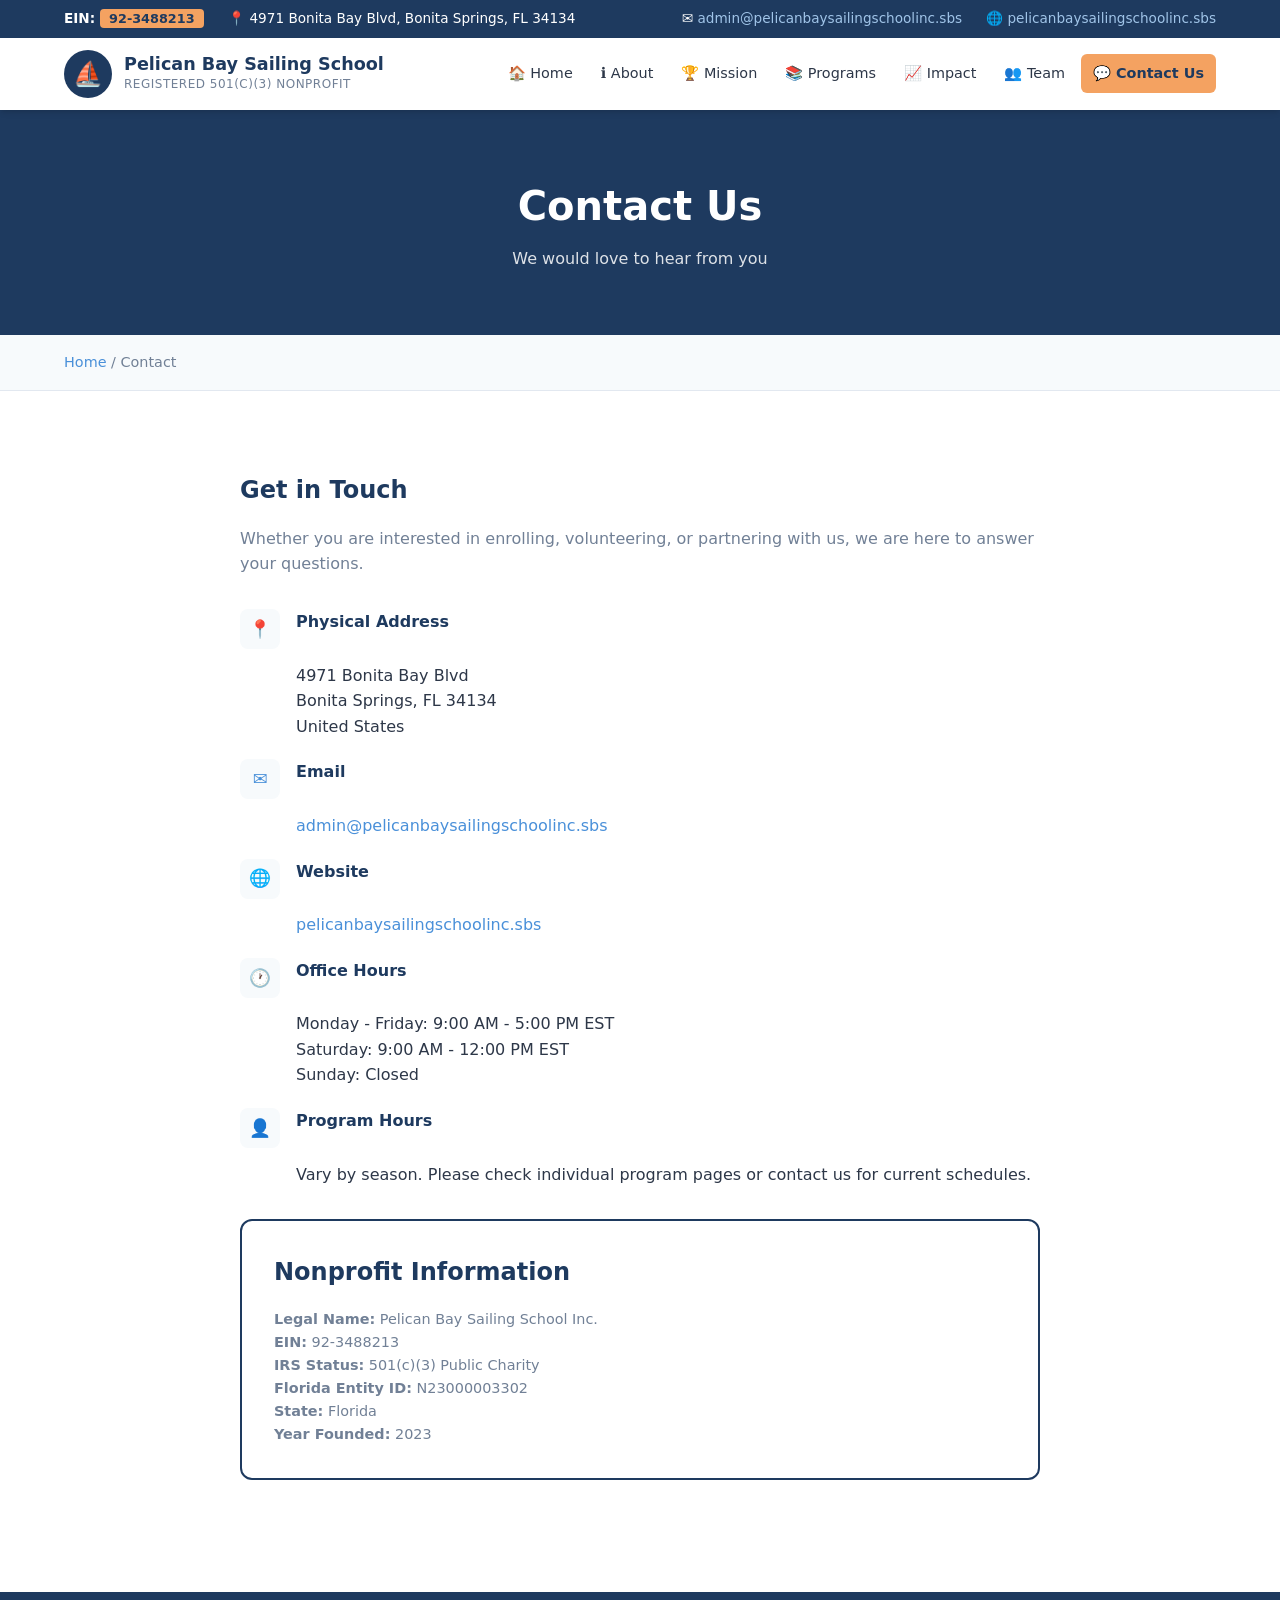
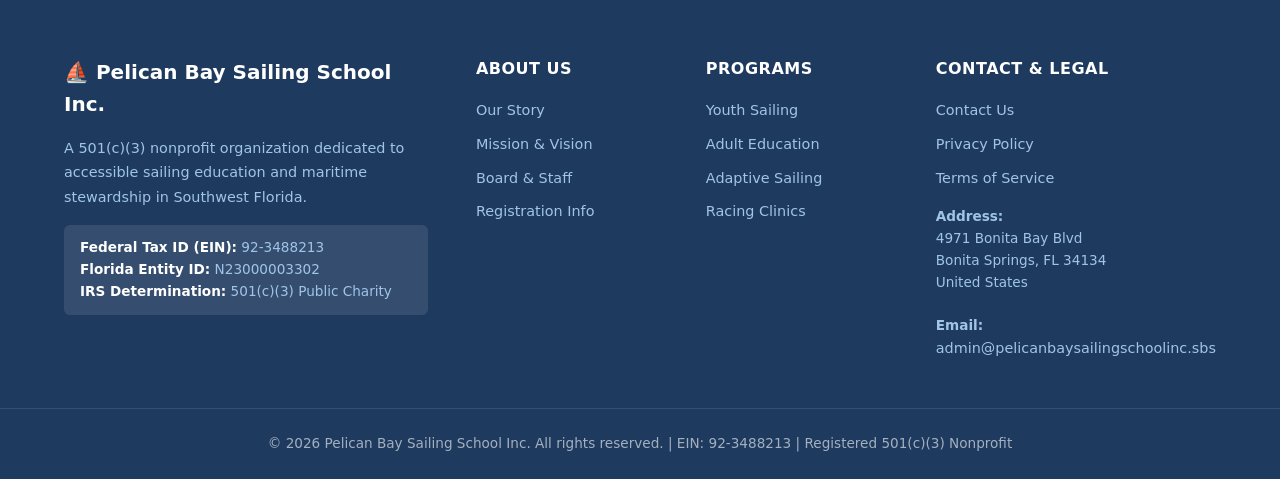
<file: contact.html>
<!DOCTYPE html>
<html lang="en">
<head>
  <meta charset="UTF-8">
  <meta name="viewport" content="width=device-width, initial-scale=1.0">
  <meta name="description" content="Contact Pelican Bay Sailing School Inc. at 4971 Bonita Bay Blvd, Bonita Springs, FL 34134. Email: admin@pelicanbaysailingschoolinc.sbs. EIN: 92-3488213.">
  <meta name="keywords" content="Pelican Bay Sailing School, sailing school Bonita Springs, nonprofit sailing Florida, 501c3 sailing education, youth sailing program, learn to sail Florida">
  <meta name="author" content="Pelican Bay Sailing School Inc.">
  <meta name="robots" content="index, follow">
  <link rel="canonical" href="https://pelicanbaysailingschoolinc.sbs/contact.html">
  <link rel="icon" type="image/svg+xml" href="images/logo-icon.svg">
  <title>Contact Us | Pelican Bay Sailing School Inc.</title>

  <!-- Open Graph -->
  <meta property="og:title" content="Contact Us | Pelican Bay Sailing School Inc.">
  <meta property="og:description" content="Contact Pelican Bay Sailing School Inc. at 4971 Bonita Bay Blvd, Bonita Springs, FL 34134. Email: admin@pelicanbaysailingschoolinc.sbs. EIN: 92-3488213.">
  <meta property="og:type" content="website">
  <meta property="og:url" content="https://pelicanbaysailingschoolinc.sbs/contact.html">
  <meta property="og:image" content="https://pelicanbaysailingschoolinc.sbs/images/og-image.jpg">
  <meta property="og:site_name" content="Pelican Bay Sailing School Inc.">

  <!-- Twitter Card -->
  <meta name="twitter:card" content="summary_large_image">
  <meta name="twitter:title" content="Contact Us | Pelican Bay Sailing School Inc.">
  <meta name="twitter:description" content="Contact Pelican Bay Sailing School Inc. at 4971 Bonita Bay Blvd, Bonita Springs, FL 34134. Email: admin@pelicanbaysailingschoolinc.sbs. EIN: 92-3488213.">

  <!-- Google Verification -->
  <meta name="google-site-verification" content="Pozbxaj-UjocbGTyTUbjS6zW-PMdNUOLQOpRGWnOACE">

  <!-- Schema.org Organization -->
  <script type="application/ld+json">
  {
    "@context": "https://schema.org",
    "@type": "NGO",
    "name": "Pelican Bay Sailing School Inc.",
    "alternateName": "Pelican Bay Sailing School",
    "url": "https://pelicanbaysailingschoolinc.sbs",
    "logo": "https://pelicanbaysailingschoolinc.sbs/images/logo-icon.svg",
    "description": "A 501(c)(3) nonprofit organization dedicated to providing accessible sailing education and maritime programs for youth and adults in Southwest Florida.",
    "nonprofitStatus": "Nonprofit501c3",
    "taxID": "92-3488213",
    "foundingDate": "2023",
    "address": {
      "@type": "PostalAddress",
      "streetAddress": "4971 Bonita Bay Blvd",
      "addressLocality": "Bonita Springs",
      "addressRegion": "FL",
      "postalCode": "34134",
      "addressCountry": "US"
    },
    "email": "admin@pelicanbaysailingschoolinc.sbs",
    "areaServed": {
      "@type": "City",
      "name": "Bonita Springs, Florida"
    },
    "sameAs": [
      "https://www.facebook.com/pelicanbaysailing",
      "https://www.instagram.com/pelicanbaysailing"
    ]
  }
  </script>

  <link rel="stylesheet" href="css/style.css">
  
</head>
<body>

<!-- Top Bar -->
<div class="top-bar">
  <div class="container">
    <div class="top-bar-left">
      <span><strong>EIN:</strong> <span class="ein-badge">92-3488213</span></span>
      <span>&#128205; 4971 Bonita Bay Blvd, Bonita Springs, FL 34134</span>
    </div>
    <div class="top-bar-right">
      <span>&#9993; <a href="mailto:admin@pelicanbaysailingschoolinc.sbs">admin@pelicanbaysailingschoolinc.sbs</a></span>
      <span>&#127760; <a href="https://pelicanbaysailingschoolinc.sbs">pelicanbaysailingschoolinc.sbs</a></span>
    </div>
  </div>
</div>

<!-- Header -->
<header class="site-header">
  <div class="container">
    <a href="index.html" class="logo">
      <div class="logo-icon">&#9973;</div>
      <div class="logo-text">
        <strong>Pelican Bay Sailing School</strong>
        <span>Registered 501(c)(3) Nonprofit</span>
      </div>
    </a>
    <button class="mobile-menu-btn" aria-label="Toggle menu">&#9776;</button>
    <nav class="main-nav">
      <ul>
        <li><a href="index.html">&#127968; Home</a></li>
        <li><a href="about.html">&#8505; About</a></li>
        <li><a href="mission.html">&#127942; Mission</a></li>
        <li><a href="programs.html">&#128218; Programs</a></li>
        <li><a href="impact.html">&#128200; Impact</a></li>
        <li><a href="team.html">&#128101; Team</a></li>
        <li><a href="contact.html" class="nav-cta">&#128172; Contact Us</a></li>
      </ul>
    </nav>
  </div>
</header>

<main>
  <div class="page-title">
    <div class="container">
      <h1>Contact Us</h1>
      <p>We would love to hear from you</p>
    </div>
  </div>

  <div class="breadcrumb">
    <div class="container">
      <a href="index.html">Home</a> / Contact
    </div>
  </div>

  <section class="section">
    <div class="container">
      <div class="contact-grid" style="grid-template-columns: 1fr; max-width: 800px; margin: 0 auto;">
        <div class="contact-info">
          <h3>Get in Touch</h3>
          <p style="color:var(--text-light);margin-bottom:2rem;">Whether you are interested in enrolling, volunteering, or partnering with us, we are here to answer your questions.</p>

          <div class="info-item">
            <div class="icon">&#128205;</div>
            <div>
              <strong>Physical Address</strong><br>
              4971 Bonita Bay Blvd<br>
              Bonita Springs, FL 34134<br>
              United States
            </div>
          </div>

          <div class="info-item">
            <div class="icon">&#9993;</div>
            <div>
              <strong>Email</strong><br>
              <a href="mailto:admin@pelicanbaysailingschoolinc.sbs">admin@pelicanbaysailingschoolinc.sbs</a>
            </div>
          </div>

          <div class="info-item">
            <div class="icon">&#127760;</div>
            <div>
              <strong>Website</strong><br>
              <a href="https://pelicanbaysailingschoolinc.sbs">pelicanbaysailingschoolinc.sbs</a>
            </div>
          </div>

          <div class="info-item">
            <div class="icon">&#128336;</div>
            <div>
              <strong>Office Hours</strong><br>
              Monday - Friday: 9:00 AM - 5:00 PM EST<br>
              Saturday: 9:00 AM - 12:00 PM EST<br>
              Sunday: Closed
            </div>
          </div>

          <div class="info-item">
            <div class="icon">&#128100;</div>
            <div>
              <strong>Program Hours</strong><br>
              Vary by season. Please check individual program pages or contact us for current schedules.
            </div>
          </div>

          <div class="reg-box" style="margin-top:2rem;">
            <h3>Nonprofit Information</h3>
            <p style="font-size:0.9rem;color:var(--text-light);line-height:1.6;">
              <strong>Legal Name:</strong> Pelican Bay Sailing School Inc.<br>
              <strong>EIN:</strong> 92-3488213<br>
              <strong>IRS Status:</strong> 501(c)(3) Public Charity<br>
              <strong>Florida Entity ID:</strong> N23000003302<br>
              <strong>State:</strong> Florida<br>
              <strong>Year Founded:</strong> 2023
            </p>
          </div>
        </div>
      </div>
    </div>
  </section>
</main>

<!-- Footer -->
<footer class="site-footer">
  <div class="footer-grid">
    <div class="footer-brand">
      <h3>&#9973; Pelican Bay Sailing School Inc.</h3>
      <p>A 501(c)(3) nonprofit organization dedicated to accessible sailing education and maritime stewardship in Southwest Florida.</p>
      <div class="ein-box">
        <strong>Federal Tax ID (EIN):</strong> 92-3488213<br>
        <strong>Florida Entity ID:</strong> N23000003302<br>
        <strong>IRS Determination:</strong> 501(c)(3) Public Charity
      </div>
    </div>
    <div class="footer-links">
      <h4>About Us</h4>
      <ul>
        <li><a href="about.html">Our Story</a></li>
        <li><a href="mission.html">Mission & Vision</a></li>
        <li><a href="team.html">Board & Staff</a></li>
        <li><a href="registration.html">Registration Info</a></li>
      </ul>
    </div>
    <div class="footer-links">
      <h4>Programs</h4>
      <ul>
        <li><a href="programs.html">Youth Sailing</a></li>
        <li><a href="programs.html">Adult Education</a></li>
        <li><a href="programs.html">Adaptive Sailing</a></li>
        <li><a href="programs.html">Racing Clinics</a></li>
      </ul>
    </div>
    <div class="footer-links">
      <h4>Contact & Legal</h4>
      <ul>
        <li><a href="contact.html">Contact Us</a></li>
        <li><a href="privacy.html">Privacy Policy</a></li>
        <li><a href="terms.html">Terms of Service</a></li>
      </ul>
      <p style="margin-top:1rem;font-size:0.85rem;">
        <strong>Address:</strong><br>
        4971 Bonita Bay Blvd<br>
        Bonita Springs, FL 34134<br>
        United States<br><br>
        <strong>Email:</strong><br>
        <a href="mailto:admin@pelicanbaysailingschoolinc.sbs" style="color:#a0c4e8;">admin@pelicanbaysailingschoolinc.sbs</a>
      </p>
    </div>
  </div>
  <div class="footer-bottom">
    <p>&copy; <span class="current-year"></span> Pelican Bay Sailing School Inc. All rights reserved. | EIN: 92-3488213 | Registered 501(c)(3) Nonprofit</p>
  </div>
</footer>

<script src="js/main.js"></script>
</body>
</html>
</file>
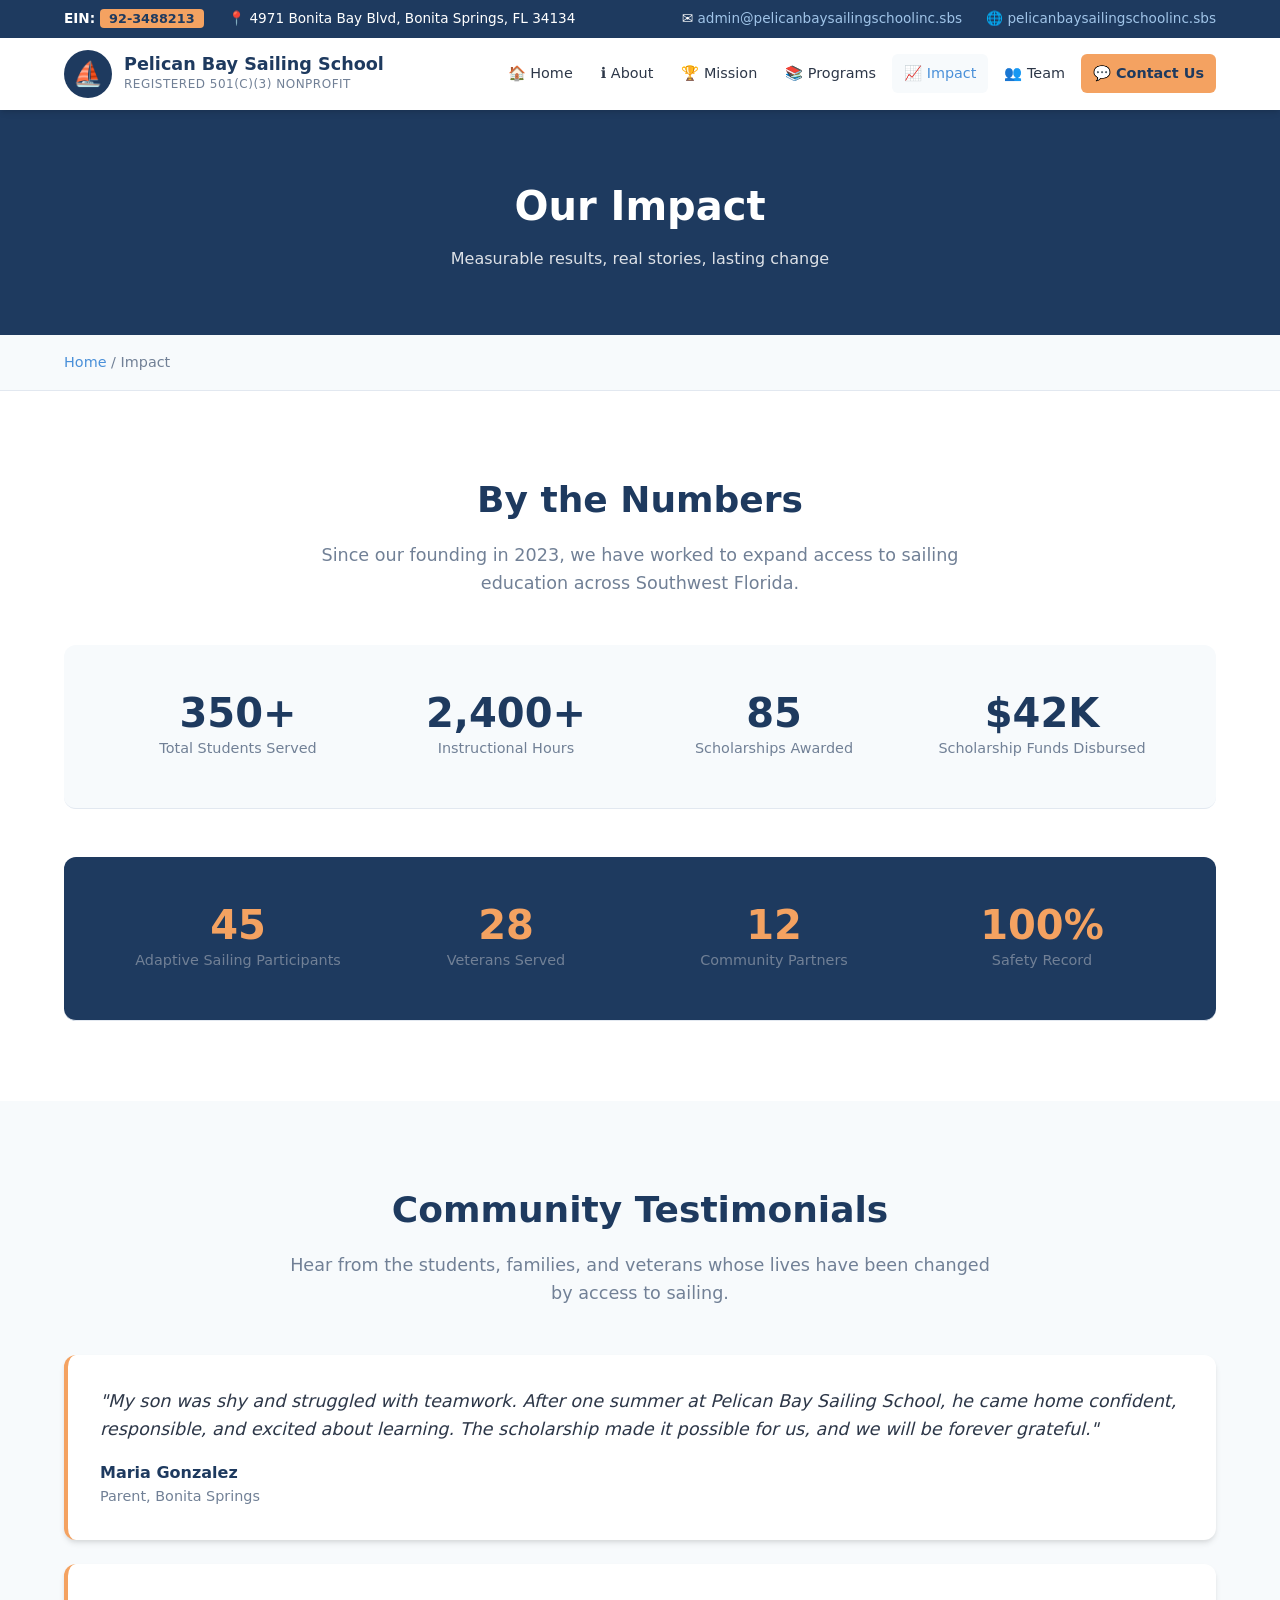
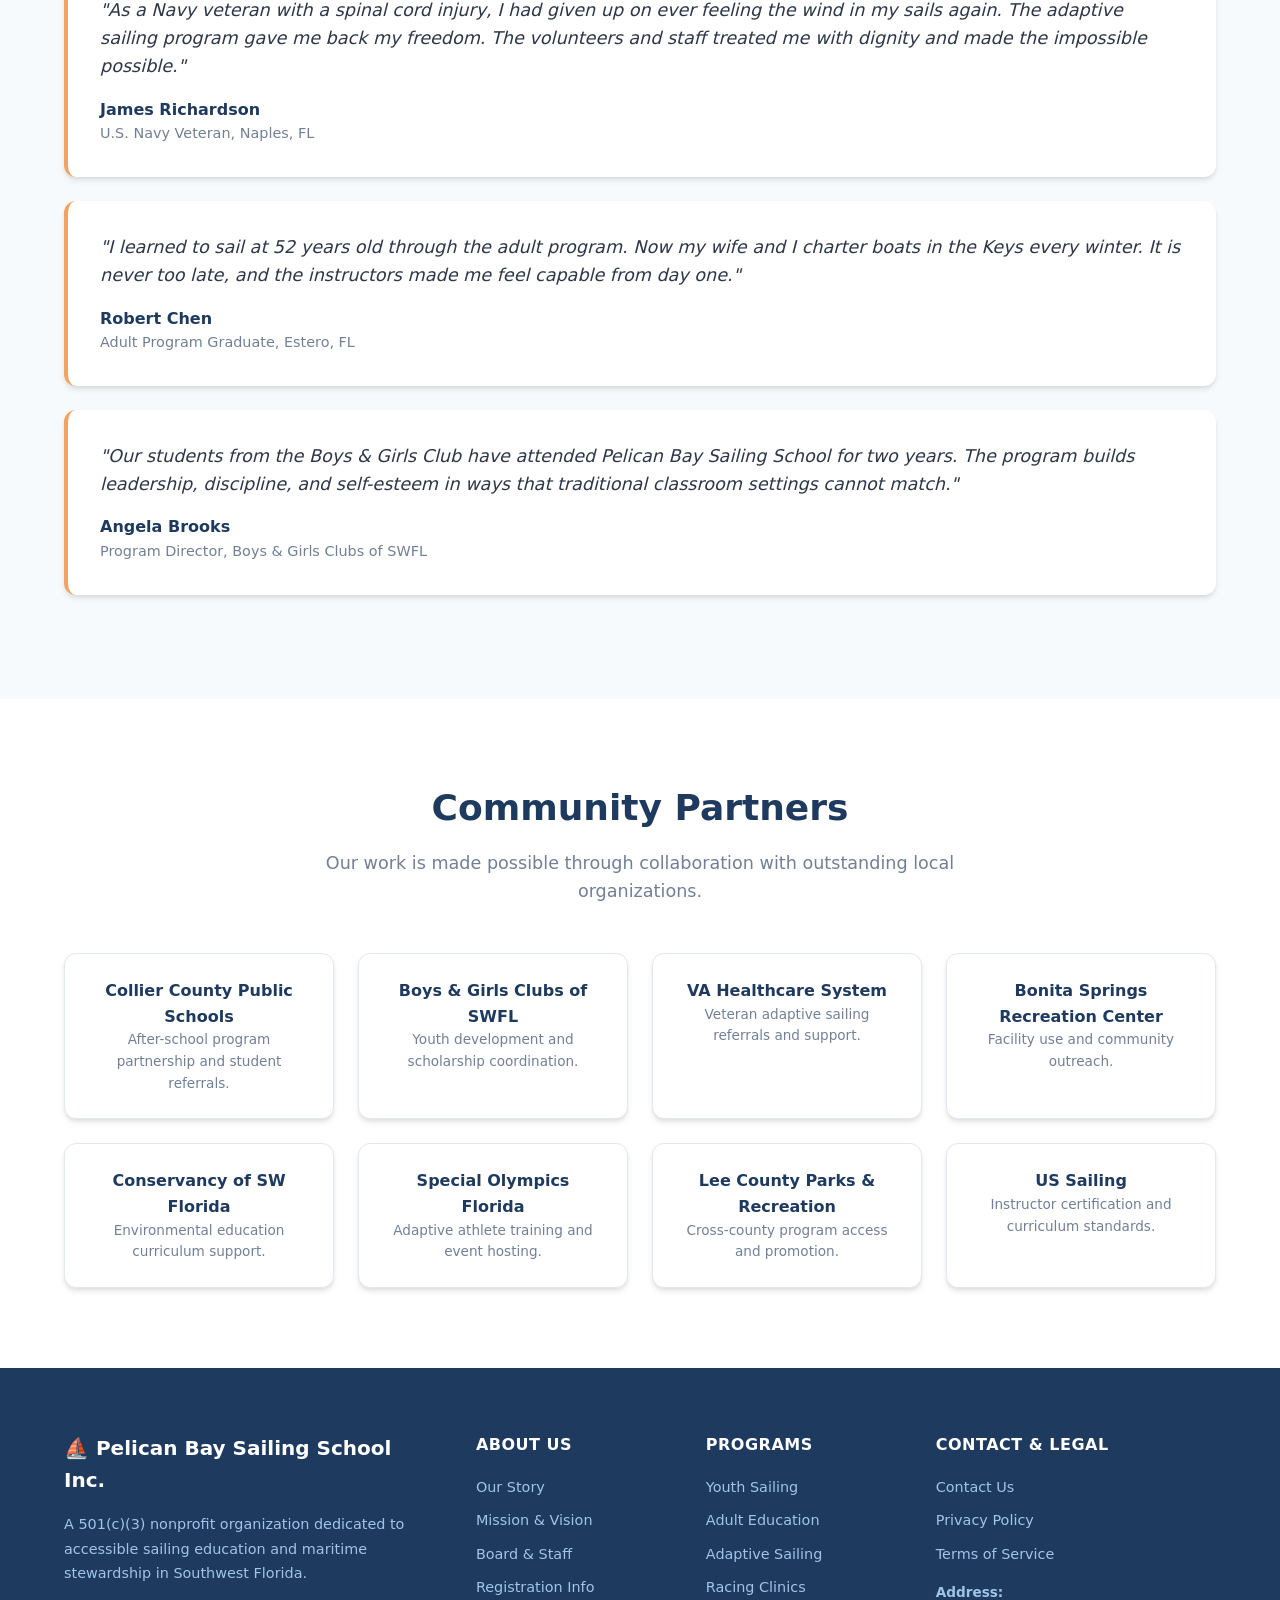
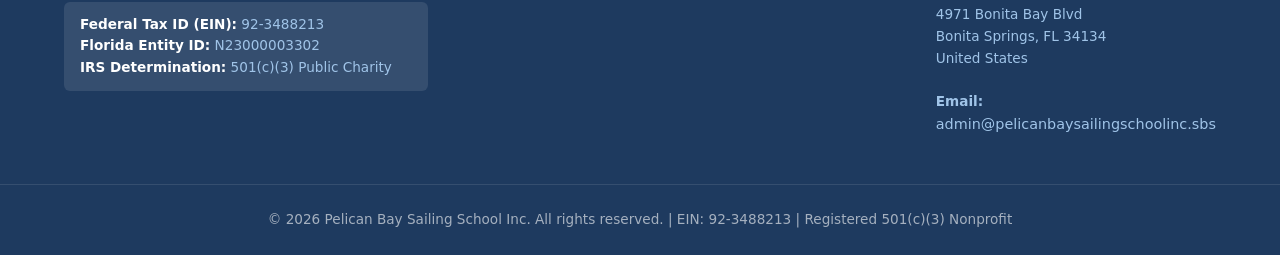
<file: impact.html>
<!DOCTYPE html>
<html lang="en">
<head>
  <meta charset="UTF-8">
  <meta name="viewport" content="width=device-width, initial-scale=1.0">
  <meta name="description" content="See the measurable impact of Pelican Bay Sailing School Inc. on our community. Student success stories, partner organizations, and annual results. EIN: 92-3488213.">
  <meta name="keywords" content="Pelican Bay Sailing School, sailing school Bonita Springs, nonprofit sailing Florida, 501c3 sailing education, youth sailing program, learn to sail Florida">
  <meta name="author" content="Pelican Bay Sailing School Inc.">
  <meta name="robots" content="index, follow">
  <link rel="canonical" href="https://pelicanbaysailingschoolinc.sbs/impact.html">
  <link rel="icon" type="image/svg+xml" href="images/logo-icon.svg">
  <title>Impact | Pelican Bay Sailing School Inc.</title>

  <!-- Open Graph -->
  <meta property="og:title" content="Impact | Pelican Bay Sailing School Inc.">
  <meta property="og:description" content="See the measurable impact of Pelican Bay Sailing School Inc. on our community. Student success stories, partner organizations, and annual results. EIN: 92-3488213.">
  <meta property="og:type" content="website">
  <meta property="og:url" content="https://pelicanbaysailingschoolinc.sbs/impact.html">
  <meta property="og:image" content="https://pelicanbaysailingschoolinc.sbs/images/og-image.jpg">
  <meta property="og:site_name" content="Pelican Bay Sailing School Inc.">

  <!-- Twitter Card -->
  <meta name="twitter:card" content="summary_large_image">
  <meta name="twitter:title" content="Impact | Pelican Bay Sailing School Inc.">
  <meta name="twitter:description" content="See the measurable impact of Pelican Bay Sailing School Inc. on our community. Student success stories, partner organizations, and annual results. EIN: 92-3488213.">

  <!-- Google Verification (replace with actual code) -->
  <meta name="google-site-verification" content="Pozbxaj-UjocbGTyTUbjS6zW-PMdNUOLQOpRGWnOACE">

  <!-- Schema.org Organization -->
  <script type="application/ld+json">
  {
    "@context": "https://schema.org",
    "@type": "NGO",
    "name": "Pelican Bay Sailing School Inc.",
    "alternateName": "Pelican Bay Sailing School",
    "url": "https://pelicanbaysailingschoolinc.sbs",
    "logo": "https://pelicanbaysailingschoolinc.sbs/images/logo-icon.svg",
    "description": "A 501(c)(3) nonprofit organization dedicated to providing accessible sailing education and maritime programs for youth and adults in Southwest Florida.",
    "nonprofitStatus": "Nonprofit501c3",
    "taxID": "92-3488213",
    "foundingDate": "2023",
    "address": {
      "@type": "PostalAddress",
      "streetAddress": "4971 Bonita Bay Blvd",
      "addressLocality": "Bonita Springs",
      "addressRegion": "FL",
      "postalCode": "34134",
      "addressCountry": "US"
    },
    "email": "admin@pelicanbaysailingschoolinc.sbs",
    "areaServed": {
      "@type": "City",
      "name": "Bonita Springs, Florida"
    },
    "sameAs": [
      "https://www.facebook.com/pelicanbaysailing",
      "https://www.instagram.com/pelicanbaysailing"
    ]
  }
  </script>

  <link rel="stylesheet" href="css/style.css">
  
</head>
<body>

<!-- Top Bar -->
<div class="top-bar">
  <div class="container">
    <div class="top-bar-left">
      <span><strong>EIN:</strong> <span class="ein-badge">92-3488213</span></span>
      <span>&#128205; 4971 Bonita Bay Blvd, Bonita Springs, FL 34134</span>
    </div>
    <div class="top-bar-right">
      <span>&#9993; <a href="mailto:admin@pelicanbaysailingschoolinc.sbs">admin@pelicanbaysailingschoolinc.sbs</a></span>
      <span>&#127760; <a href="https://pelicanbaysailingschoolinc.sbs">pelicanbaysailingschoolinc.sbs</a></span>
    </div>
  </div>
</div>

<!-- Header -->
<header class="site-header">
  <div class="container">
    <a href="index.html" class="logo">
      <div class="logo-icon">&#9973;</div>
      <div class="logo-text">
        <strong>Pelican Bay Sailing School</strong>
        <span>Registered 501(c)(3) Nonprofit</span>
      </div>
    </a>
    <button class="mobile-menu-btn" aria-label="Toggle menu">&#9776;</button>
    <nav class="main-nav">
      <ul>
        <li><a href="index.html">&#127968; Home</a></li>
        <li><a href="about.html">&#8505; About</a></li>
        <li><a href="mission.html">&#127942; Mission</a></li>
        <li><a href="programs.html">&#128218; Programs</a></li>
        <li><a href="impact.html">&#128200; Impact</a></li>
        <li><a href="team.html">&#128101; Team</a></li>
        <li><a href="contact.html" class="nav-cta">&#128172; Contact Us</a></li>
      </ul>
    </nav>
  </div>
</header>

<main>
  <div class="page-title">
    <div class="container">
      <h1>Our Impact</h1>
      <p>Measurable results, real stories, lasting change</p>
    </div>
  </div>

  <div class="breadcrumb">
    <div class="container">
      <a href="index.html">Home</a> / Impact
    </div>
  </div>

  <section class="section">
    <div class="container">
      <div class="section-header">
        <h2>By the Numbers</h2>
        <p>Since our founding in 2023, we have worked to expand access to sailing education across Southwest Florida.</p>
      </div>
      <div class="stats-bar" style="background:var(--bg-alt);border-radius:12px;padding:3rem 2rem;margin-bottom:3rem;">
        <div class="container" style="display:grid;grid-template-columns:repeat(4,1fr);gap:2rem;">
          <div class="stat-item">
            <div class="stat-number">350+</div>
            <div class="stat-label">Total Students Served</div>
          </div>
          <div class="stat-item">
            <div class="stat-number">2,400+</div>
            <div class="stat-label">Instructional Hours</div>
          </div>
          <div class="stat-item">
            <div class="stat-number">85</div>
            <div class="stat-label">Scholarships Awarded</div>
          </div>
          <div class="stat-item">
            <div class="stat-number">$42K</div>
            <div class="stat-label">Scholarship Funds Disbursed</div>
          </div>
        </div>
      </div>
      <div class="stats-bar" style="background:var(--primary);color:#fff;border-radius:12px;padding:3rem 2rem;">
        <div class="container" style="display:grid;grid-template-columns:repeat(4,1fr);gap:2rem;">
          <div class="stat-item">
            <div class="stat-number" style="color:var(--accent);">45</div>
            <div class="stat-label">Adaptive Sailing Participants</div>
          </div>
          <div class="stat-item">
            <div class="stat-number" style="color:var(--accent);">28</div>
            <div class="stat-label">Veterans Served</div>
          </div>
          <div class="stat-item">
            <div class="stat-number" style="color:var(--accent);">12</div>
            <div class="stat-label">Community Partners</div>
          </div>
          <div class="stat-item">
            <div class="stat-number" style="color:var(--accent);">100%</div>
            <div class="stat-label">Safety Record</div>
          </div>
        </div>
      </div>
    </div>
  </section>

  <section class="section section-alt">
    <div class="container">
      <div class="section-header">
        <h2>Community Testimonials</h2>
        <p>Hear from the students, families, and veterans whose lives have been changed by access to sailing.</p>
      </div>
      <div class="testimonial">
        <p>"My son was shy and struggled with teamwork. After one summer at Pelican Bay Sailing School, he came home confident, responsible, and excited about learning. The scholarship made it possible for us, and we will be forever grateful."</p>
        <div class="testimonial-author">Maria Gonzalez</div>
        <div class="testimonial-role">Parent, Bonita Springs</div>
      </div>
      <div class="testimonial">
        <p>"As a Navy veteran with a spinal cord injury, I had given up on ever feeling the wind in my sails again. The adaptive sailing program gave me back my freedom. The volunteers and staff treated me with dignity and made the impossible possible."</p>
        <div class="testimonial-author">James Richardson</div>
        <div class="testimonial-role">U.S. Navy Veteran, Naples, FL</div>
      </div>
      <div class="testimonial">
        <p>"I learned to sail at 52 years old through the adult program. Now my wife and I charter boats in the Keys every winter. It is never too late, and the instructors made me feel capable from day one."</p>
        <div class="testimonial-author">Robert Chen</div>
        <div class="testimonial-role">Adult Program Graduate, Estero, FL</div>
      </div>
      <div class="testimonial">
        <p>"Our students from the Boys & Girls Club have attended Pelican Bay Sailing School for two years. The program builds leadership, discipline, and self-esteem in ways that traditional classroom settings cannot match."</p>
        <div class="testimonial-author">Angela Brooks</div>
        <div class="testimonial-role">Program Director, Boys & Girls Clubs of SWFL</div>
      </div>
    </div>
  </section>

  <section class="section">
    <div class="container">
      <div class="section-header">
        <h2>Community Partners</h2>
        <p>Our work is made possible through collaboration with outstanding local organizations.</p>
      </div>
      <div class="card-grid" style="grid-template-columns:repeat(auto-fit,minmax(220px,1fr));">
        <div class="card" style="padding:1.5rem;text-align:center;">
          <h4 style="color:var(--primary);">Collier County Public Schools</h4>
          <p style="font-size:0.85rem;color:var(--text-light);">After-school program partnership and student referrals.</p>
        </div>
        <div class="card" style="padding:1.5rem;text-align:center;">
          <h4 style="color:var(--primary);">Boys & Girls Clubs of SWFL</h4>
          <p style="font-size:0.85rem;color:var(--text-light);">Youth development and scholarship coordination.</p>
        </div>
        <div class="card" style="padding:1.5rem;text-align:center;">
          <h4 style="color:var(--primary);">VA Healthcare System</h4>
          <p style="font-size:0.85rem;color:var(--text-light);">Veteran adaptive sailing referrals and support.</p>
        </div>
        <div class="card" style="padding:1.5rem;text-align:center;">
          <h4 style="color:var(--primary);">Bonita Springs Recreation Center</h4>
          <p style="font-size:0.85rem;color:var(--text-light);">Facility use and community outreach.</p>
        </div>
        <div class="card" style="padding:1.5rem;text-align:center;">
          <h4 style="color:var(--primary);">Conservancy of SW Florida</h4>
          <p style="font-size:0.85rem;color:var(--text-light);">Environmental education curriculum support.</p>
        </div>
        <div class="card" style="padding:1.5rem;text-align:center;">
          <h4 style="color:var(--primary);">Special Olympics Florida</h4>
          <p style="font-size:0.85rem;color:var(--text-light);">Adaptive athlete training and event hosting.</p>
        </div>
        <div class="card" style="padding:1.5rem;text-align:center;">
          <h4 style="color:var(--primary);">Lee County Parks & Recreation</h4>
          <p style="font-size:0.85rem;color:var(--text-light);">Cross-county program access and promotion.</p>
        </div>
        <div class="card" style="padding:1.5rem;text-align:center;">
          <h4 style="color:var(--primary);">US Sailing</h4>
          <p style="font-size:0.85rem;color:var(--text-light);">Instructor certification and curriculum standards.</p>
        </div>
      </div>
    </div>
  </section>
</main>

<!-- Footer -->
<footer class="site-footer">
  <div class="footer-grid">
    <div class="footer-brand">
      <h3>&#9973; Pelican Bay Sailing School Inc.</h3>
      <p>A 501(c)(3) nonprofit organization dedicated to accessible sailing education and maritime stewardship in Southwest Florida.</p>
      <div class="ein-box">
        <strong>Federal Tax ID (EIN):</strong> 92-3488213<br>
        <strong>Florida Entity ID:</strong> N23000003302<br>
        <strong>IRS Determination:</strong> 501(c)(3) Public Charity
      </div>
      
    </div>
    <div class="footer-links">
      <h4>About Us</h4>
      <ul>
        <li><a href="about.html">Our Story</a></li>
        <li><a href="mission.html">Mission & Vision</a></li>
        <li><a href="team.html">Board & Staff</a></li>
        <li><a href="registration.html">Registration Info</a></li>
      </ul>
    </div>
    <div class="footer-links">
      <h4>Programs</h4>
      <ul>
        <li><a href="programs.html">Youth Sailing</a></li>
        <li><a href="programs.html">Adult Education</a></li>
        <li><a href="programs.html">Adaptive Sailing</a></li>
        <li><a href="programs.html">Racing Clinics</a></li>
      </ul>
    </div>
    <div class="footer-links">
      <h4>Contact & Legal</h4>
      <ul>
        <li><a href="contact.html">Contact Us</a></li>
        <li><a href="privacy.html">Privacy Policy</a></li>
        <li><a href="terms.html">Terms of Service</a></li>
      </ul>
      <p style="margin-top:1rem;font-size:0.85rem;">
        <strong>Address:</strong><br>
        4971 Bonita Bay Blvd<br>
        Bonita Springs, FL 34134<br>
        United States<br><br>
        <strong>Email:</strong><br>
        <a href="mailto:admin@pelicanbaysailingschoolinc.sbs" style="color:#a0c4e8;">admin@pelicanbaysailingschoolinc.sbs</a>
      </p>
    </div>
  </div>
  <div class="footer-bottom">
    <p>&copy; <span class="current-year"></span> Pelican Bay Sailing School Inc. All rights reserved. | EIN: 92-3488213 | Registered 501(c)(3) Nonprofit</p>
  </div>
</footer>

<script src="js/main.js"></script>
</body>
</html>
</file>
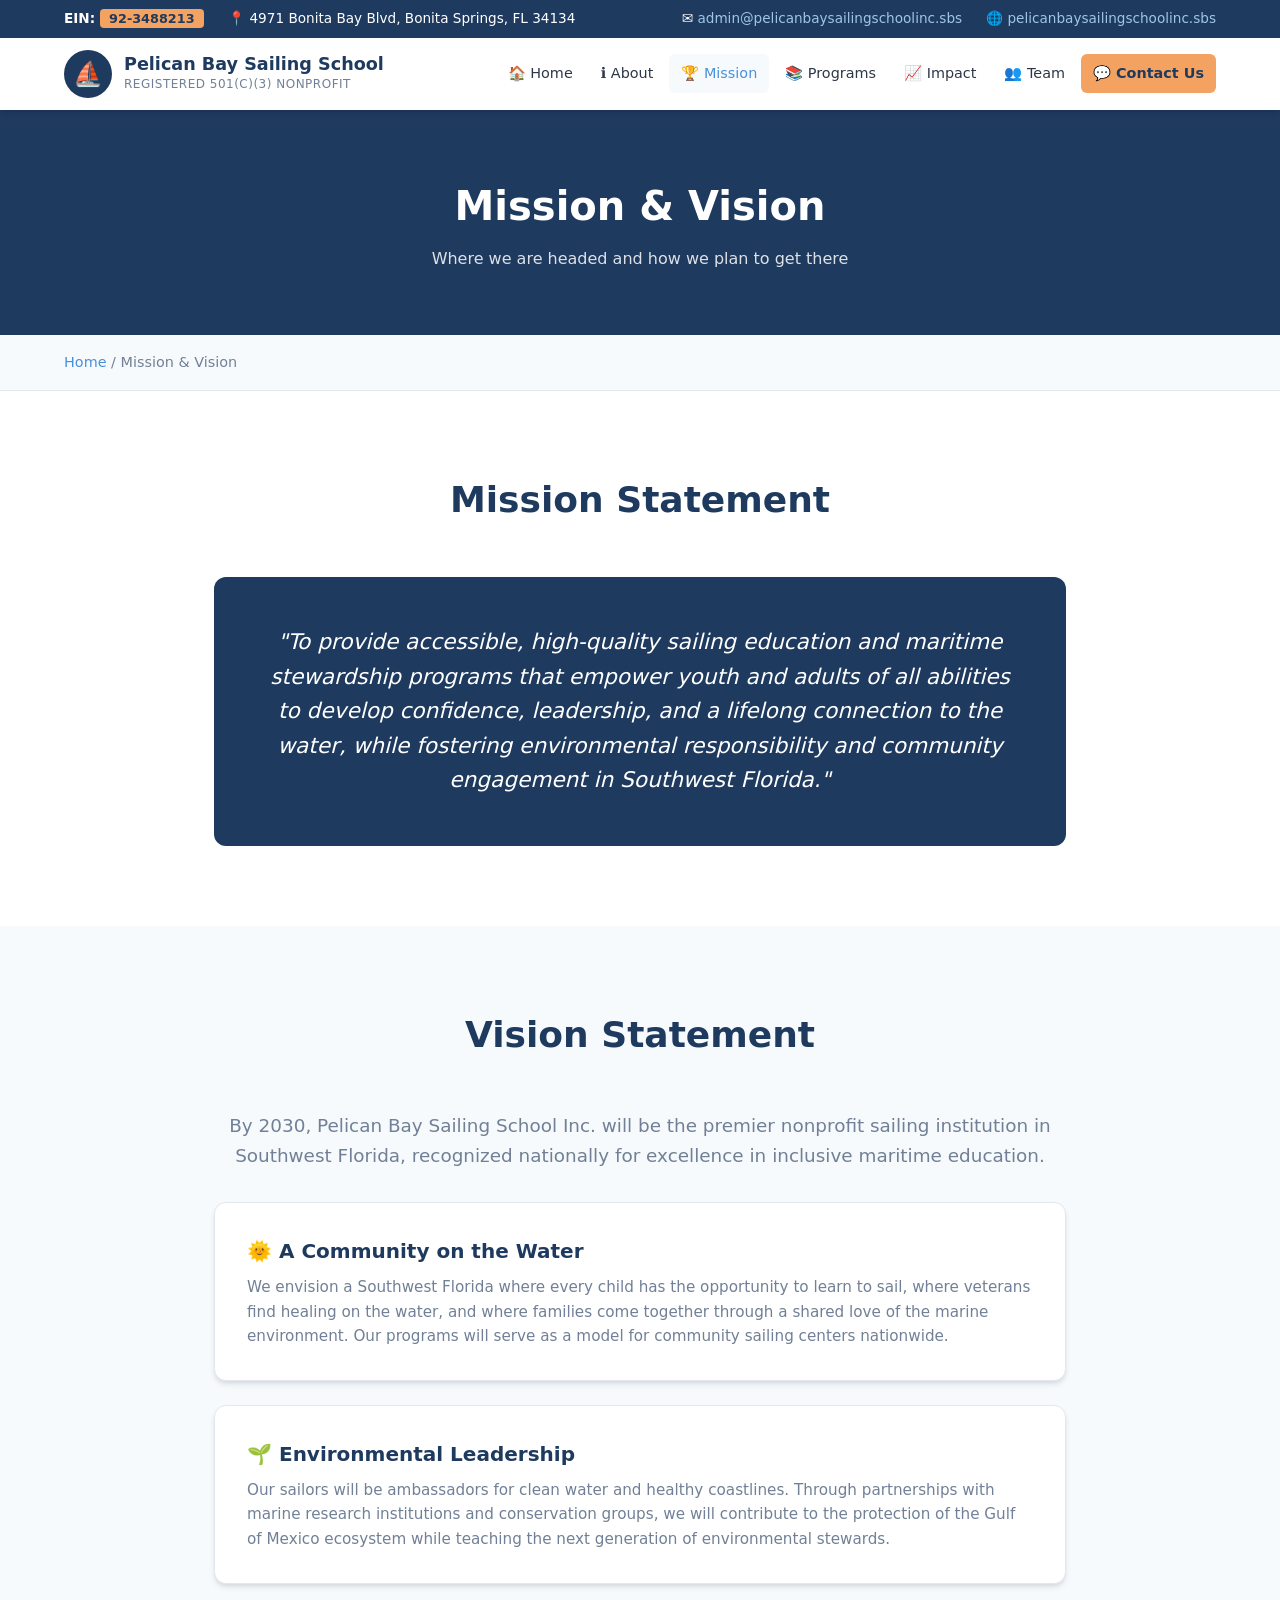
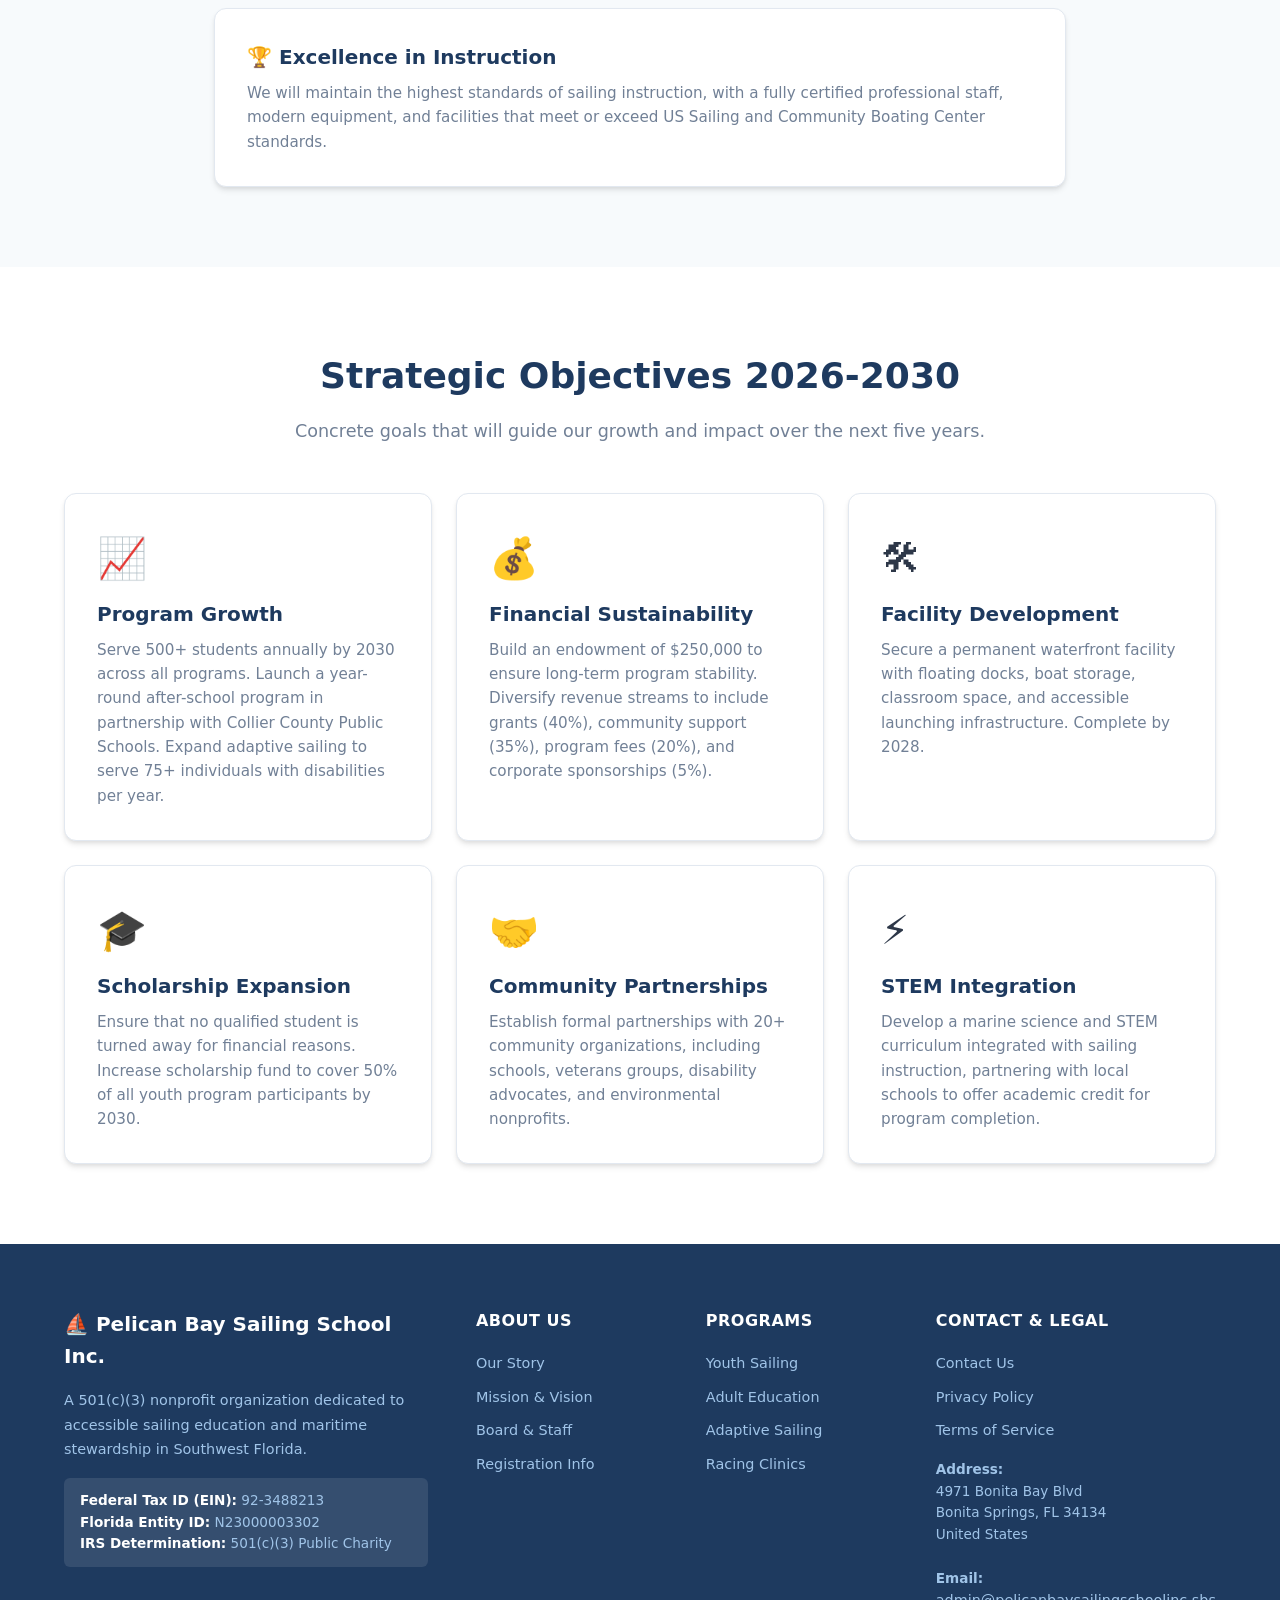
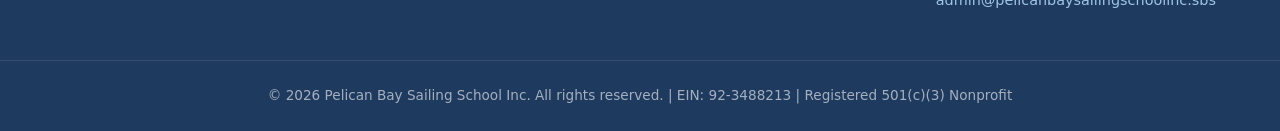
<file: mission.html>
<!DOCTYPE html>
<html lang="en">
<head>
  <meta charset="UTF-8">
  <meta name="viewport" content="width=device-width, initial-scale=1.0">
  <meta name="description" content="Our mission is to provide accessible sailing education and maritime stewardship for all. Read our vision for 2026-2030. EIN: 92-3488213.">
  <meta name="keywords" content="Pelican Bay Sailing School, sailing school Bonita Springs, nonprofit sailing Florida, 501c3 sailing education, youth sailing program, learn to sail Florida">
  <meta name="author" content="Pelican Bay Sailing School Inc.">
  <meta name="robots" content="index, follow">
  <link rel="canonical" href="https://pelicanbaysailingschoolinc.sbs/mission.html">
  <link rel="icon" type="image/svg+xml" href="images/logo-icon.svg">
  <title>Mission & Vision | Pelican Bay Sailing School Inc.</title>

  <!-- Open Graph -->
  <meta property="og:title" content="Mission & Vision | Pelican Bay Sailing School Inc.">
  <meta property="og:description" content="Our mission is to provide accessible sailing education and maritime stewardship for all. Read our vision for 2026-2030. EIN: 92-3488213.">
  <meta property="og:type" content="website">
  <meta property="og:url" content="https://pelicanbaysailingschoolinc.sbs/mission.html">
  <meta property="og:image" content="https://pelicanbaysailingschoolinc.sbs/images/og-image.jpg">
  <meta property="og:site_name" content="Pelican Bay Sailing School Inc.">

  <!-- Twitter Card -->
  <meta name="twitter:card" content="summary_large_image">
  <meta name="twitter:title" content="Mission & Vision | Pelican Bay Sailing School Inc.">
  <meta name="twitter:description" content="Our mission is to provide accessible sailing education and maritime stewardship for all. Read our vision for 2026-2030. EIN: 92-3488213.">

  <!-- Google Verification -->
  <meta name="google-site-verification" content="Pozbxaj-UjocbGTyTUbjS6zW-PMdNUOLQOpRGWnOACE">

  <!-- Schema.org Organization -->
  <script type="application/ld+json">
  {
    "@context": "https://schema.org",
    "@type": "NGO",
    "name": "Pelican Bay Sailing School Inc.",
    "alternateName": "Pelican Bay Sailing School",
    "url": "https://pelicanbaysailingschoolinc.sbs",
    "logo": "https://pelicanbaysailingschoolinc.sbs/images/logo-icon.svg",
    "description": "A 501(c)(3) nonprofit organization dedicated to providing accessible sailing education and maritime programs for youth and adults in Southwest Florida.",
    "nonprofitStatus": "Nonprofit501c3",
    "taxID": "92-3488213",
    "foundingDate": "2023",
    "address": {
      "@type": "PostalAddress",
      "streetAddress": "4971 Bonita Bay Blvd",
      "addressLocality": "Bonita Springs",
      "addressRegion": "FL",
      "postalCode": "34134",
      "addressCountry": "US"
    },
    "email": "admin@pelicanbaysailingschoolinc.sbs",
    "areaServed": {
      "@type": "City",
      "name": "Bonita Springs, Florida"
    },
    "sameAs": [
      "https://www.facebook.com/pelicanbaysailing",
      "https://www.instagram.com/pelicanbaysailing"
    ]
  }
  </script>

  <link rel="stylesheet" href="css/style.css">
  
</head>
<body>

<!-- Top Bar -->
<div class="top-bar">
  <div class="container">
    <div class="top-bar-left">
      <span><strong>EIN:</strong> <span class="ein-badge">92-3488213</span></span>
      <span>&#128205; 4971 Bonita Bay Blvd, Bonita Springs, FL 34134</span>
    </div>
    <div class="top-bar-right">
      <span>&#9993; <a href="mailto:admin@pelicanbaysailingschoolinc.sbs">admin@pelicanbaysailingschoolinc.sbs</a></span>
      <span>&#127760; <a href="https://pelicanbaysailingschoolinc.sbs">pelicanbaysailingschoolinc.sbs</a></span>
    </div>
  </div>
</div>

<!-- Header -->
<header class="site-header">
  <div class="container">
    <a href="index.html" class="logo">
      <div class="logo-icon">&#9973;</div>
      <div class="logo-text">
        <strong>Pelican Bay Sailing School</strong>
        <span>Registered 501(c)(3) Nonprofit</span>
      </div>
    </a>
    <button class="mobile-menu-btn" aria-label="Toggle menu">&#9776;</button>
    <nav class="main-nav">
      <ul>
        <li><a href="index.html">&#127968; Home</a></li>
        <li><a href="about.html">&#8505; About</a></li>
        <li><a href="mission.html">&#127942; Mission</a></li>
        <li><a href="programs.html">&#128218; Programs</a></li>
        <li><a href="impact.html">&#128200; Impact</a></li>
        <li><a href="team.html">&#128101; Team</a></li>
        <li><a href="contact.html" class="nav-cta">&#128172; Contact Us</a></li>
      </ul>
    </nav>
  </div>
</header>

<main>
  <div class="page-title">
    <div class="container">
      <h1>Mission & Vision</h1>
      <p>Where we are headed and how we plan to get there</p>
    </div>
  </div>

  <div class="breadcrumb">
    <div class="container">
      <a href="index.html">Home</a> / Mission & Vision
    </div>
  </div>

  <section class="section">
    <div class="container" style="max-width:900px;">
      <div class="section-header">
        <h2>Mission Statement</h2>
      </div>
      <div style="background:var(--primary);color:#fff;padding:3rem;border-radius:12px;text-align:center;">
        <p style="font-size:1.35rem;line-height:1.6;font-style:italic;">"To provide accessible, high-quality sailing education and maritime stewardship programs that empower youth and adults of all abilities to develop confidence, leadership, and a lifelong connection to the water, while fostering environmental responsibility and community engagement in Southwest Florida."</p>
      </div>
    </div>
  </section>

  <section class="section section-alt">
    <div class="container" style="max-width:900px;">
      <div class="section-header">
        <h2>Vision Statement</h2>
      </div>
      <p style="font-size:1.15rem;color:var(--text-light);text-align:center;margin-bottom:2rem;">By 2030, Pelican Bay Sailing School Inc. will be the premier nonprofit sailing institution in Southwest Florida, recognized nationally for excellence in inclusive maritime education.</p>
      <div class="card-grid" style="grid-template-columns:1fr;">
        <div class="card" style="padding:2rem;">
          <h3>&#127774; A Community on the Water</h3>
          <p>We envision a Southwest Florida where every child has the opportunity to learn to sail, where veterans find healing on the water, and where families come together through a shared love of the marine environment. Our programs will serve as a model for community sailing centers nationwide.</p>
        </div>
        <div class="card" style="padding:2rem;">
          <h3>&#127793; Environmental Leadership</h3>
          <p>Our sailors will be ambassadors for clean water and healthy coastlines. Through partnerships with marine research institutions and conservation groups, we will contribute to the protection of the Gulf of Mexico ecosystem while teaching the next generation of environmental stewards.</p>
        </div>
        <div class="card" style="padding:2rem;">
          <h3>&#127942; Excellence in Instruction</h3>
          <p>We will maintain the highest standards of sailing instruction, with a fully certified professional staff, modern equipment, and facilities that meet or exceed US Sailing and Community Boating Center standards.</p>
        </div>
      </div>
    </div>
  </section>

  <section class="section">
    <div class="container">
      <div class="section-header">
        <h2>Strategic Objectives 2026-2030</h2>
        <p>Concrete goals that will guide our growth and impact over the next five years.</p>
      </div>
      <div class="card-grid">
        <div class="card" style="padding:2rem;">
          <div style="font-size:2.5rem;margin-bottom:0.5rem;">&#128200;</div>
          <h3>Program Growth</h3>
          <p>Serve 500+ students annually by 2030 across all programs. Launch a year-round after-school program in partnership with Collier County Public Schools. Expand adaptive sailing to serve 75+ individuals with disabilities per year.</p>
        </div>
        <div class="card" style="padding:2rem;">
          <div style="font-size:2.5rem;margin-bottom:0.5rem;">&#128176;</div>
          <h3>Financial Sustainability</h3>
          <p>Build an endowment of $250,000 to ensure long-term program stability. Diversify revenue streams to include grants (40%), community support (35%), program fees (20%), and corporate sponsorships (5%).</p>
        </div>
        <div class="card" style="padding:2rem;">
          <div style="font-size:2.5rem;margin-bottom:0.5rem;">&#128736;</div>
          <h3>Facility Development</h3>
          <p>Secure a permanent waterfront facility with floating docks, boat storage, classroom space, and accessible launching infrastructure. Complete by 2028.</p>
        </div>
        <div class="card" style="padding:2rem;">
          <div style="font-size:2.5rem;margin-bottom:0.5rem;">&#127891;</div>
          <h3>Scholarship Expansion</h3>
          <p>Ensure that no qualified student is turned away for financial reasons. Increase scholarship fund to cover 50% of all youth program participants by 2030.</p>
        </div>
        <div class="card" style="padding:2rem;">
          <div style="font-size:2.5rem;margin-bottom:0.5rem;">&#129309;</div>
          <h3>Community Partnerships</h3>
          <p>Establish formal partnerships with 20+ community organizations, including schools, veterans groups, disability advocates, and environmental nonprofits.</p>
        </div>
        <div class="card" style="padding:2rem;">
          <div style="font-size:2.5rem;margin-bottom:0.5rem;">&#9889;</div>
          <h3>STEM Integration</h3>
          <p>Develop a marine science and STEM curriculum integrated with sailing instruction, partnering with local schools to offer academic credit for program completion.</p>
        </div>
      </div>
    </div>
  </section>
</main>

<!-- Footer -->
<footer class="site-footer">
  <div class="footer-grid">
    <div class="footer-brand">
      <h3>&#9973; Pelican Bay Sailing School Inc.</h3>
      <p>A 501(c)(3) nonprofit organization dedicated to accessible sailing education and maritime stewardship in Southwest Florida.</p>
      <div class="ein-box">
        <strong>Federal Tax ID (EIN):</strong> 92-3488213<br>
        <strong>Florida Entity ID:</strong> N23000003302<br>
        <strong>IRS Determination:</strong> 501(c)(3) Public Charity
      </div>
    </div>
    <div class="footer-links">
      <h4>About Us</h4>
      <ul>
        <li><a href="about.html">Our Story</a></li>
        <li><a href="mission.html">Mission & Vision</a></li>
        <li><a href="team.html">Board & Staff</a></li>
        <li><a href="registration.html">Registration Info</a></li>
      </ul>
    </div>
    <div class="footer-links">
      <h4>Programs</h4>
      <ul>
        <li><a href="programs.html">Youth Sailing</a></li>
        <li><a href="programs.html">Adult Education</a></li>
        <li><a href="programs.html">Adaptive Sailing</a></li>
        <li><a href="programs.html">Racing Clinics</a></li>
      </ul>
    </div>
    <div class="footer-links">
      <h4>Contact & Legal</h4>
      <ul>
        <li><a href="contact.html">Contact Us</a></li>
        <li><a href="privacy.html">Privacy Policy</a></li>
        <li><a href="terms.html">Terms of Service</a></li>
      </ul>
      <p style="margin-top:1rem;font-size:0.85rem;">
        <strong>Address:</strong><br>
        4971 Bonita Bay Blvd<br>
        Bonita Springs, FL 34134<br>
        United States<br><br>
        <strong>Email:</strong><br>
        <a href="mailto:admin@pelicanbaysailingschoolinc.sbs" style="color:#a0c4e8;">admin@pelicanbaysailingschoolinc.sbs</a>
      </p>
    </div>
  </div>
  <div class="footer-bottom">
    <p>&copy; <span class="current-year"></span> Pelican Bay Sailing School Inc. All rights reserved. | EIN: 92-3488213 | Registered 501(c)(3) Nonprofit</p>
  </div>
</footer>

<script src="js/main.js"></script>
</body>
</html>
</file>
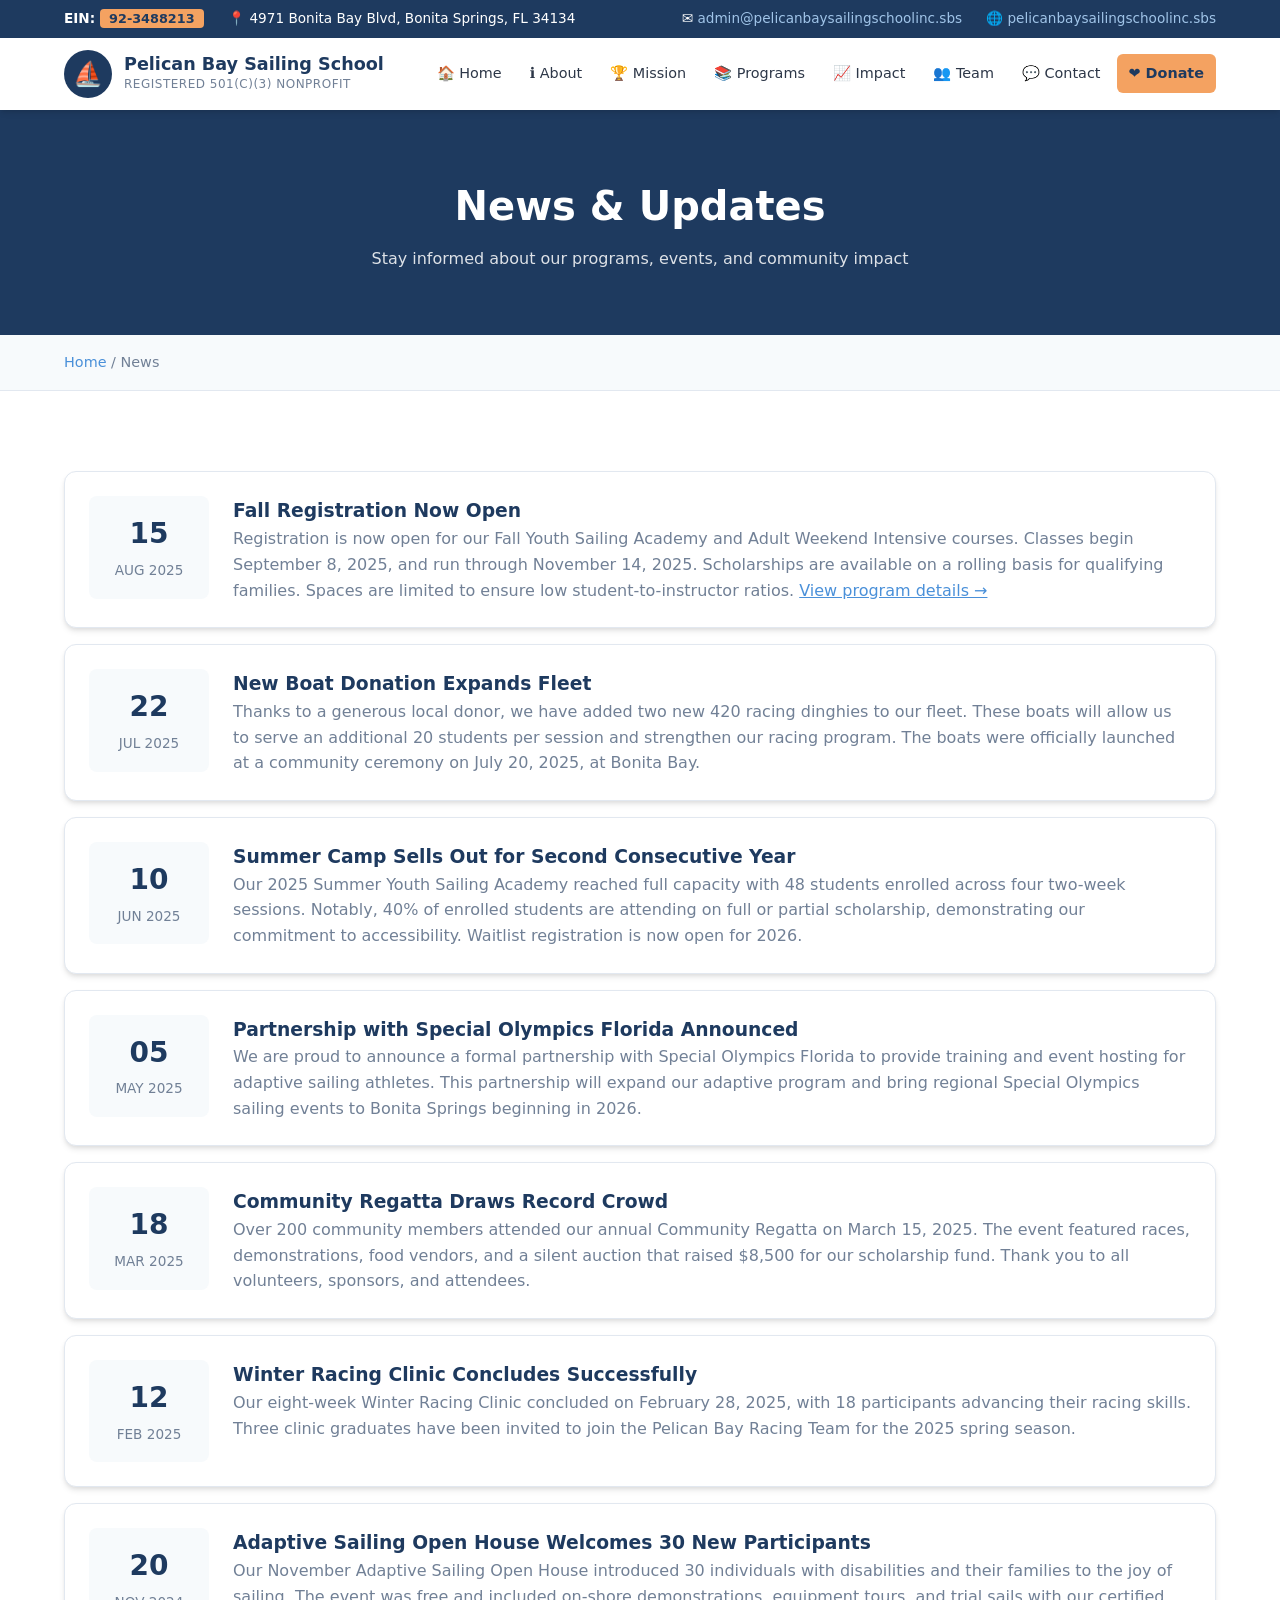
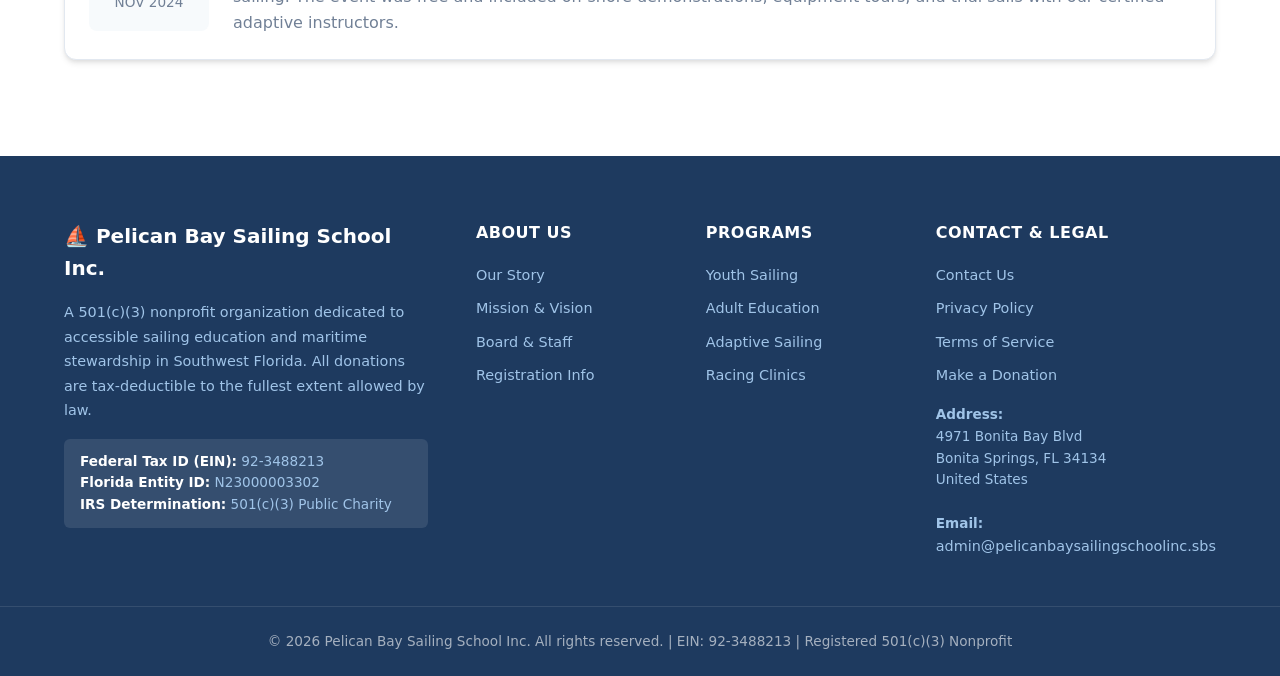
<file: news.html>
<!DOCTYPE html>
<html lang="en">
<head>
<meta charset="UTF-8">
<meta name="viewport" content="width=device-width, initial-scale=1.0">
<meta name="description" content="Latest news and updates from Pelican Bay Sailing School Inc. EIN: 92-3488213.">
<link rel="canonical" href="https://pelicanbaysailingschoolinc.sbs/news.html">
<link rel="icon" type="image/svg+xml" href="images/logo-icon.svg">
<title>News & Updates | Pelican Bay Sailing School Inc.</title>
<link rel="stylesheet" href="css/style.css">
</head>
<body>

<div class="top-bar">
  <div class="container">
    <div class="top-bar-left">
      <span><strong>EIN:</strong> <span class="ein-badge">92-3488213</span></span>
      <span>&#128205; 4971 Bonita Bay Blvd, Bonita Springs, FL 34134</span>
    </div>
    <div class="top-bar-right">
      <span>&#9993; <a href="mailto:admin@pelicanbaysailingschoolinc.sbs">admin@pelicanbaysailingschoolinc.sbs</a></span>
      <span>&#127760; <a href="https://pelicanbaysailingschoolinc.sbs">pelicanbaysailingschoolinc.sbs</a></span>
    </div>
  </div>
</div>

<header class="site-header">
  <div class="container">
    <a href="index.html" class="logo">
      <div class="logo-icon">&#9973;</div>
      <div class="logo-text">
        <strong>Pelican Bay Sailing School</strong>
        <span>Registered 501(c)(3) Nonprofit</span>
      </div>
    </a>
    <button class="mobile-menu-btn" aria-label="Toggle menu">&#9776;</button>
    <nav class="main-nav">
      <ul>
        <li><a href="index.html">&#127968; Home</a></li>
        <li><a href="about.html">&#8505; About</a></li>
        <li><a href="mission.html">&#127942; Mission</a></li>
        <li><a href="programs.html">&#128218; Programs</a></li>
        <li><a href="impact.html">&#128200; Impact</a></li>
        <li><a href="team.html">&#128101; Team</a></li>
        <li><a href="contact.html">&#128172; Contact</a></li>
        <li><a href="donate.html" class="nav-cta">&#10084; Donate</a></li>
      </ul>
    </nav>
  </div>
</header>

<main>
  <div class="page-title">
    <div class="container">
      <h1>News & Updates</h1>
      <p>Stay informed about our programs, events, and community impact</p>
    </div>
  </div>
  <div class="breadcrumb">
    <div class="container">
      <a href="index.html">Home</a> / News
    </div>
  </div>
  <section class="section">
    <div class="container">

      <div class="news-item">
        <div class="news-date"><span class="day">15</span><span class="month">Aug 2025</span></div>
        <div>
          <h3 style="color:var(--primary);">Fall Registration Now Open</h3>
          <p style="color:var(--text-light);">Registration is now open for our Fall Youth Sailing Academy and Adult Weekend Intensive courses. Classes begin September 8, 2025, and run through November 14, 2025. Scholarships are available on a rolling basis for qualifying families. Spaces are limited to ensure low student-to-instructor ratios. <a href="programs.html" style="color:var(--secondary);">View program details &rarr;</a></p>
        </div>
      </div>

      <div class="news-item">
        <div class="news-date"><span class="day">22</span><span class="month">Jul 2025</span></div>
        <div>
          <h3 style="color:var(--primary);">New Boat Donation Expands Fleet</h3>
          <p style="color:var(--text-light);">Thanks to a generous local donor, we have added two new 420 racing dinghies to our fleet. These boats will allow us to serve an additional 20 students per session and strengthen our racing program. The boats were officially launched at a community ceremony on July 20, 2025, at Bonita Bay.</p>
        </div>
      </div>

      <div class="news-item">
        <div class="news-date"><span class="day">10</span><span class="month">Jun 2025</span></div>
        <div>
          <h3 style="color:var(--primary);">Summer Camp Sells Out for Second Consecutive Year</h3>
          <p style="color:var(--text-light);">Our 2025 Summer Youth Sailing Academy reached full capacity with 48 students enrolled across four two-week sessions. Notably, 40% of enrolled students are attending on full or partial scholarship, demonstrating our commitment to accessibility. Waitlist registration is now open for 2026.</p>
        </div>
      </div>

      <div class="news-item">
        <div class="news-date"><span class="day">05</span><span class="month">May 2025</span></div>
        <div>
          <h3 style="color:var(--primary);">Partnership with Special Olympics Florida Announced</h3>
          <p style="color:var(--text-light);">We are proud to announce a formal partnership with Special Olympics Florida to provide training and event hosting for adaptive sailing athletes. This partnership will expand our adaptive program and bring regional Special Olympics sailing events to Bonita Springs beginning in 2026.</p>
        </div>
      </div>

      <div class="news-item">
        <div class="news-date"><span class="day">18</span><span class="month">Mar 2025</span></div>
        <div>
          <h3 style="color:var(--primary);">Community Regatta Draws Record Crowd</h3>
          <p style="color:var(--text-light);">Over 200 community members attended our annual Community Regatta on March 15, 2025. The event featured races, demonstrations, food vendors, and a silent auction that raised $8,500 for our scholarship fund. Thank you to all volunteers, sponsors, and attendees.</p>
        </div>
      </div>

      <div class="news-item">
        <div class="news-date"><span class="day">12</span><span class="month">Feb 2025</span></div>
        <div>
          <h3 style="color:var(--primary);">Winter Racing Clinic Concludes Successfully</h3>
          <p style="color:var(--text-light);">Our eight-week Winter Racing Clinic concluded on February 28, 2025, with 18 participants advancing their racing skills. Three clinic graduates have been invited to join the Pelican Bay Racing Team for the 2025 spring season.</p>
        </div>
      </div>

      <div class="news-item">
        <div class="news-date"><span class="day">20</span><span class="month">Nov 2024</span></div>
        <div>
          <h3 style="color:var(--primary);">Adaptive Sailing Open House Welcomes 30 New Participants</h3>
          <p style="color:var(--text-light);">Our November Adaptive Sailing Open House introduced 30 individuals with disabilities and their families to the joy of sailing. The event was free and included on-shore demonstrations, equipment tours, and trial sails with our certified adaptive instructors.</p>
        </div>
      </div>

    </div>
  </section>
</main>

<footer class="site-footer">
  <div class="footer-grid">
    <div class="footer-brand">
      <h3>&#9973; Pelican Bay Sailing School Inc.</h3>
      <p>A 501(c)(3) nonprofit organization dedicated to accessible sailing education and maritime stewardship in Southwest Florida. All donations are tax-deductible to the fullest extent allowed by law.</p>
      <div class="ein-box">
        <strong>Federal Tax ID (EIN):</strong> 92-3488213<br>
        <strong>Florida Entity ID:</strong> N23000003302<br>
        <strong>IRS Determination:</strong> 501(c)(3) Public Charity
      </div>
      
    </div>
    <div class="footer-links">
      <h4>About Us</h4>
      <ul>
        <li><a href="about.html">Our Story</a></li>
        <li><a href="mission.html">Mission & Vision</a></li>
        <li><a href="team.html">Board & Staff</a></li>
        <li><a href="registration.html">Registration Info</a></li>
      </ul>
    </div>
    <div class="footer-links">
      <h4>Programs</h4>
      <ul>
        <li><a href="programs.html">Youth Sailing</a></li>
        <li><a href="programs.html">Adult Education</a></li>
        <li><a href="programs.html">Adaptive Sailing</a></li>
        <li><a href="programs.html">Racing Clinics</a></li>
      </ul>
    </div>
    <div class="footer-links">
      <h4>Contact & Legal</h4>
      <ul>
        <li><a href="contact.html">Contact Us</a></li>
        <li><a href="privacy.html">Privacy Policy</a></li>
        <li><a href="terms.html">Terms of Service</a></li>
        <li><a href="donate.html">Make a Donation</a></li>
      </ul>
      <p style="margin-top:1rem;font-size:0.85rem;">
        <strong>Address:</strong><br>
        4971 Bonita Bay Blvd<br>
        Bonita Springs, FL 34134<br>
        United States<br><br>
        <strong>Email:</strong><br>
        <a href="mailto:admin@pelicanbaysailingschoolinc.sbs" style="color:#a0c4e8;">admin@pelicanbaysailingschoolinc.sbs</a>
      </p>
    </div>
  </div>
  <div class="footer-bottom">
    <p>&copy; <span class="current-year"></span> Pelican Bay Sailing School Inc. All rights reserved. | EIN: 92-3488213 | Registered 501(c)(3) Nonprofit</p>
  </div>
</footer>

<script src="js/main.js"></script>
</body>
</html>
</file>
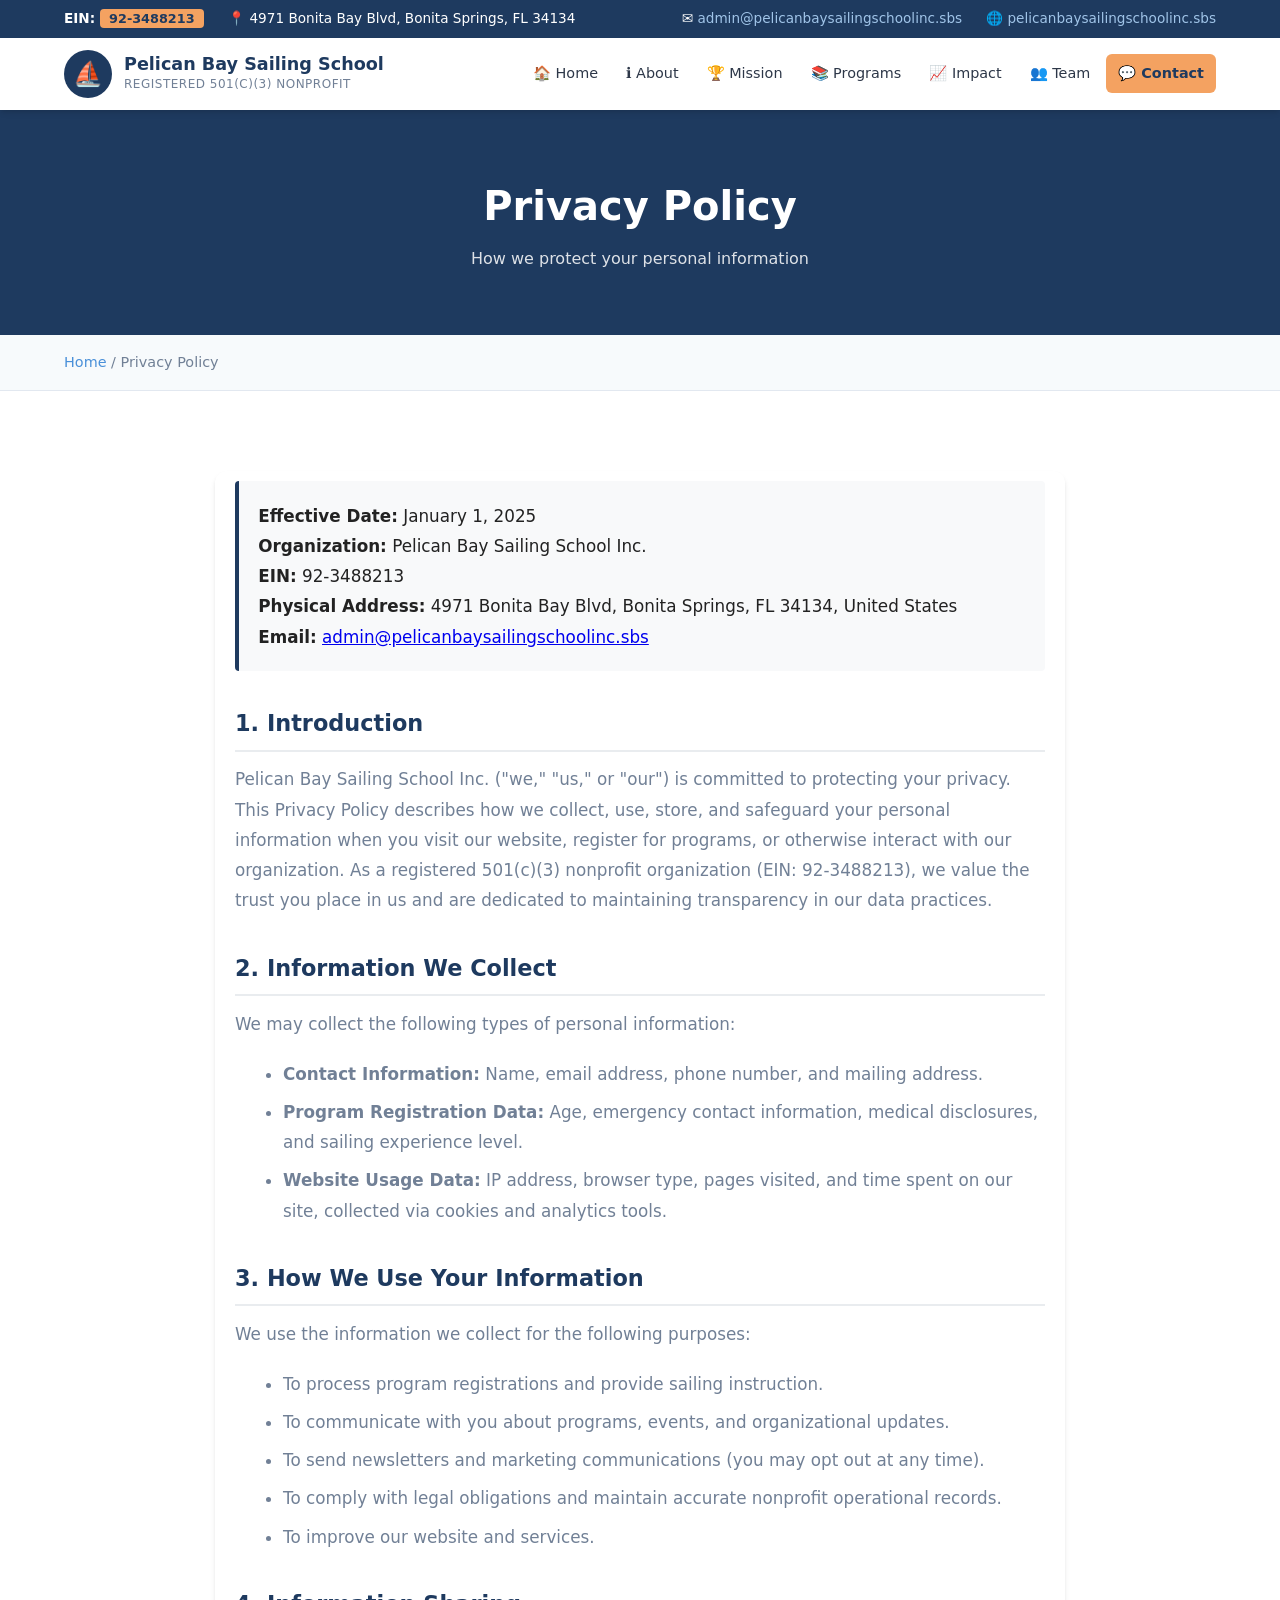
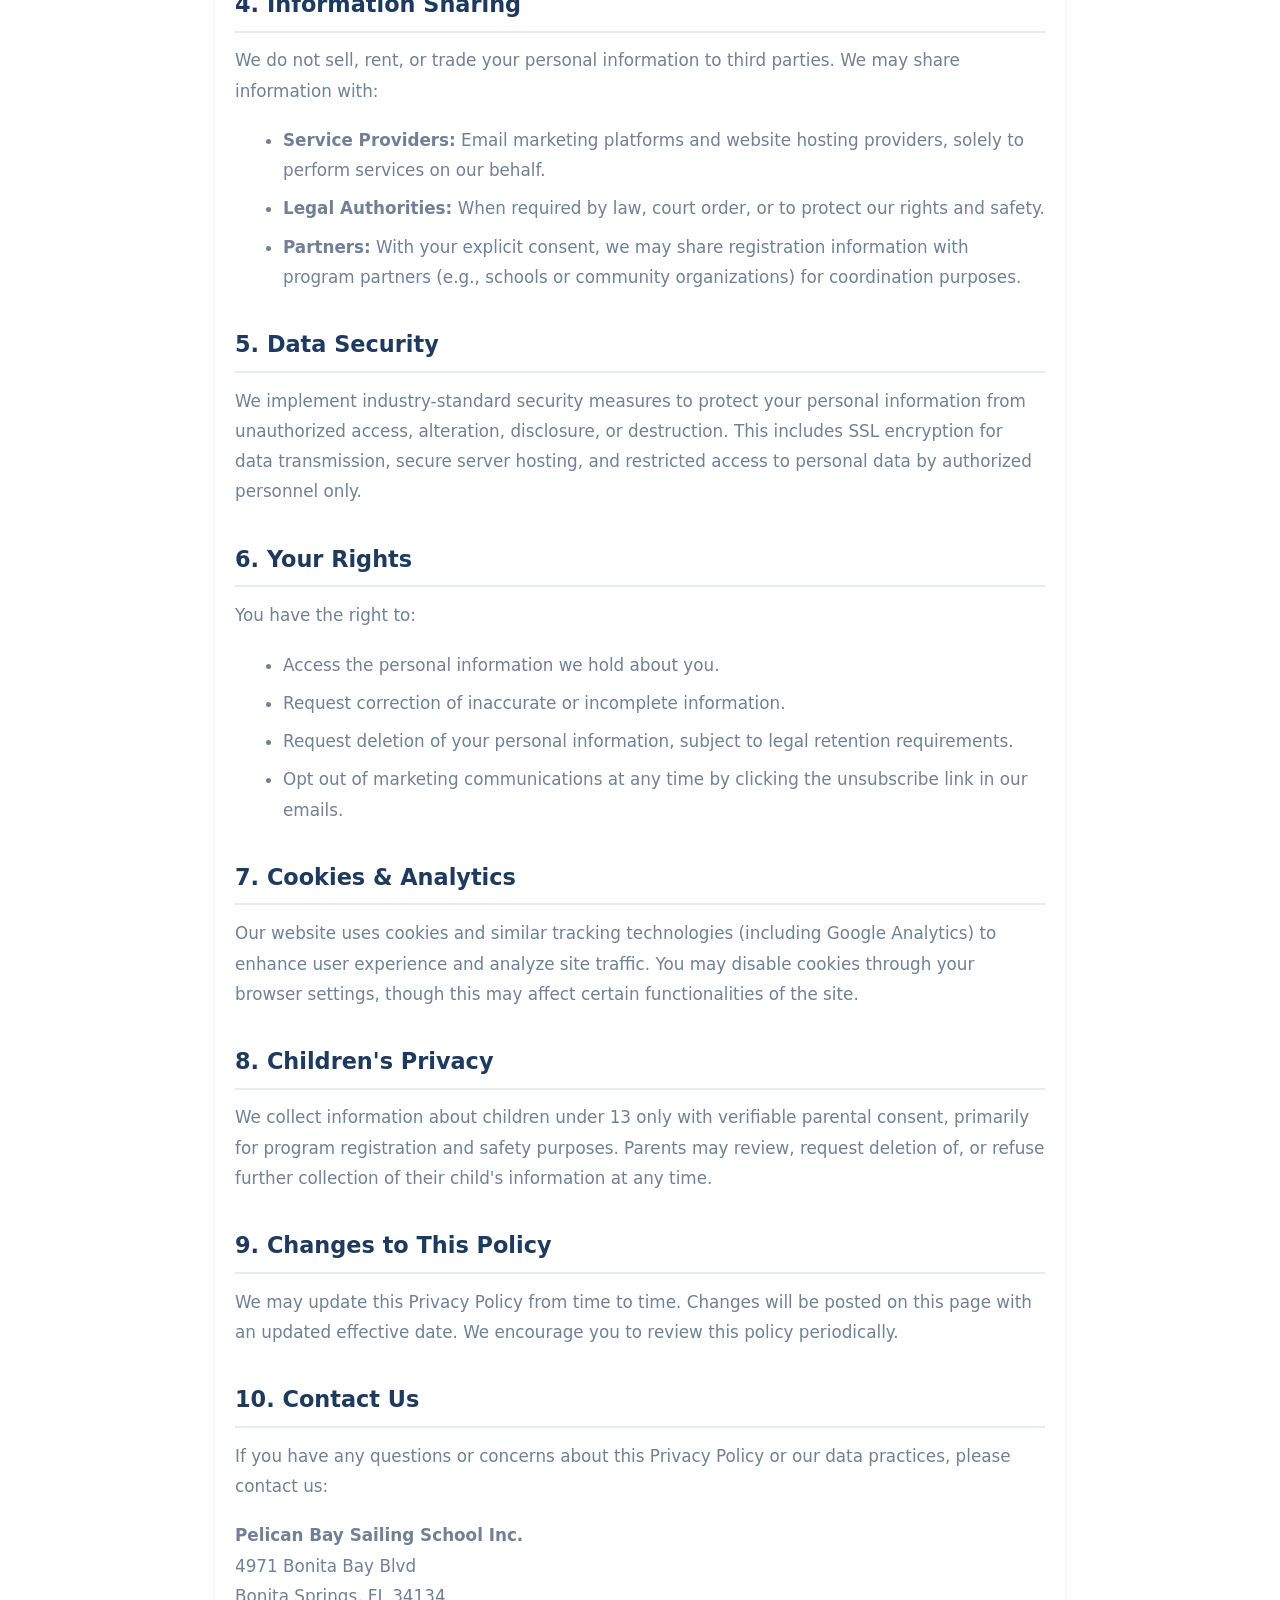
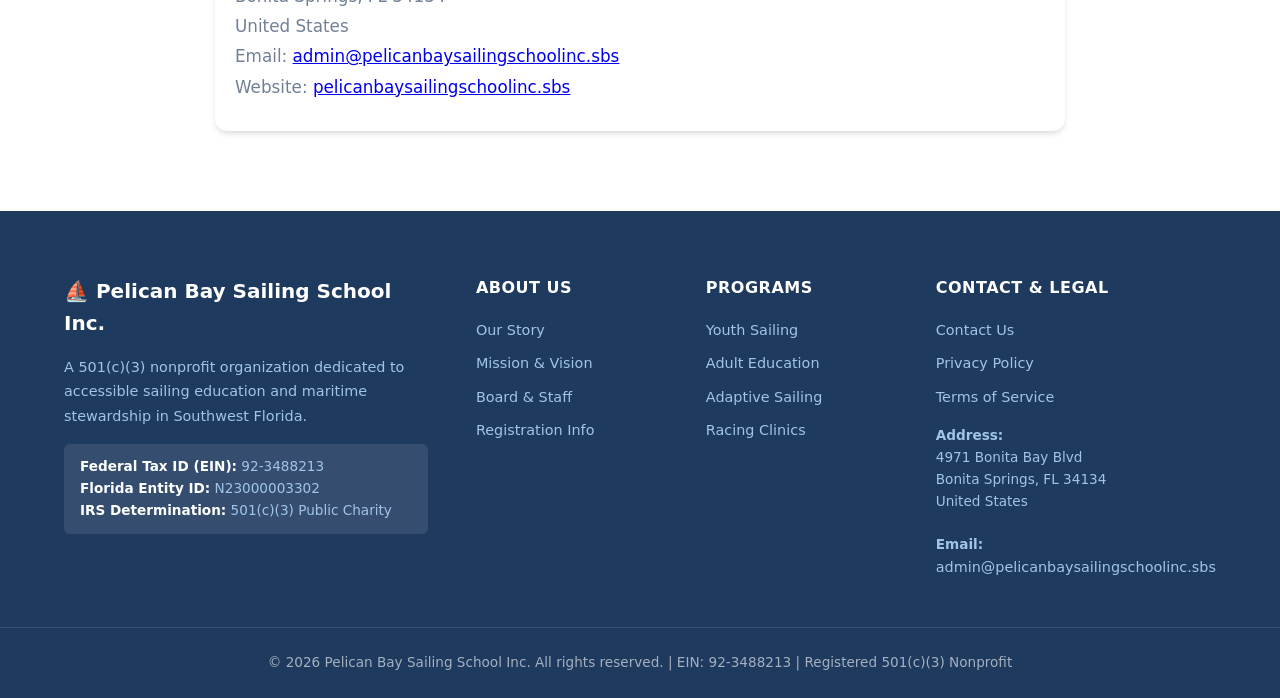
<file: privacy.html>
<!DOCTYPE html>
<html lang="en">
<head>
  <meta charset="UTF-8">
  <meta name="viewport" content="width=device-width, initial-scale=1.0">
  <meta name="description" content="Privacy Policy for Pelican Bay Sailing School Inc., a 501(c)(3) nonprofit. EIN: 92-3488213. Address: 4971 Bonita Bay Blvd, Bonita Springs, FL 34134.">
  <link rel="canonical" href="https://pelicanbaysailingschoolinc.sbs/privacy.html">
  <link rel="icon" type="image/svg+xml" href="images/logo-icon.svg">
  <title>Privacy Policy | Pelican Bay Sailing School Inc.</title>
  <link rel="stylesheet" href="css/style.css">
  <style>
    /* Inline fix to ensure proper reading width & typography */
    .legal-content {
      max-width: 850px !important;
      margin: 0 auto !important;
      padding: 10px 20px;
      color: #222222 !important;
      font-size: 1.05rem !important;
      line-height: 1.8 !important;
    }
    .legal-content h2 {
      color: var(--primary, #0f2b48);
      margin-top: 2rem;
      margin-bottom: 0.8rem;
      font-size: 1.4rem;
      border-bottom: 2px solid #e9ecef;
      padding-bottom: 0.4rem;
    }
    .legal-content p, .legal-content ul {
      margin-bottom: 1.2rem;
    }
    .legal-content ul {
      padding-left: 1.5rem;
    }
    .legal-content li {
      margin-bottom: 0.5rem;
    }
    .info-box {
      background: #f8f9fa;
      border-left: 4px solid var(--primary, #0f2b48);
      padding: 1.2rem;
      margin-bottom: 2rem;
      border-radius: 4px;
    }
  </style>
</head>
<body>

<div class="top-bar">
  <div class="container">
    <div class="top-bar-left">
      <span><strong>EIN:</strong> <span class="ein-badge">92-3488213</span></span>
      <span>&#128205; 4971 Bonita Bay Blvd, Bonita Springs, FL 34134</span>
    </div>
    <div class="top-bar-right">
      <span>&#9993; <a href="mailto:admin@pelicanbaysailingschoolinc.sbs">admin@pelicanbaysailingschoolinc.sbs</a></span>
      <span>&#127760; <a href="https://pelicanbaysailingschoolinc.sbs">pelicanbaysailingschoolinc.sbs</a></span>
    </div>
  </div>
</div>

<header class="site-header">
  <div class="container">
    <a href="index.html" class="logo">
      <div class="logo-icon">&#9973;</div>
      <div class="logo-text">
        <strong>Pelican Bay Sailing School</strong>
        <span>Registered 501(c)(3) Nonprofit</span>
      </div>
    </a>
    <button class="mobile-menu-btn" aria-label="Toggle menu">&#9776;</button>
    <nav class="main-nav">
      <ul>
        <li><a href="index.html">&#127968; Home</a></li>
        <li><a href="about.html">&#8505; About</a></li>
        <li><a href="mission.html">&#127942; Mission</a></li>
        <li><a href="programs.html">&#128218; Programs</a></li>
        <li><a href="impact.html">&#128200; Impact</a></li>
        <li><a href="team.html">&#128101; Team</a></li>
        <li><a href="contact.html" class="nav-cta">&#128172; Contact</a></li>
      </ul>
    </nav>
  </div>
</header>

<main>
  <div class="page-title">
    <div class="container">
      <h1>Privacy Policy</h1>
      <p>How we protect your personal information</p>
    </div>
  </div>
  <div class="breadcrumb">
    <div class="container">
      <a href="index.html">Home</a> / Privacy Policy
    </div>
  </div>
  <section class="section">
    <div class="container">
      <div class="legal-content">
        <div class="info-box">
          <strong>Effective Date:</strong> January 1, 2025<br>
          <strong>Organization:</strong> Pelican Bay Sailing School Inc.<br>
          <strong>EIN:</strong> 92-3488213<br>
          <strong>Physical Address:</strong> 4971 Bonita Bay Blvd, Bonita Springs, FL 34134, United States<br>
          <strong>Email:</strong> <a href="mailto:admin@pelicanbaysailingschoolinc.sbs">admin@pelicanbaysailingschoolinc.sbs</a>
        </div>

        <h2>1. Introduction</h2>
        <p>Pelican Bay Sailing School Inc. ("we," "us," or "our") is committed to protecting your privacy. This Privacy Policy describes how we collect, use, store, and safeguard your personal information when you visit our website, register for programs, or otherwise interact with our organization. As a registered 501(c)(3) nonprofit organization (EIN: 92-3488213), we value the trust you place in us and are dedicated to maintaining transparency in our data practices.</p>

        <h2>2. Information We Collect</h2>
        <p>We may collect the following types of personal information:</p>
        <ul>
          <li><strong>Contact Information:</strong> Name, email address, phone number, and mailing address.</li>
          <li><strong>Program Registration Data:</strong> Age, emergency contact information, medical disclosures, and sailing experience level.</li>
          <li><strong>Website Usage Data:</strong> IP address, browser type, pages visited, and time spent on our site, collected via cookies and analytics tools.</li>
        </ul>

        <h2>3. How We Use Your Information</h2>
        <p>We use the information we collect for the following purposes:</p>
        <ul>
          <li>To process program registrations and provide sailing instruction.</li>
          <li>To communicate with you about programs, events, and organizational updates.</li>
          <li>To send newsletters and marketing communications (you may opt out at any time).</li>
          <li>To comply with legal obligations and maintain accurate nonprofit operational records.</li>
          <li>To improve our website and services.</li>
        </ul>

        <h2>4. Information Sharing</h2>
        <p>We do not sell, rent, or trade your personal information to third parties. We may share information with:</p>
        <ul>
          <li><strong>Service Providers:</strong> Email marketing platforms and website hosting providers, solely to perform services on our behalf.</li>
          <li><strong>Legal Authorities:</strong> When required by law, court order, or to protect our rights and safety.</li>
          <li><strong>Partners:</strong> With your explicit consent, we may share registration information with program partners (e.g., schools or community organizations) for coordination purposes.</li>
        </ul>

        <h2>5. Data Security</h2>
        <p>We implement industry-standard security measures to protect your personal information from unauthorized access, alteration, disclosure, or destruction. This includes SSL encryption for data transmission, secure server hosting, and restricted access to personal data by authorized personnel only.</p>

        <h2>6. Your Rights</h2>
        <p>You have the right to:</p>
        <ul>
          <li>Access the personal information we hold about you.</li>
          <li>Request correction of inaccurate or incomplete information.</li>
          <li>Request deletion of your personal information, subject to legal retention requirements.</li>
          <li>Opt out of marketing communications at any time by clicking the unsubscribe link in our emails.</li>
        </ul>

        <h2>7. Cookies & Analytics</h2>
        <p>Our website uses cookies and similar tracking technologies (including Google Analytics) to enhance user experience and analyze site traffic. You may disable cookies through your browser settings, though this may affect certain functionalities of the site.</p>

        <h2>8. Children's Privacy</h2>
        <p>We collect information about children under 13 only with verifiable parental consent, primarily for program registration and safety purposes. Parents may review, request deletion of, or refuse further collection of their child's information at any time.</p>

        <h2>9. Changes to This Policy</h2>
        <p>We may update this Privacy Policy from time to time. Changes will be posted on this page with an updated effective date. We encourage you to review this policy periodically.</p>

        <h2>10. Contact Us</h2>
        <p>If you have any questions or concerns about this Privacy Policy or our data practices, please contact us:</p>
        <p><strong>Pelican Bay Sailing School Inc.</strong><br>
        4971 Bonita Bay Blvd<br>
        Bonita Springs, FL 34134<br>
        United States<br>
        Email: <a href="mailto:admin@pelicanbaysailingschoolinc.sbs">admin@pelicanbaysailingschoolinc.sbs</a><br>
        Website: <a href="https://pelicanbaysailingschoolinc.sbs">pelicanbaysailingschoolinc.sbs</a></p>
      </div>
    </div>
  </section>
</main>

<footer class="site-footer">
  <div class="footer-grid">
    <div class="footer-brand">
      <h3>&#9973; Pelican Bay Sailing School Inc.</h3>
      <p>A 501(c)(3) nonprofit organization dedicated to accessible sailing education and maritime stewardship in Southwest Florida.</p>
      <div class="ein-box">
        <strong>Federal Tax ID (EIN):</strong> 92-3488213<br>
        <strong>Florida Entity ID:</strong> N23000003302<br>
        <strong>IRS Determination:</strong> 501(c)(3) Public Charity
      </div>
    </div>
    <div class="footer-links">
      <h4>About Us</h4>
      <ul>
        <li><a href="about.html">Our Story</a></li>
        <li><a href="mission.html">Mission & Vision</a></li>
        <li><a href="team.html">Board & Staff</a></li>
        <li><a href="registration.html">Registration Info</a></li>
      </ul>
    </div>
    <div class="footer-links">
      <h4>Programs</h4>
      <ul>
        <li><a href="programs.html">Youth Sailing</a></li>
        <li><a href="programs.html">Adult Education</a></li>
        <li><a href="programs.html">Adaptive Sailing</a></li>
        <li><a href="programs.html">Racing Clinics</a></li>
      </ul>
    </div>
    <div class="footer-links">
      <h4>Contact & Legal</h4>
      <ul>
        <li><a href="contact.html">Contact Us</a></li>
        <li><a href="privacy.html">Privacy Policy</a></li>
        <li><a href="terms.html">Terms of Service</a></li>
      </ul>
      <p style="margin-top:1rem;font-size:0.85rem;">
        <strong>Address:</strong><br>
        4971 Bonita Bay Blvd<br>
        Bonita Springs, FL 34134<br>
        United States<br><br>
        <strong>Email:</strong><br>
        <a href="mailto:admin@pelicanbaysailingschoolinc.sbs" style="color:#a0c4e8;">admin@pelicanbaysailingschoolinc.sbs</a>
      </p>
    </div>
  </div>
  <div class="footer-bottom">
    <p>&copy; <span class="current-year"></span> Pelican Bay Sailing School Inc. All rights reserved. | EIN: 92-3488213 | Registered 501(c)(3) Nonprofit</p>
  </div>
</footer>

<script src="js/main.js"></script>
</body>
</html>
</file>
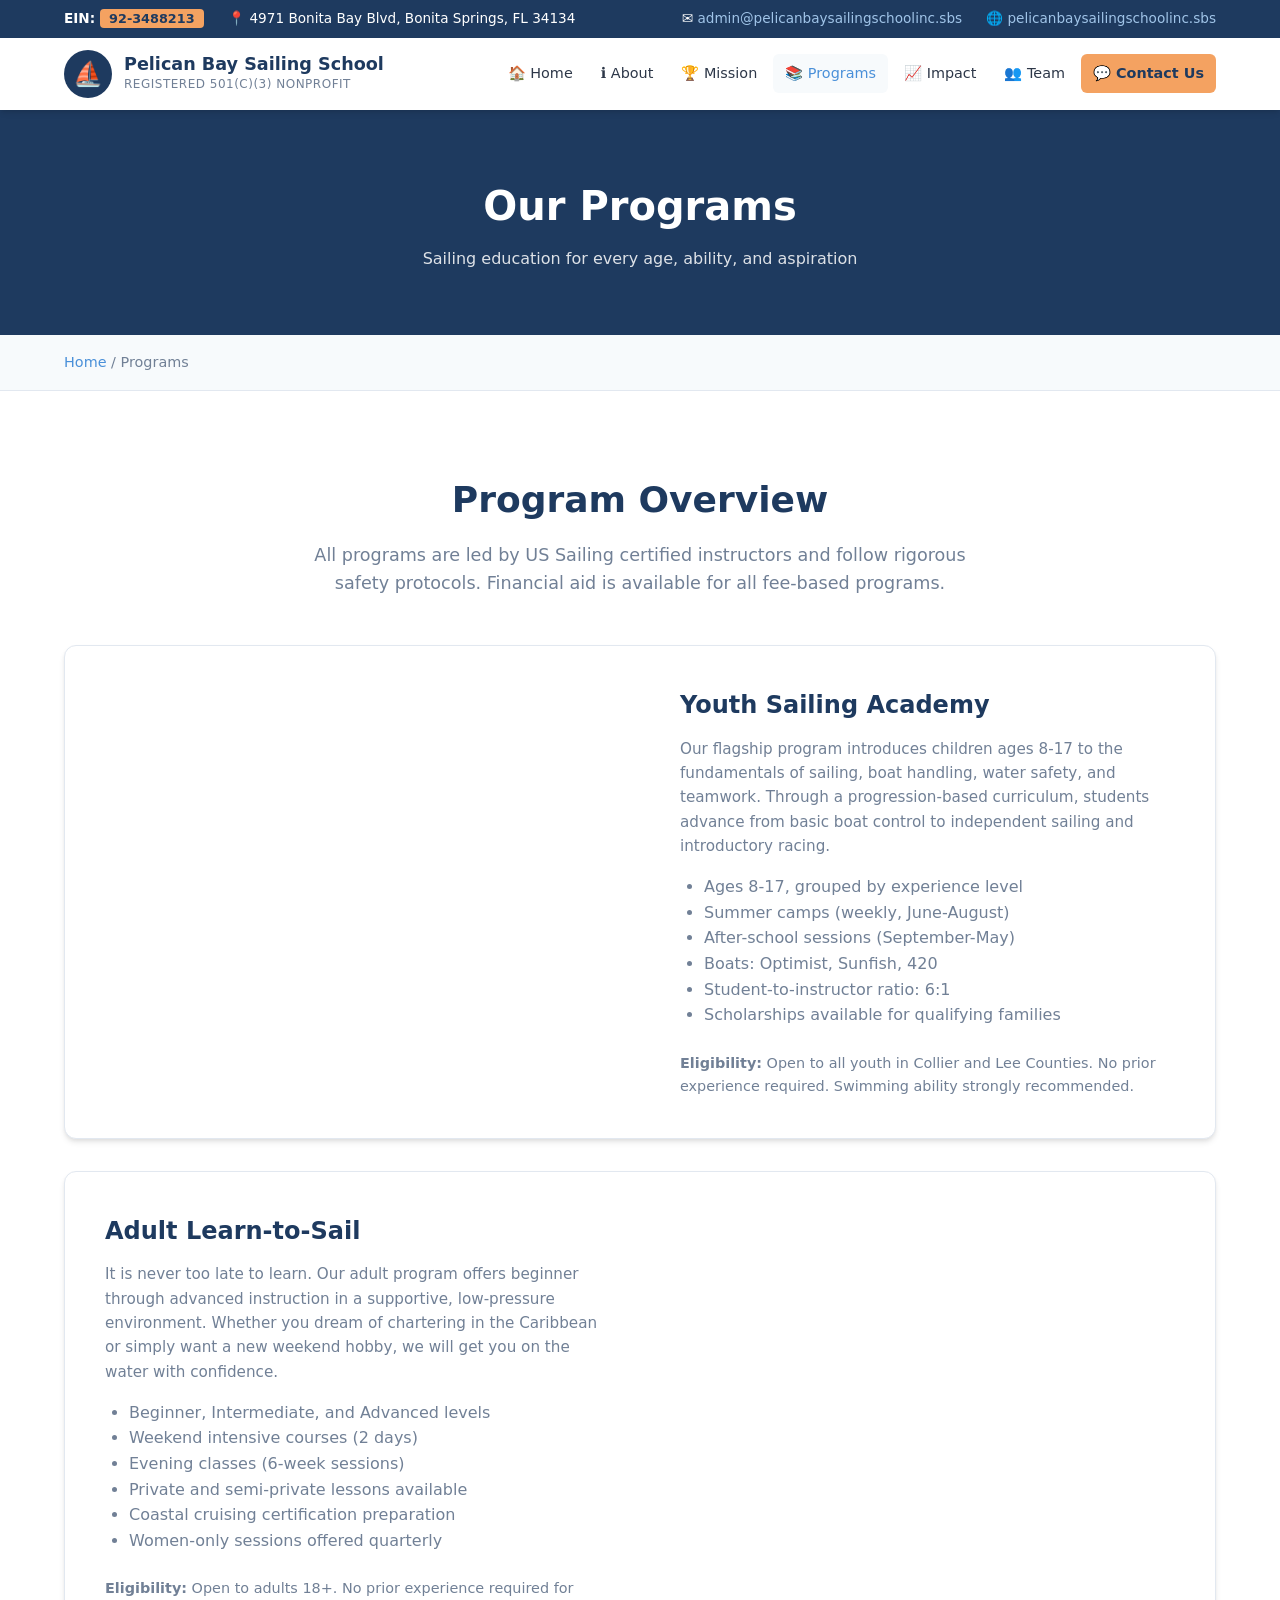
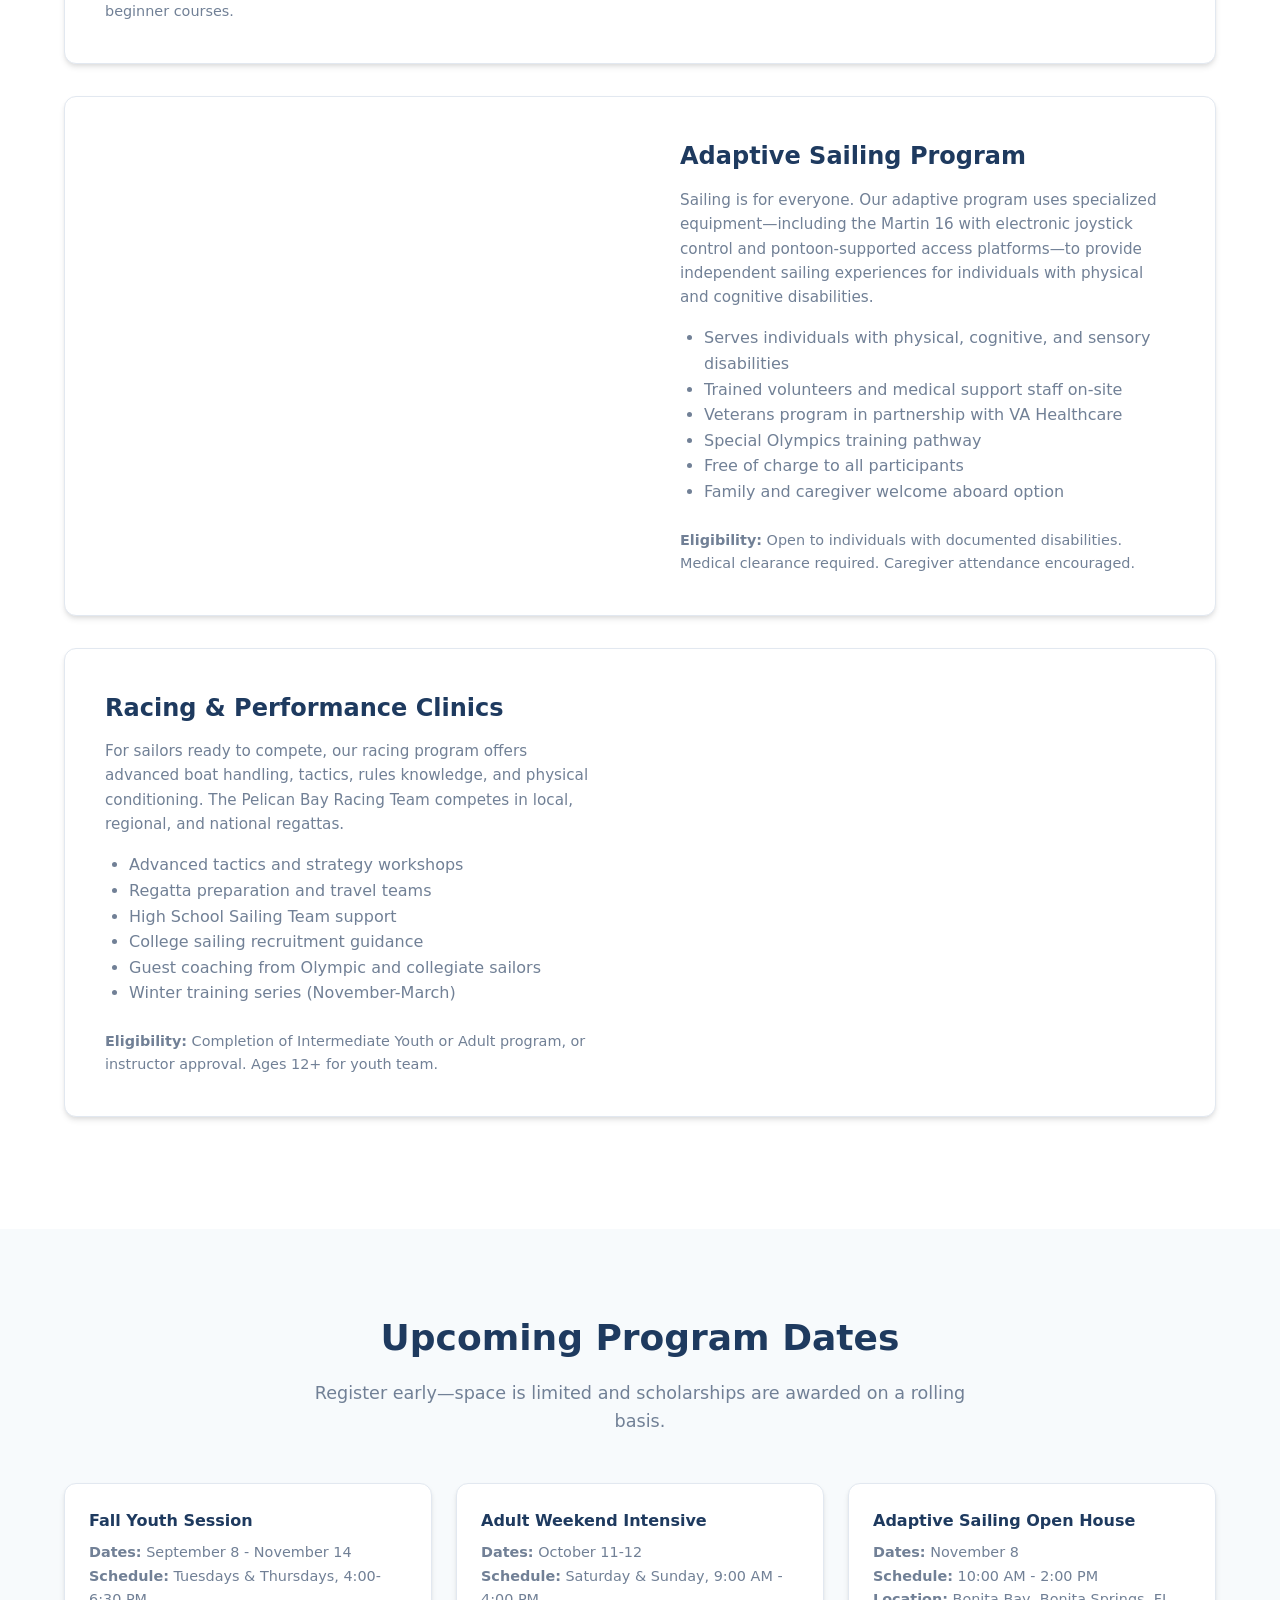
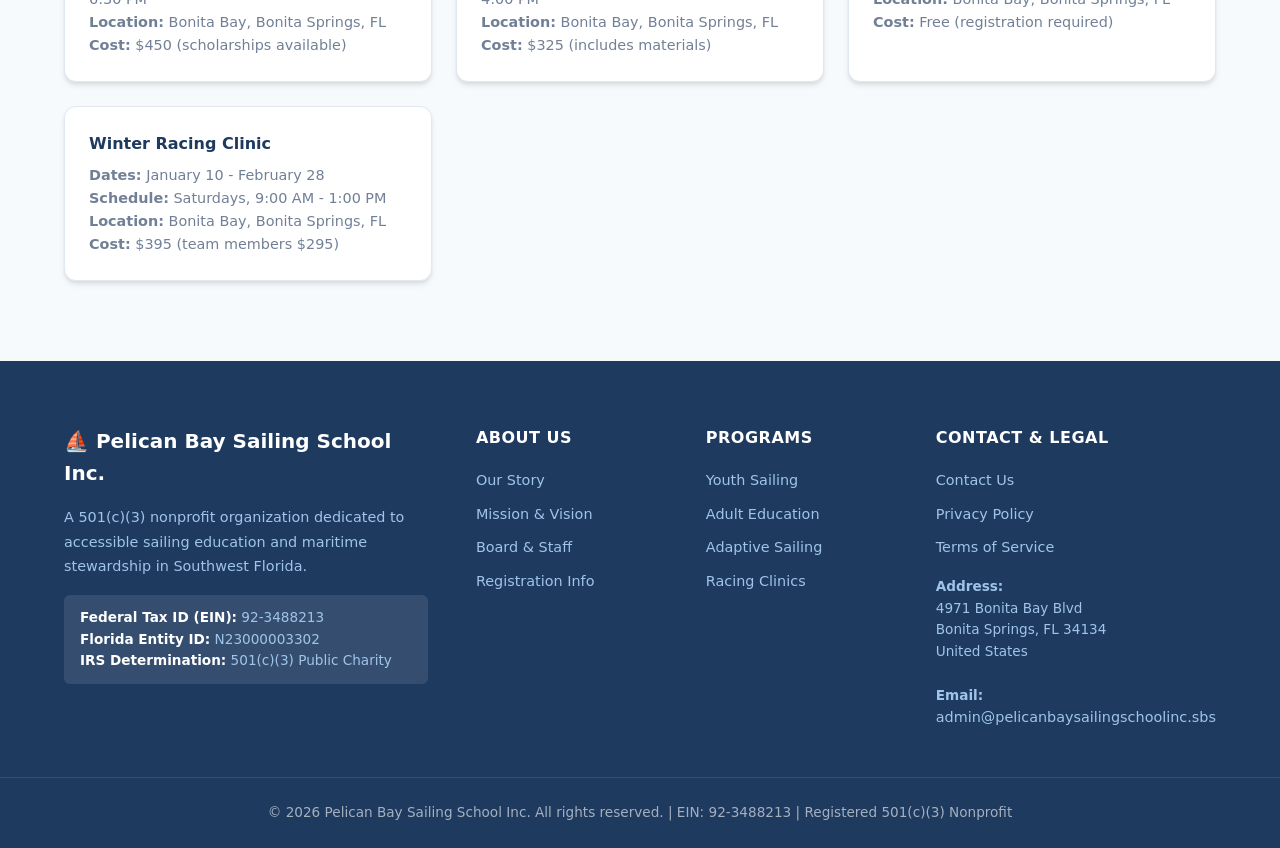
<file: programs.html>
<!DOCTYPE html>
<html lang="en">
<head>
  <meta charset="UTF-8">
  <meta name="viewport" content="width=device-width, initial-scale=1.0">
  <meta name="description" content="Explore our sailing programs: Youth Sailing Academy, Adult Learn-to-Sail, Adaptive Sailing, and Racing Clinics. Scholarships available. EIN: 92-3488213.">
  <meta name="keywords" content="Pelican Bay Sailing School, sailing school Bonita Springs, nonprofit sailing Florida, 501c3 sailing education, youth sailing program, learn to sail Florida">
  <meta name="author" content="Pelican Bay Sailing School Inc.">
  <meta name="robots" content="index, follow">
  <link rel="canonical" href="https://pelicanbaysailingschoolinc.sbs/programs.html">
  <link rel="icon" type="image/svg+xml" href="images/logo-icon.svg">
  <title>Programs | Pelican Bay Sailing School Inc.</title>

  <!-- Open Graph -->
  <meta property="og:title" content="Programs | Pelican Bay Sailing School Inc.">
  <meta property="og:description" content="Explore our sailing programs: Youth Sailing Academy, Adult Learn-to-Sail, Adaptive Sailing, and Racing Clinics. Scholarships available. EIN: 92-3488213.">
  <meta property="og:type" content="website">
  <meta property="og:url" content="https://pelicanbaysailingschoolinc.sbs/programs.html">
  <meta property="og:image" content="https://pelicanbaysailingschoolinc.sbs/images/og-image.jpg">
  <meta property="og:site_name" content="Pelican Bay Sailing School Inc.">

  <!-- Twitter Card -->
  <meta name="twitter:card" content="summary_large_image">
  <meta name="twitter:title" content="Programs | Pelican Bay Sailing School Inc.">
  <meta name="twitter:description" content="Explore our sailing programs: Youth Sailing Academy, Adult Learn-to-Sail, Adaptive Sailing, and Racing Clinics. Scholarships available. EIN: 92-3488213.">

  <!-- Google Verification -->
  <meta name="google-site-verification" content="Pozbxaj-UjocbGTyTUbjS6zW-PMdNUOLQOpRGWnOACE">

  <!-- Schema.org Organization -->
  <script type="application/ld+json">
  {
    "@context": "https://schema.org",
    "@type": "NGO",
    "name": "Pelican Bay Sailing School Inc.",
    "alternateName": "Pelican Bay Sailing School",
    "url": "https://pelicanbaysailingschoolinc.sbs",
    "logo": "https://pelicanbaysailingschoolinc.sbs/images/logo-icon.svg",
    "description": "A 501(c)(3) nonprofit organization dedicated to providing accessible sailing education and maritime programs for youth and adults in Southwest Florida.",
    "nonprofitStatus": "Nonprofit501c3",
    "taxID": "92-3488213",
    "foundingDate": "2023",
    "address": {
      "@type": "PostalAddress",
      "streetAddress": "4971 Bonita Bay Blvd",
      "addressLocality": "Bonita Springs",
      "addressRegion": "FL",
      "postalCode": "34134",
      "addressCountry": "US"
    },
    "email": "admin@pelicanbaysailingschoolinc.sbs",
    "areaServed": {
      "@type": "City",
      "name": "Bonita Springs, Florida"
    },
    "sameAs": [
      "https://www.facebook.com/pelicanbaysailing",
      "https://www.instagram.com/pelicanbaysailing"
    ]
  }
  </script>

  <link rel="stylesheet" href="css/style.css">
  
</head>
<body>

<!-- Top Bar -->
<div class="top-bar">
  <div class="container">
    <div class="top-bar-left">
      <span><strong>EIN:</strong> <span class="ein-badge">92-3488213</span></span>
      <span>&#128205; 4971 Bonita Bay Blvd, Bonita Springs, FL 34134</span>
    </div>
    <div class="top-bar-right">
      <span>&#9993; <a href="mailto:admin@pelicanbaysailingschoolinc.sbs">admin@pelicanbaysailingschoolinc.sbs</a></span>
      <span>&#127760; <a href="https://pelicanbaysailingschoolinc.sbs">pelicanbaysailingschoolinc.sbs</a></span>
    </div>
  </div>
</div>

<!-- Header -->
<header class="site-header">
  <div class="container">
    <a href="index.html" class="logo">
      <div class="logo-icon">&#9973;</div>
      <div class="logo-text">
        <strong>Pelican Bay Sailing School</strong>
        <span>Registered 501(c)(3) Nonprofit</span>
      </div>
    </a>
    <button class="mobile-menu-btn" aria-label="Toggle menu">&#9776;</button>
    <nav class="main-nav">
      <ul>
        <li><a href="index.html">&#127968; Home</a></li>
        <li><a href="about.html">&#8505; About</a></li>
        <li><a href="mission.html">&#127942; Mission</a></li>
        <li><a href="programs.html">&#128218; Programs</a></li>
        <li><a href="impact.html">&#128200; Impact</a></li>
        <li><a href="team.html">&#128101; Team</a></li>
        <li><a href="contact.html" class="nav-cta">&#128172; Contact Us</a></li>
      </ul>
    </nav>
  </div>
</header>

<main>
  <div class="page-title">
    <div class="container">
      <h1>Our Programs</h1>
      <p>Sailing education for every age, ability, and aspiration</p>
    </div>
  </div>

  <div class="breadcrumb">
    <div class="container">
      <a href="index.html">Home</a> / Programs
    </div>
  </div>

  <section class="section">
    <div class="container">
      <div class="section-header">
        <h2>Program Overview</h2>
        <p>All programs are led by US Sailing certified instructors and follow rigorous safety protocols. Financial aid is available for all fee-based programs.</p>
      </div>

      <div class="card" style="margin-bottom:2rem;">
        <div style="display:grid;grid-template-columns:1fr 1fr;gap:0;">
          <div style="background-image:url('https://images.unsplash.com/photo-1534447677768-be436bb09401?w=800&q=80');background-size:cover;background-position:center;min-height:300px;"></div>
          <div style="padding:2.5rem;">
            <h3 style="color:var(--primary);font-size:1.5rem;margin-bottom:0.75rem;">Youth Sailing Academy</h3>
            <p style="color:var(--text-light);margin-bottom:1rem;">Our flagship program introduces children ages 8-17 to the fundamentals of sailing, boat handling, water safety, and teamwork. Through a progression-based curriculum, students advance from basic boat control to independent sailing and introductory racing.</p>
            <ul style="margin-left:1.5rem;color:var(--text-light);margin-bottom:1.5rem;">
              <li>Ages 8-17, grouped by experience level</li>
              <li>Summer camps (weekly, June-August)</li>
              <li>After-school sessions (September-May)</li>
              <li>Boats: Optimist, Sunfish, 420</li>
              <li>Student-to-instructor ratio: 6:1</li>
              <li>Scholarships available for qualifying families</li>
            </ul>
            <p style="font-size:0.9rem;color:var(--text-light);"><strong>Eligibility:</strong> Open to all youth in Collier and Lee Counties. No prior experience required. Swimming ability strongly recommended.</p>
          </div>
        </div>
      </div>

      <div class="card" style="margin-bottom:2rem;">
        <div style="display:grid;grid-template-columns:1fr 1fr;gap:0;">
          <div style="padding:2.5rem;">
            <h3 style="color:var(--primary);font-size:1.5rem;margin-bottom:0.75rem;">Adult Learn-to-Sail</h3>
            <p style="color:var(--text-light);margin-bottom:1rem;">It is never too late to learn. Our adult program offers beginner through advanced instruction in a supportive, low-pressure environment. Whether you dream of chartering in the Caribbean or simply want a new weekend hobby, we will get you on the water with confidence.</p>
            <ul style="margin-left:1.5rem;color:var(--text-light);margin-bottom:1.5rem;">
              <li>Beginner, Intermediate, and Advanced levels</li>
              <li>Weekend intensive courses (2 days)</li>
              <li>Evening classes (6-week sessions)</li>
              <li>Private and semi-private lessons available</li>
              <li>Coastal cruising certification preparation</li>
              <li>Women-only sessions offered quarterly</li>
            </ul>
            <p style="font-size:0.9rem;color:var(--text-light);"><strong>Eligibility:</strong> Open to adults 18+. No prior experience required for beginner courses.</p>
          </div>
          <div style="background-image:url('https://images.unsplash.com/photo-1500514966906-fe245eea9344?w=800&q=80');background-size:cover;background-position:center;min-height:300px;"></div>
        </div>
      </div>

      <div class="card" style="margin-bottom:2rem;">
        <div style="display:grid;grid-template-columns:1fr 1fr;gap:0;">
          <div style="background-image:url('https://images.unsplash.com/photo-1569263979104-865ab7cd8d13?w=800&q=80');background-size:cover;background-position:center;min-height:300px;"></div>
          <div style="padding:2.5rem;">
            <h3 style="color:var(--primary);font-size:1.5rem;margin-bottom:0.75rem;">Adaptive Sailing Program</h3>
            <p style="color:var(--text-light);margin-bottom:1rem;">Sailing is for everyone. Our adaptive program uses specialized equipment—including the Martin 16 with electronic joystick control and pontoon-supported access platforms—to provide independent sailing experiences for individuals with physical and cognitive disabilities.</p>
            <ul style="margin-left:1.5rem;color:var(--text-light);margin-bottom:1.5rem;">
              <li>Serves individuals with physical, cognitive, and sensory disabilities</li>
              <li>Trained volunteers and medical support staff on-site</li>
              <li>Veterans program in partnership with VA Healthcare</li>
              <li>Special Olympics training pathway</li>
              <li>Free of charge to all participants</li>
              <li>Family and caregiver welcome aboard option</li>
            </ul>
            <p style="font-size:0.9rem;color:var(--text-light);"><strong>Eligibility:</strong> Open to individuals with documented disabilities. Medical clearance required. Caregiver attendance encouraged.</p>
          </div>
        </div>
      </div>

      <div class="card" style="margin-bottom:2rem;">
        <div style="display:grid;grid-template-columns:1fr 1fr;gap:0;">
          <div style="padding:2.5rem;">
            <h3 style="color:var(--primary);font-size:1.5rem;margin-bottom:0.75rem;">Racing & Performance Clinics</h3>
            <p style="color:var(--text-light);margin-bottom:1rem;">For sailors ready to compete, our racing program offers advanced boat handling, tactics, rules knowledge, and physical conditioning. The Pelican Bay Racing Team competes in local, regional, and national regattas.</p>
            <ul style="margin-left:1.5rem;color:var(--text-light);margin-bottom:1.5rem;">
              <li>Advanced tactics and strategy workshops</li>
              <li>Regatta preparation and travel teams</li>
              <li>High School Sailing Team support</li>
              <li>College sailing recruitment guidance</li>
              <li>Guest coaching from Olympic and collegiate sailors</li>
              <li>Winter training series (November-March)</li>
            </ul>
            <p style="font-size:0.9rem;color:var(--text-light);"><strong>Eligibility:</strong> Completion of Intermediate Youth or Adult program, or instructor approval. Ages 12+ for youth team.</p>
          </div>
          <div style="background-image:url('https://images.unsplash.com/photo-1559827260-dc66d52bef19?w=800&q=80');background-size:cover;background-position:center;min-height:300px;"></div>
        </div>
      </div>
    </div>
  </section>

  <section class="section section-alt">
    <div class="container">
      <div class="section-header">
        <h2>Upcoming Program Dates</h2>
        <p>Register early—space is limited and scholarships are awarded on a rolling basis.</p>
      </div>
      <div class="card-grid" style="grid-template-columns:repeat(auto-fit,minmax(300px,1fr));">
        <div class="card" style="padding:1.5rem;">
          <h4 style="color:var(--primary);margin-bottom:0.5rem;">Fall Youth Session</h4>
          <p style="font-size:0.9rem;color:var(--text-light);"><strong>Dates:</strong> September 8 - November 14<br>
          <strong>Schedule:</strong> Tuesdays & Thursdays, 4:00-6:30 PM<br>
          <strong>Location:</strong> Bonita Bay, Bonita Springs, FL<br>
          <strong>Cost:</strong> $450 (scholarships available)</p>
        </div>
        <div class="card" style="padding:1.5rem;">
          <h4 style="color:var(--primary);margin-bottom:0.5rem;">Adult Weekend Intensive</h4>
          <p style="font-size:0.9rem;color:var(--text-light);"><strong>Dates:</strong> October 11-12<br>
          <strong>Schedule:</strong> Saturday & Sunday, 9:00 AM - 4:00 PM<br>
          <strong>Location:</strong> Bonita Bay, Bonita Springs, FL<br>
          <strong>Cost:</strong> $325 (includes materials)</p>
        </div>
        <div class="card" style="padding:1.5rem;">
          <h4 style="color:var(--primary);margin-bottom:0.5rem;">Adaptive Sailing Open House</h4>
          <p style="font-size:0.9rem;color:var(--text-light);"><strong>Dates:</strong> November 8<br>
          <strong>Schedule:</strong> 10:00 AM - 2:00 PM<br>
          <strong>Location:</strong> Bonita Bay, Bonita Springs, FL<br>
          <strong>Cost:</strong> Free (registration required)</p>
        </div>
        <div class="card" style="padding:1.5rem;">
          <h4 style="color:var(--primary);margin-bottom:0.5rem;">Winter Racing Clinic</h4>
          <p style="font-size:0.9rem;color:var(--text-light);"><strong>Dates:</strong> January 10 - February 28<br>
          <strong>Schedule:</strong> Saturdays, 9:00 AM - 1:00 PM<br>
          <strong>Location:</strong> Bonita Bay, Bonita Springs, FL<br>
          <strong>Cost:</strong> $395 (team members $295)</p>
        </div>
      </div>
    </div>
  </section>
</main>

<!-- Footer -->
<footer class="site-footer">
  <div class="footer-grid">
    <div class="footer-brand">
      <h3>&#9973; Pelican Bay Sailing School Inc.</h3>
      <p>A 501(c)(3) nonprofit organization dedicated to accessible sailing education and maritime stewardship in Southwest Florida.</p>
      <div class="ein-box">
        <strong>Federal Tax ID (EIN):</strong> 92-3488213<br>
        <strong>Florida Entity ID:</strong> N23000003302<br>
        <strong>IRS Determination:</strong> 501(c)(3) Public Charity
      </div>
    </div>
    <div class="footer-links">
      <h4>About Us</h4>
      <ul>
        <li><a href="about.html">Our Story</a></li>
        <li><a href="mission.html">Mission & Vision</a></li>
        <li><a href="team.html">Board & Staff</a></li>
        <li><a href="registration.html">Registration Info</a></li>
      </ul>
    </div>
    <div class="footer-links">
      <h4>Programs</h4>
      <ul>
        <li><a href="programs.html">Youth Sailing</a></li>
        <li><a href="programs.html">Adult Education</a></li>
        <li><a href="programs.html">Adaptive Sailing</a></li>
        <li><a href="programs.html">Racing Clinics</a></li>
      </ul>
    </div>
    <div class="footer-links">
      <h4>Contact & Legal</h4>
      <ul>
        <li><a href="contact.html">Contact Us</a></li>
        <li><a href="privacy.html">Privacy Policy</a></li>
        <li><a href="terms.html">Terms of Service</a></li>
      </ul>
      <p style="margin-top:1rem;font-size:0.85rem;">
        <strong>Address:</strong><br>
        4971 Bonita Bay Blvd<br>
        Bonita Springs, FL 34134<br>
        United States<br><br>
        <strong>Email:</strong><br>
        <a href="mailto:admin@pelicanbaysailingschoolinc.sbs" style="color:#a0c4e8;">admin@pelicanbaysailingschoolinc.sbs</a>
      </p>
    </div>
  </div>
  <div class="footer-bottom">
    <p>&copy; <span class="current-year"></span> Pelican Bay Sailing School Inc. All rights reserved. | EIN: 92-3488213 | Registered 501(c)(3) Nonprofit</p>
  </div>
</footer>

<script src="js/main.js"></script>
</body>
</html>
</file>
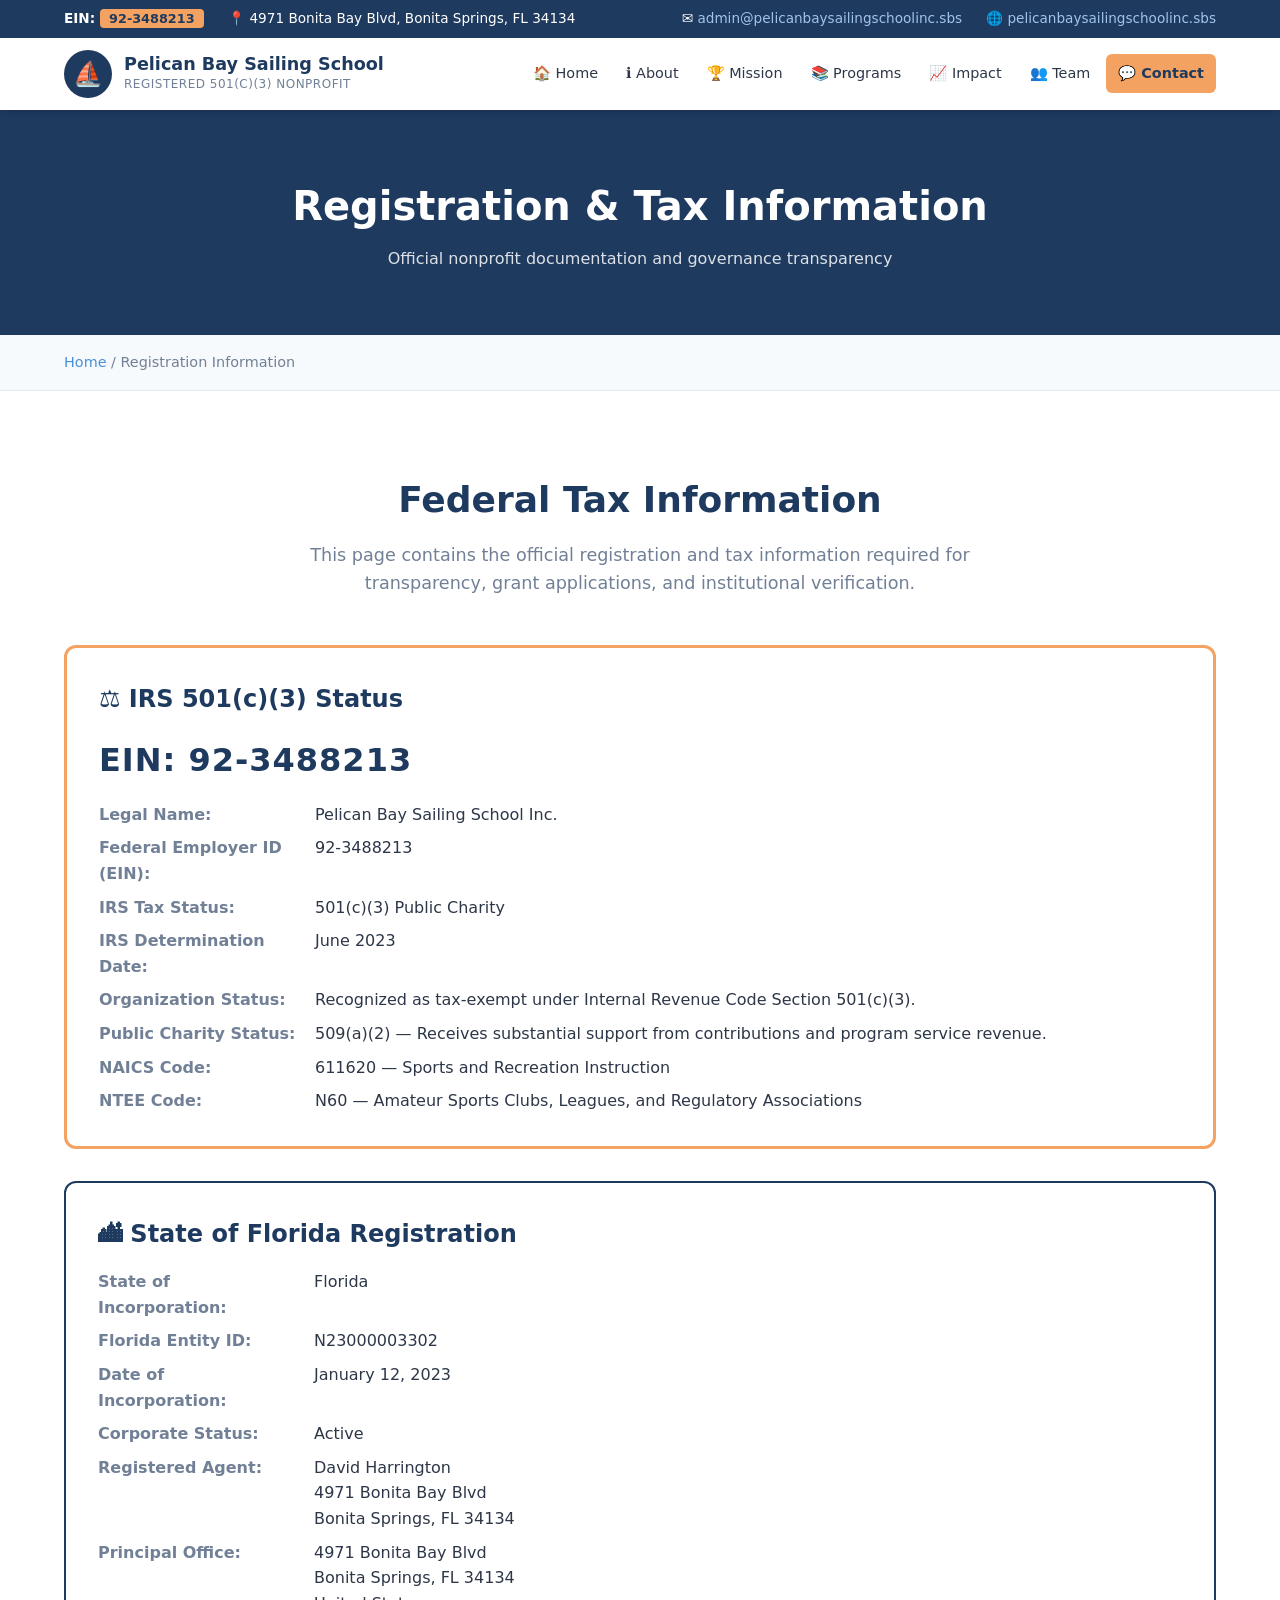
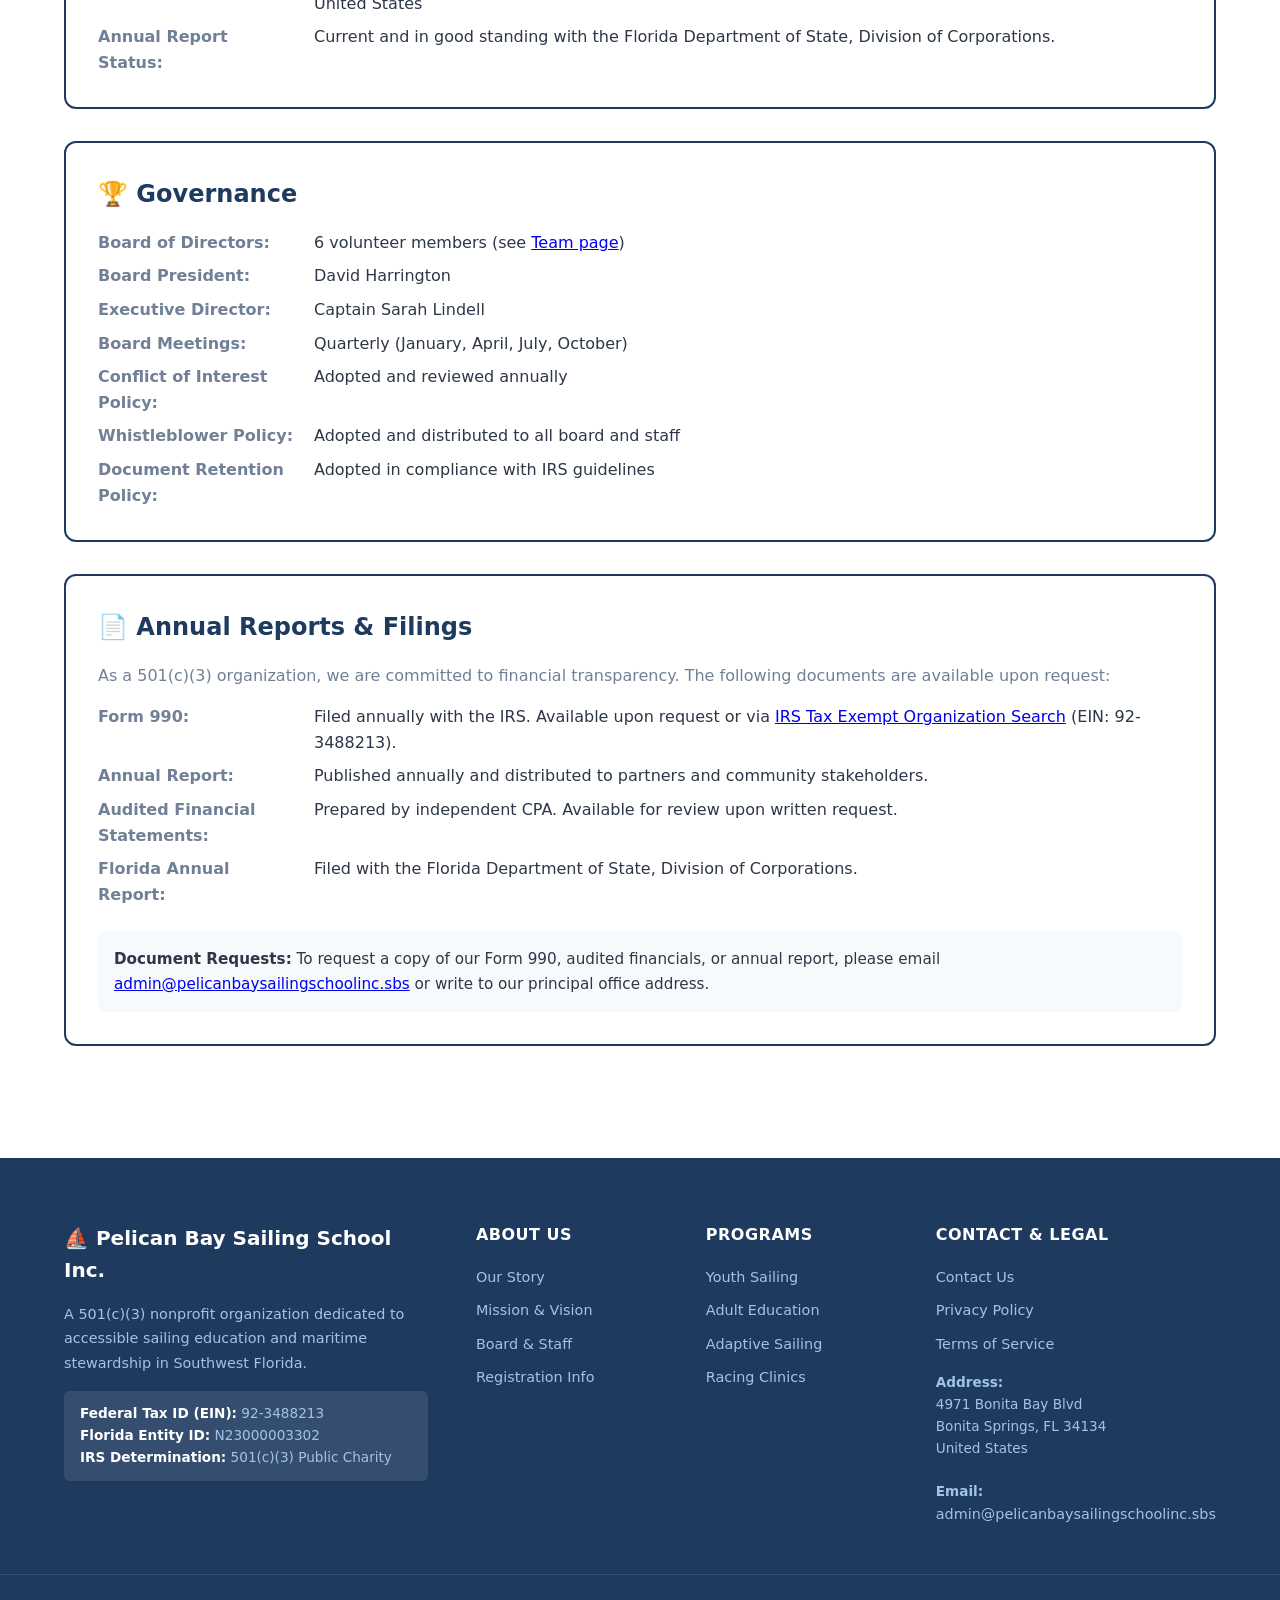
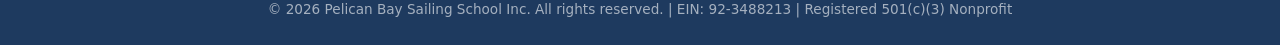
<file: registration.html>
<!DOCTYPE html>
<html lang="en">
<head>
  <meta charset="UTF-8">
  <meta name="viewport" content="width=device-width, initial-scale=1.0">
  <meta name="description" content="Official registration and tax information for Pelican Bay Sailing School Inc. EIN 92-3488213, 501(c)(3) nonprofit. Federal and Florida state registration details.">
  <meta name="keywords" content="Pelican Bay Sailing School, sailing school Bonita Springs, nonprofit sailing Florida, 501c3 sailing education, youth sailing program, learn to sail Florida">
  <meta name="author" content="Pelican Bay Sailing School Inc.">
  <meta name="robots" content="index, follow">
  <link rel="canonical" href="https://pelicanbaysailingschoolinc.sbs/registration.html">
  <link rel="icon" type="image/svg+xml" href="images/logo-icon.svg">
  <title>Registration & Tax Information | Pelican Bay Sailing School Inc.</title>

  <!-- Open Graph -->
  <meta property="og:title" content="Registration & Tax Information | Pelican Bay Sailing School Inc.">
  <meta property="og:description" content="Official registration and tax information for Pelican Bay Sailing School Inc. EIN 92-3488213, 501(c)(3) nonprofit. Federal and Florida state registration details.">
  <meta property="og:type" content="website">
  <meta property="og:url" content="https://pelicanbaysailingschoolinc.sbs/registration.html">
  <meta property="og:image" content="https://pelicanbaysailingschoolinc.sbs/images/og-image.jpg">
  <meta property="og:site_name" content="Pelican Bay Sailing School Inc.">

  <!-- Twitter Card -->
  <meta name="twitter:card" content="summary_large_image">
  <meta name="twitter:title" content="Registration & Tax Information | Pelican Bay Sailing School Inc.">
  <meta name="twitter:description" content="Official registration and tax information for Pelican Bay Sailing School Inc. EIN 92-3488213, 501(c)(3) nonprofit. Federal and Florida state registration details.">

  <!-- Google Verification -->
  <meta name="google-site-verification" content="Pozbxaj-UjocbGTyTUbjS6zW-PMdNUOLQOpRGWnOACE">

  <!-- Schema.org Organization -->
  <script type="application/ld+json">
  {
    "@context": "https://schema.org",
    "@type": "NGO",
    "name": "Pelican Bay Sailing School Inc.",
    "alternateName": "Pelican Bay Sailing School",
    "url": "https://pelicanbaysailingschoolinc.sbs",
    "logo": "https://pelicanbaysailingschoolinc.sbs/images/logo-icon.svg",
    "description": "A 501(c)(3) nonprofit organization dedicated to providing accessible sailing education and maritime programs for youth and adults in Southwest Florida.",
    "nonprofitStatus": "Nonprofit501c3",
    "taxID": "92-3488213",
    "foundingDate": "2023",
    "address": {
      "@type": "PostalAddress",
      "streetAddress": "4971 Bonita Bay Blvd",
      "addressLocality": "Bonita Springs",
      "addressRegion": "FL",
      "postalCode": "34134",
      "addressCountry": "US"
    },
    "email": "admin@pelicanbaysailingschoolinc.sbs",
    "areaServed": {
      "@type": "City",
      "name": "Bonita Springs, Florida"
    },
    "sameAs": [
      "https://www.facebook.com/pelicanbaysailing",
      "https://www.instagram.com/pelicanbaysailing"
    ]
  }
  </script>

  <link rel="stylesheet" href="css/style.css">
  
</head>
<body>

<!-- Top Bar -->
<div class="top-bar">
  <div class="container">
    <div class="top-bar-left">
      <span><strong>EIN:</strong> <span class="ein-badge">92-3488213</span></span>
      <span>&#128205; 4971 Bonita Bay Blvd, Bonita Springs, FL 34134</span>
    </div>
    <div class="top-bar-right">
      <span>&#9993; <a href="mailto:admin@pelicanbaysailingschoolinc.sbs">admin@pelicanbaysailingschoolinc.sbs</a></span>
      <span>&#127760; <a href="https://pelicanbaysailingschoolinc.sbs">pelicanbaysailingschoolinc.sbs</a></span>
    </div>
  </div>
</div>

<!-- Header -->
<header class="site-header">
  <div class="container">
    <a href="index.html" class="logo">
      <div class="logo-icon">&#9973;</div>
      <div class="logo-text">
        <strong>Pelican Bay Sailing School</strong>
        <span>Registered 501(c)(3) Nonprofit</span>
      </div>
    </a>
    <button class="mobile-menu-btn" aria-label="Toggle menu">&#9776;</button>
    <nav class="main-nav">
      <ul>
        <li><a href="index.html">&#127968; Home</a></li>
        <li><a href="about.html">&#8505; About</a></li>
        <li><a href="mission.html">&#127942; Mission</a></li>
        <li><a href="programs.html">&#128218; Programs</a></li>
        <li><a href="impact.html">&#128200; Impact</a></li>
        <li><a href="team.html">&#128101; Team</a></li>
        <li><a href="contact.html" class="nav-cta">&#128172; Contact</a></li>
      </ul>
    </nav>
  </div>
</header>

<main>
  <div class="page-title">
    <div class="container">
      <h1>Registration & Tax Information</h1>
      <p>Official nonprofit documentation and governance transparency</p>
    </div>
  </div>

  <div class="breadcrumb">
    <div class="container">
      <a href="index.html">Home</a> / Registration Information
    </div>
  </div>

  <section class="section">
    <div class="container">
      <div class="section-header">
        <h2>Federal Tax Information</h2>
        <p>This page contains the official registration and tax information required for transparency, grant applications, and institutional verification.</p>
      </div>

      <div class="reg-box" style="border-color:var(--accent);border-width:3px;">
        <h3>&#9878; IRS 501(c)(3) Status</h3>
        <div class="ein-highlight">EIN: 92-3488213</div>
        <dl class="reg-detail">
          <dt>Legal Name:</dt>
          <dd>Pelican Bay Sailing School Inc.</dd>
          <dt>Federal Employer ID (EIN):</dt>
          <dd>92-3488213</dd>
          <dt>IRS Tax Status:</dt>
          <dd>501(c)(3) Public Charity</dd>
          <dt>IRS Determination Date:</dt>
          <dd>June 2023</dd>
          <dt>Organization Status:</dt>
          <dd>Recognized as tax-exempt under Internal Revenue Code Section 501(c)(3).</dd>
          <dt>Public Charity Status:</dt>
          <dd>509(a)(2) — Receives substantial support from contributions and program service revenue.</dd>
          <dt>NAICS Code:</dt>
          <dd>611620 — Sports and Recreation Instruction</dd>
          <dt>NTEE Code:</dt>
          <dd>N60 — Amateur Sports Clubs, Leagues, and Regulatory Associations</dd>
        </dl>
      </div>

      <div class="reg-box">
        <h3>&#127961; State of Florida Registration</h3>
        <dl class="reg-detail">
          <dt>State of Incorporation:</dt>
          <dd>Florida</dd>
          <dt>Florida Entity ID:</dt>
          <dd>N23000003302</dd>
          <dt>Date of Incorporation:</dt>
          <dd>January 12, 2023</dd>
          <dt>Corporate Status:</dt>
          <dd>Active</dd>
          <dt>Registered Agent:</dt>
          <dd>David Harrington<br>4971 Bonita Bay Blvd<br>Bonita Springs, FL 34134</dd>
          <dt>Principal Office:</dt>
          <dd>4971 Bonita Bay Blvd<br>Bonita Springs, FL 34134<br>United States</dd>
          <dt>Annual Report Status:</dt>
          <dd>Current and in good standing with the Florida Department of State, Division of Corporations.</dd>
        </dl>
      </div>

      <div class="reg-box">
        <h3>&#127942; Governance</h3>
        <dl class="reg-detail">
          <dt>Board of Directors:</dt>
          <dd>6 volunteer members (see <a href="team.html">Team page</a>)</dd>
          <dt>Board President:</dt>
          <dd>David Harrington</dd>
          <dt>Executive Director:</dt>
          <dd>Captain Sarah Lindell</dd>
          <dt>Board Meetings:</dt>
          <dd>Quarterly (January, April, July, October)</dd>
          <dt>Conflict of Interest Policy:</dt>
          <dd>Adopted and reviewed annually</dd>
          <dt>Whistleblower Policy:</dt>
          <dd>Adopted and distributed to all board and staff</dd>
          <dt>Document Retention Policy:</dt>
          <dd>Adopted in compliance with IRS guidelines</dd>
        </dl>
      </div>

      <div class="reg-box">
        <h3>&#128196; Annual Reports & Filings</h3>
        <p style="color:var(--text-light);margin-bottom:1rem;">As a 501(c)(3) organization, we are committed to financial transparency. The following documents are available upon request:</p>
        <dl class="reg-detail">
          <dt>Form 990:</dt>
          <dd>Filed annually with the IRS. Available upon request or via <a href="https://www.irs.gov/charities-non-profits/tax-exempt-organization-search" target="_blank" rel="noopener">IRS Tax Exempt Organization Search</a> (EIN: 92-3488213).</dd>
          <dt>Annual Report:</dt>
          <dd>Published annually and distributed to partners and community stakeholders.</dd>
          <dt>Audited Financial Statements:</dt>
          <dd>Prepared by independent CPA. Available for review upon written request.</dd>
          <dt>Florida Annual Report:</dt>
          <dd>Filed with the Florida Department of State, Division of Corporations.</dd>
        </dl>
        <div style="background:var(--bg-alt);padding:1rem;border-radius:8px;margin-top:1.5rem;">
          <p style="margin:0;font-size:0.95rem;"><strong>Document Requests:</strong> To request a copy of our Form 990, audited financials, or annual report, please email <a href="mailto:admin@pelicanbaysailingschoolinc.sbs">admin@pelicanbaysailingschoolinc.sbs</a> or write to our principal office address.</p>
        </div>
      </div>
    </div>
  </section>
</main>

<!-- Footer -->
<footer class="site-footer">
  <div class="footer-grid">
    <div class="footer-brand">
      <h3>&#9973; Pelican Bay Sailing School Inc.</h3>
      <p>A 501(c)(3) nonprofit organization dedicated to accessible sailing education and maritime stewardship in Southwest Florida.</p>
      <div class="ein-box">
        <strong>Federal Tax ID (EIN):</strong> 92-3488213<br>
        <strong>Florida Entity ID:</strong> N23000003302<br>
        <strong>IRS Determination:</strong> 501(c)(3) Public Charity
      </div>
    </div>
    <div class="footer-links">
      <h4>About Us</h4>
      <ul>
        <li><a href="about.html">Our Story</a></li>
        <li><a href="mission.html">Mission & Vision</a></li>
        <li><a href="team.html">Board & Staff</a></li>
        <li><a href="registration.html">Registration Info</a></li>
      </ul>
    </div>
    <div class="footer-links">
      <h4>Programs</h4>
      <ul>
        <li><a href="programs.html">Youth Sailing</a></li>
        <li><a href="programs.html">Adult Education</a></li>
        <li><a href="programs.html">Adaptive Sailing</a></li>
        <li><a href="programs.html">Racing Clinics</a></li>
      </ul>
    </div>
    <div class="footer-links">
      <h4>Contact & Legal</h4>
      <ul>
        <li><a href="contact.html">Contact Us</a></li>
        <li><a href="privacy.html">Privacy Policy</a></li>
        <li><a href="terms.html">Terms of Service</a></li>
      </ul>
      <p style="margin-top:1rem;font-size:0.85rem;">
        <strong>Address:</strong><br>
        4971 Bonita Bay Blvd<br>
        Bonita Springs, FL 34134<br>
        United States<br><br>
        <strong>Email:</strong><br>
        <a href="mailto:admin@pelicanbaysailingschoolinc.sbs" style="color:#a0c4e8;">admin@pelicanbaysailingschoolinc.sbs</a>
      </p>
    </div>
  </div>
  <div class="footer-bottom">
    <p>&copy; <span class="current-year"></span> Pelican Bay Sailing School Inc. All rights reserved. | EIN: 92-3488213 | Registered 501(c)(3) Nonprofit</p>
  </div>
</footer>

<script src="js/main.js"></script>
</body>
</html>
</file>
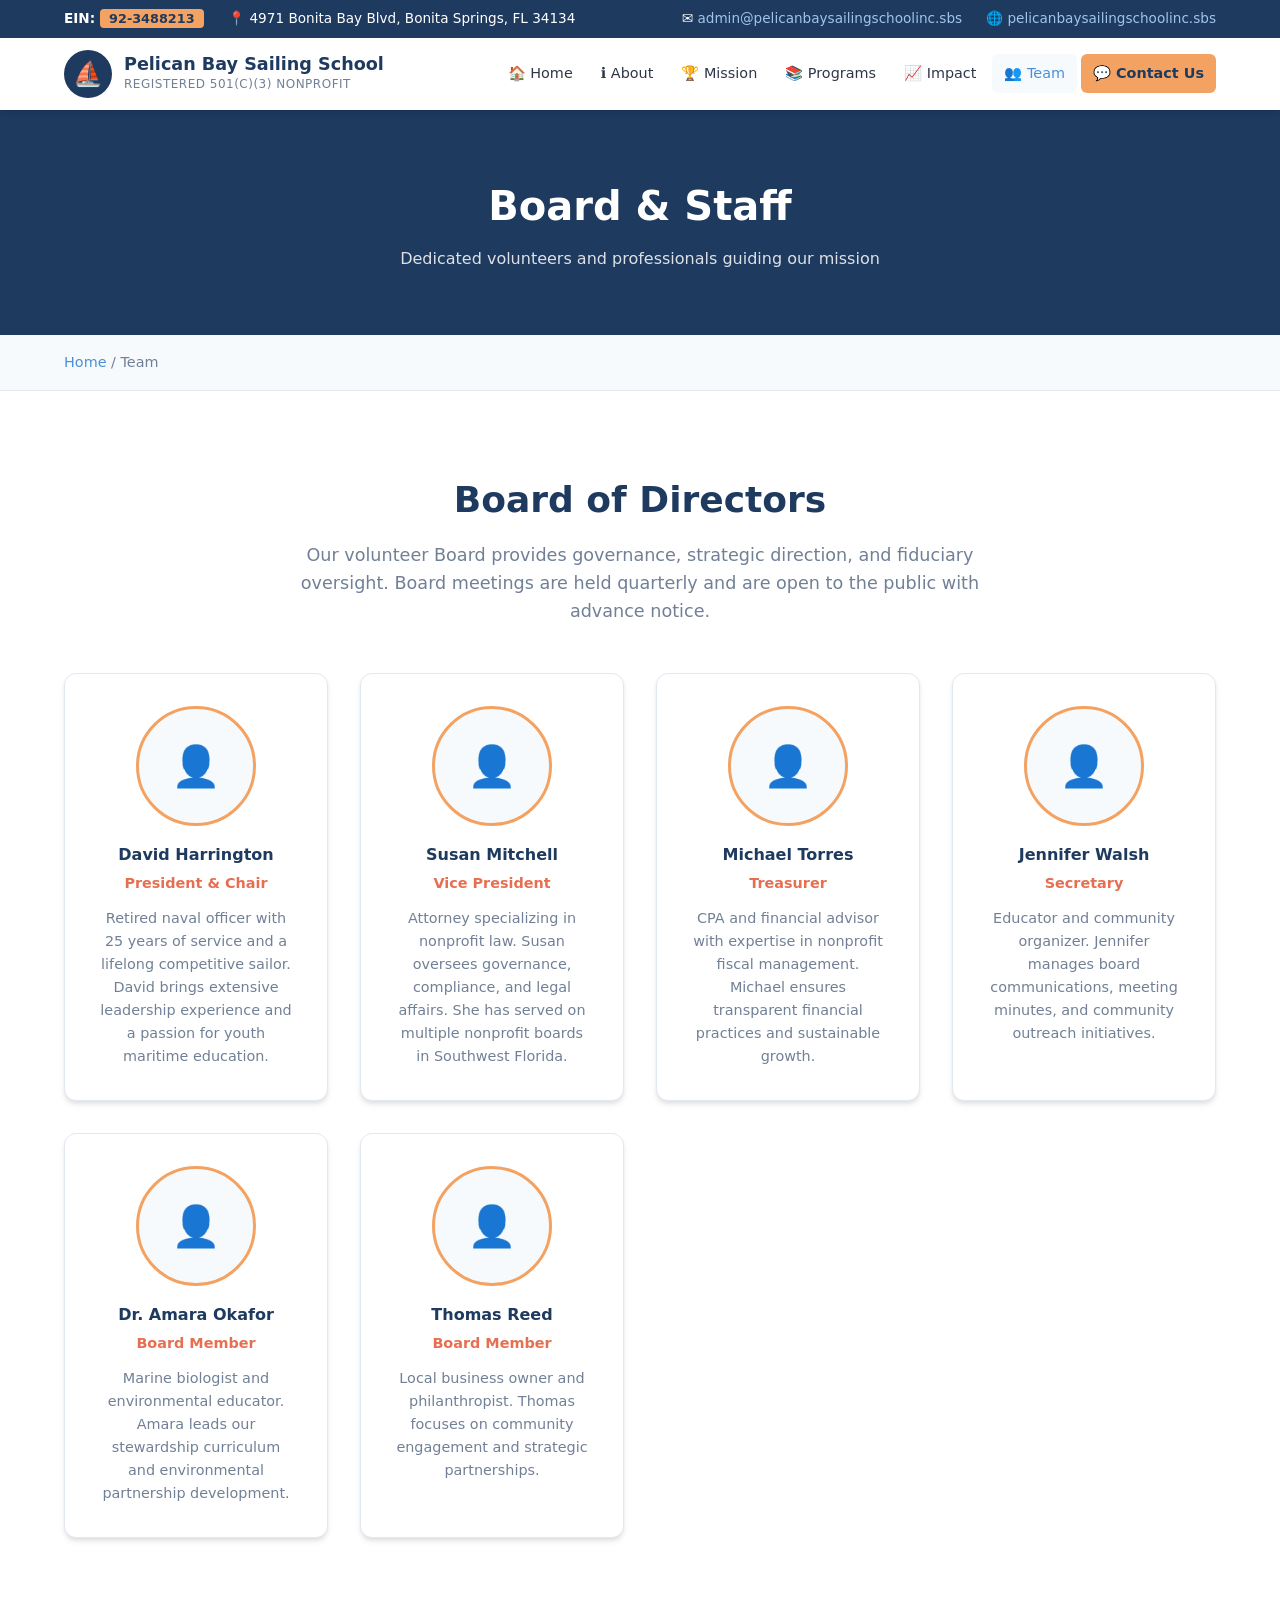
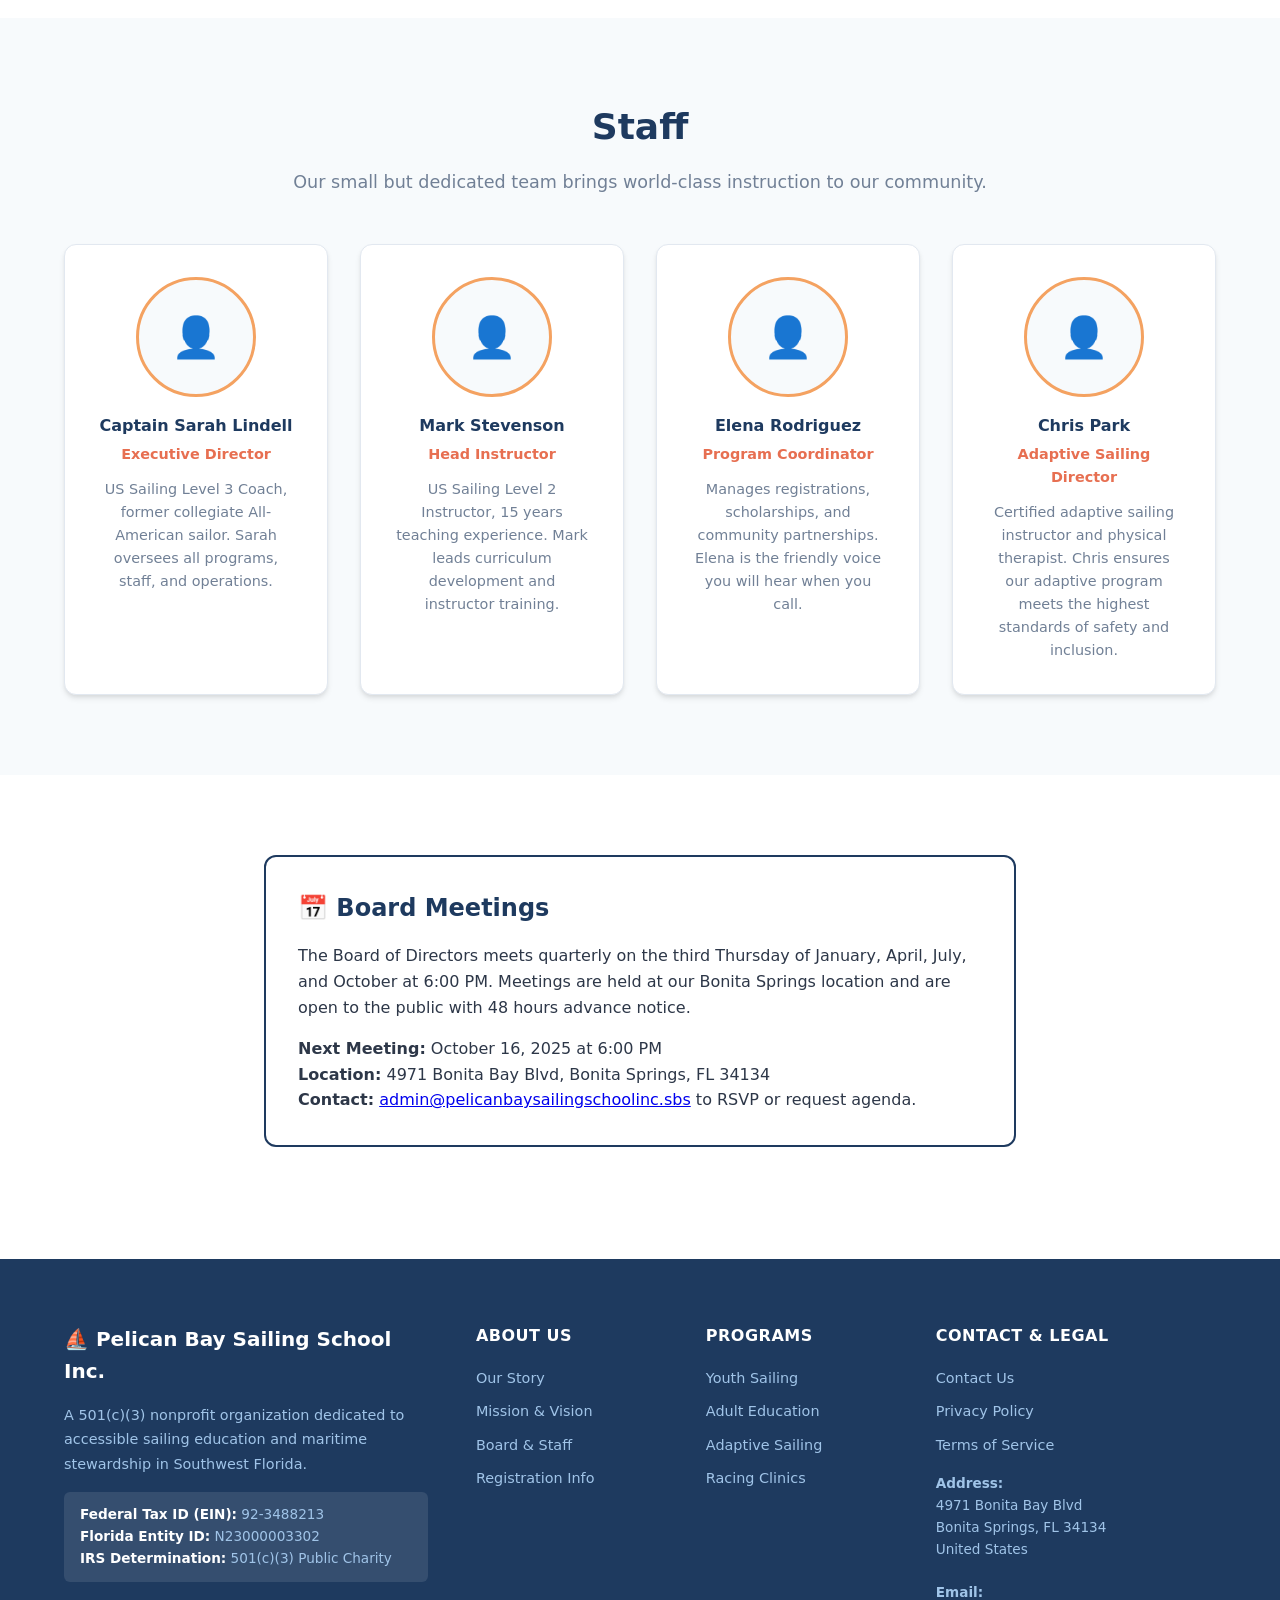
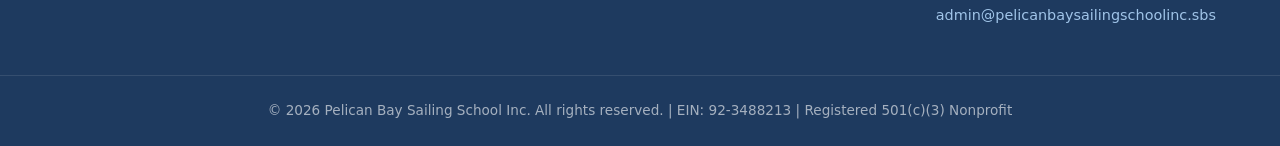
<file: team.html>
<!DOCTYPE html>
<html lang="en">
<head>
  <meta charset="UTF-8">
  <meta name="viewport" content="width=device-width, initial-scale=1.0">
  <meta name="description" content="Meet the Board of Directors and staff of Pelican Bay Sailing School Inc. EIN: 92-3488213.">
  <meta name="keywords" content="Pelican Bay Sailing School, sailing school Bonita Springs, nonprofit sailing Florida, 501c3 sailing education, youth sailing program, learn to sail Florida">
  <meta name="author" content="Pelican Bay Sailing School Inc.">
  <meta name="robots" content="index, follow">
  <link rel="canonical" href="https://pelicanbaysailingschoolinc.sbs/team.html">
  <link rel="icon" type="image/svg+xml" href="images/logo-icon.svg">
  <title>Our Team | Pelican Bay Sailing School Inc.</title>

  <!-- Open Graph -->
  <meta property="og:title" content="Our Team | Pelican Bay Sailing School Inc.">
  <meta property="og:description" content="Meet the Board of Directors and staff of Pelican Bay Sailing School Inc. EIN: 92-3488213.">
  <meta property="og:type" content="website">
  <meta property="og:url" content="https://pelicanbaysailingschoolinc.sbs/team.html">
  <meta property="og:image" content="https://pelicanbaysailingschoolinc.sbs/images/og-image.jpg">
  <meta property="og:site_name" content="Pelican Bay Sailing School Inc.">

  <!-- Twitter Card -->
  <meta name="twitter:card" content="summary_large_image">
  <meta name="twitter:title" content="Our Team | Pelican Bay Sailing School Inc.">
  <meta name="twitter:description" content="Meet the Board of Directors and staff of Pelican Bay Sailing School Inc. EIN: 92-3488213.">

  <!-- Google Verification -->
  <meta name="google-site-verification" content="Pozbxaj-UjocbGTyTUbjS6zW-PMdNUOLQOpRGWnOACE">

  <!-- Schema.org Organization -->
  <script type="application/ld+json">
  {
    "@context": "https://schema.org",
    "@type": "NGO",
    "name": "Pelican Bay Sailing School Inc.",
    "alternateName": "Pelican Bay Sailing School",
    "url": "https://pelicanbaysailingschoolinc.sbs",
    "logo": "https://pelicanbaysailingschoolinc.sbs/images/logo-icon.svg",
    "description": "A 501(c)(3) nonprofit organization dedicated to providing accessible sailing education and maritime programs for youth and adults in Southwest Florida.",
    "nonprofitStatus": "Nonprofit501c3",
    "taxID": "92-3488213",
    "foundingDate": "2023",
    "address": {
      "@type": "PostalAddress",
      "streetAddress": "4971 Bonita Bay Blvd",
      "addressLocality": "Bonita Springs",
      "addressRegion": "FL",
      "postalCode": "34134",
      "addressCountry": "US"
    },
    "email": "admin@pelicanbaysailingschoolinc.sbs",
    "areaServed": {
      "@type": "City",
      "name": "Bonita Springs, Florida"
    },
    "sameAs": [
      "https://www.facebook.com/pelicanbaysailing",
      "https://www.instagram.com/pelicanbaysailing"
    ]
  }
  </script>

  <link rel="stylesheet" href="css/style.css">
  
</head>
<body>

<!-- Top Bar -->
<div class="top-bar">
  <div class="container">
    <div class="top-bar-left">
      <span><strong>EIN:</strong> <span class="ein-badge">92-3488213</span></span>
      <span>&#128205; 4971 Bonita Bay Blvd, Bonita Springs, FL 34134</span>
    </div>
    <div class="top-bar-right">
      <span>&#9993; <a href="mailto:admin@pelicanbaysailingschoolinc.sbs">admin@pelicanbaysailingschoolinc.sbs</a></span>
      <span>&#127760; <a href="https://pelicanbaysailingschoolinc.sbs">pelicanbaysailingschoolinc.sbs</a></span>
    </div>
  </div>
</div>

<!-- Header -->
<header class="site-header">
  <div class="container">
    <a href="index.html" class="logo">
      <div class="logo-icon">&#9973;</div>
      <div class="logo-text">
        <strong>Pelican Bay Sailing School</strong>
        <span>Registered 501(c)(3) Nonprofit</span>
      </div>
    </a>
    <button class="mobile-menu-btn" aria-label="Toggle menu">&#9776;</button>
    <nav class="main-nav">
      <ul>
        <li><a href="index.html">&#127968; Home</a></li>
        <li><a href="about.html">&#8505; About</a></li>
        <li><a href="mission.html">&#127942; Mission</a></li>
        <li><a href="programs.html">&#128218; Programs</a></li>
        <li><a href="impact.html">&#128200; Impact</a></li>
        <li><a href="team.html">&#128101; Team</a></li>
        <li><a href="contact.html" class="nav-cta">&#128172; Contact Us</a></li>
      </ul>
    </nav>
  </div>
</header>

<main>
  <div class="page-title">
    <div class="container">
      <h1>Board & Staff</h1>
      <p>Dedicated volunteers and professionals guiding our mission</p>
    </div>
  </div>

  <div class="breadcrumb">
    <div class="container">
      <a href="index.html">Home</a> / Team
    </div>
  </div>

  <section class="section">
    <div class="container">
      <div class="section-header">
        <h2>Board of Directors</h2>
        <p>Our volunteer Board provides governance, strategic direction, and fiduciary oversight. Board meetings are held quarterly and are open to the public with advance notice.</p>
      </div>
      <div class="team-grid">
        <div class="team-card">
          <div class="team-avatar">&#128100;</div>
          <h4>David Harrington</h4>
          <div class="team-role">President & Chair</div>
          <p style="font-size:0.9rem;color:var(--text-light);">Retired naval officer with 25 years of service and a lifelong competitive sailor. David brings extensive leadership experience and a passion for youth maritime education.</p>
        </div>
        <div class="team-card">
          <div class="team-avatar">&#128100;</div>
          <h4>Susan Mitchell</h4>
          <div class="team-role">Vice President</div>
          <p style="font-size:0.9rem;color:var(--text-light);">Attorney specializing in nonprofit law. Susan oversees governance, compliance, and legal affairs. She has served on multiple nonprofit boards in Southwest Florida.</p>
        </div>
        <div class="team-card">
          <div class="team-avatar">&#128100;</div>
          <h4>Michael Torres</h4>
          <div class="team-role">Treasurer</div>
          <p style="font-size:0.9rem;color:var(--text-light);">CPA and financial advisor with expertise in nonprofit fiscal management. Michael ensures transparent financial practices and sustainable growth.</p>
        </div>
        <div class="team-card">
          <div class="team-avatar">&#128100;</div>
          <h4>Jennifer Walsh</h4>
          <div class="team-role">Secretary</div>
          <p style="font-size:0.9rem;color:var(--text-light);">Educator and community organizer. Jennifer manages board communications, meeting minutes, and community outreach initiatives.</p>
        </div>
        <div class="team-card">
          <div class="team-avatar">&#128100;</div>
          <h4>Dr. Amara Okafor</h4>
          <div class="team-role">Board Member</div>
          <p style="font-size:0.9rem;color:var(--text-light);">Marine biologist and environmental educator. Amara leads our stewardship curriculum and environmental partnership development.</p>
        </div>
        <div class="team-card">
          <div class="team-avatar">&#128100;</div>
          <h4>Thomas Reed</h4>
          <div class="team-role">Board Member</div>
          <p style="font-size:0.9rem;color:var(--text-light);">Local business owner and philanthropist. Thomas focuses on community engagement and strategic partnerships.</p>
        </div>
      </div>
    </div>
  </section>

  <section class="section section-alt">
    <div class="container">
      <div class="section-header">
        <h2>Staff</h2>
        <p>Our small but dedicated team brings world-class instruction to our community.</p>
      </div>
      <div class="team-grid">
        <div class="team-card">
          <div class="team-avatar">&#128100;</div>
          <h4>Captain Sarah Lindell</h4>
          <div class="team-role">Executive Director</div>
          <p style="font-size:0.9rem;color:var(--text-light);">US Sailing Level 3 Coach, former collegiate All-American sailor. Sarah oversees all programs, staff, and operations.</p>
        </div>
        <div class="team-card">
          <div class="team-avatar">&#128100;</div>
          <h4>Mark Stevenson</h4>
          <div class="team-role">Head Instructor</div>
          <p style="font-size:0.9rem;color:var(--text-light);">US Sailing Level 2 Instructor, 15 years teaching experience. Mark leads curriculum development and instructor training.</p>
        </div>
        <div class="team-card">
          <div class="team-avatar">&#128100;</div>
          <h4>Elena Rodriguez</h4>
          <div class="team-role">Program Coordinator</div>
          <p style="font-size:0.9rem;color:var(--text-light);">Manages registrations, scholarships, and community partnerships. Elena is the friendly voice you will hear when you call.</p>
        </div>
        <div class="team-card">
          <div class="team-avatar">&#128100;</div>
          <h4>Chris Park</h4>
          <div class="team-role">Adaptive Sailing Director</div>
          <p style="font-size:0.9rem;color:var(--text-light);">Certified adaptive sailing instructor and physical therapist. Chris ensures our adaptive program meets the highest standards of safety and inclusion.</p>
        </div>
      </div>
    </div>
  </section>

  <section class="section">
    <div class="container" style="max-width:800px;">
      <div class="reg-box">
        <h3>&#128197; Board Meetings</h3>
        <p>The Board of Directors meets quarterly on the third Thursday of January, April, July, and October at 6:00 PM. Meetings are held at our Bonita Springs location and are open to the public with 48 hours advance notice.</p>
        <p style="margin-top:1rem;"><strong>Next Meeting:</strong> October 16, 2025 at 6:00 PM<br>
        <strong>Location:</strong> 4971 Bonita Bay Blvd, Bonita Springs, FL 34134<br>
        <strong>Contact:</strong> <a href="mailto:admin@pelicanbaysailingschoolinc.sbs">admin@pelicanbaysailingschoolinc.sbs</a> to RSVP or request agenda.</p>
      </div>
    </div>
  </section>
</main>

<!-- Footer -->
<footer class="site-footer">
  <div class="footer-grid">
    <div class="footer-brand">
      <h3>&#9973; Pelican Bay Sailing School Inc.</h3>
      <p>A 501(c)(3) nonprofit organization dedicated to accessible sailing education and maritime stewardship in Southwest Florida.</p>
      <div class="ein-box">
        <strong>Federal Tax ID (EIN):</strong> 92-3488213<br>
        <strong>Florida Entity ID:</strong> N23000003302<br>
        <strong>IRS Determination:</strong> 501(c)(3) Public Charity
      </div>
    </div>
    <div class="footer-links">
      <h4>About Us</h4>
      <ul>
        <li><a href="about.html">Our Story</a></li>
        <li><a href="mission.html">Mission & Vision</a></li>
        <li><a href="team.html">Board & Staff</a></li>
        <li><a href="registration.html">Registration Info</a></li>
      </ul>
    </div>
    <div class="footer-links">
      <h4>Programs</h4>
      <ul>
        <li><a href="programs.html">Youth Sailing</a></li>
        <li><a href="programs.html">Adult Education</a></li>
        <li><a href="programs.html">Adaptive Sailing</a></li>
        <li><a href="programs.html">Racing Clinics</a></li>
      </ul>
    </div>
    <div class="footer-links">
      <h4>Contact & Legal</h4>
      <ul>
        <li><a href="contact.html">Contact Us</a></li>
        <li><a href="privacy.html">Privacy Policy</a></li>
        <li><a href="terms.html">Terms of Service</a></li>
      </ul>
      <p style="margin-top:1rem;font-size:0.85rem;">
        <strong>Address:</strong><br>
        4971 Bonita Bay Blvd<br>
        Bonita Springs, FL 34134<br>
        United States<br><br>
        <strong>Email:</strong><br>
        <a href="mailto:admin@pelicanbaysailingschoolinc.sbs" style="color:#a0c4e8;">admin@pelicanbaysailingschoolinc.sbs</a>
      </p>
    </div>
  </div>
  <div class="footer-bottom">
    <p>&copy; <span class="current-year"></span> Pelican Bay Sailing School Inc. All rights reserved. | EIN: 92-3488213 | Registered 501(c)(3) Nonprofit</p>
  </div>
</footer>

<script src="js/main.js"></script>
</body>
</html>
</file>
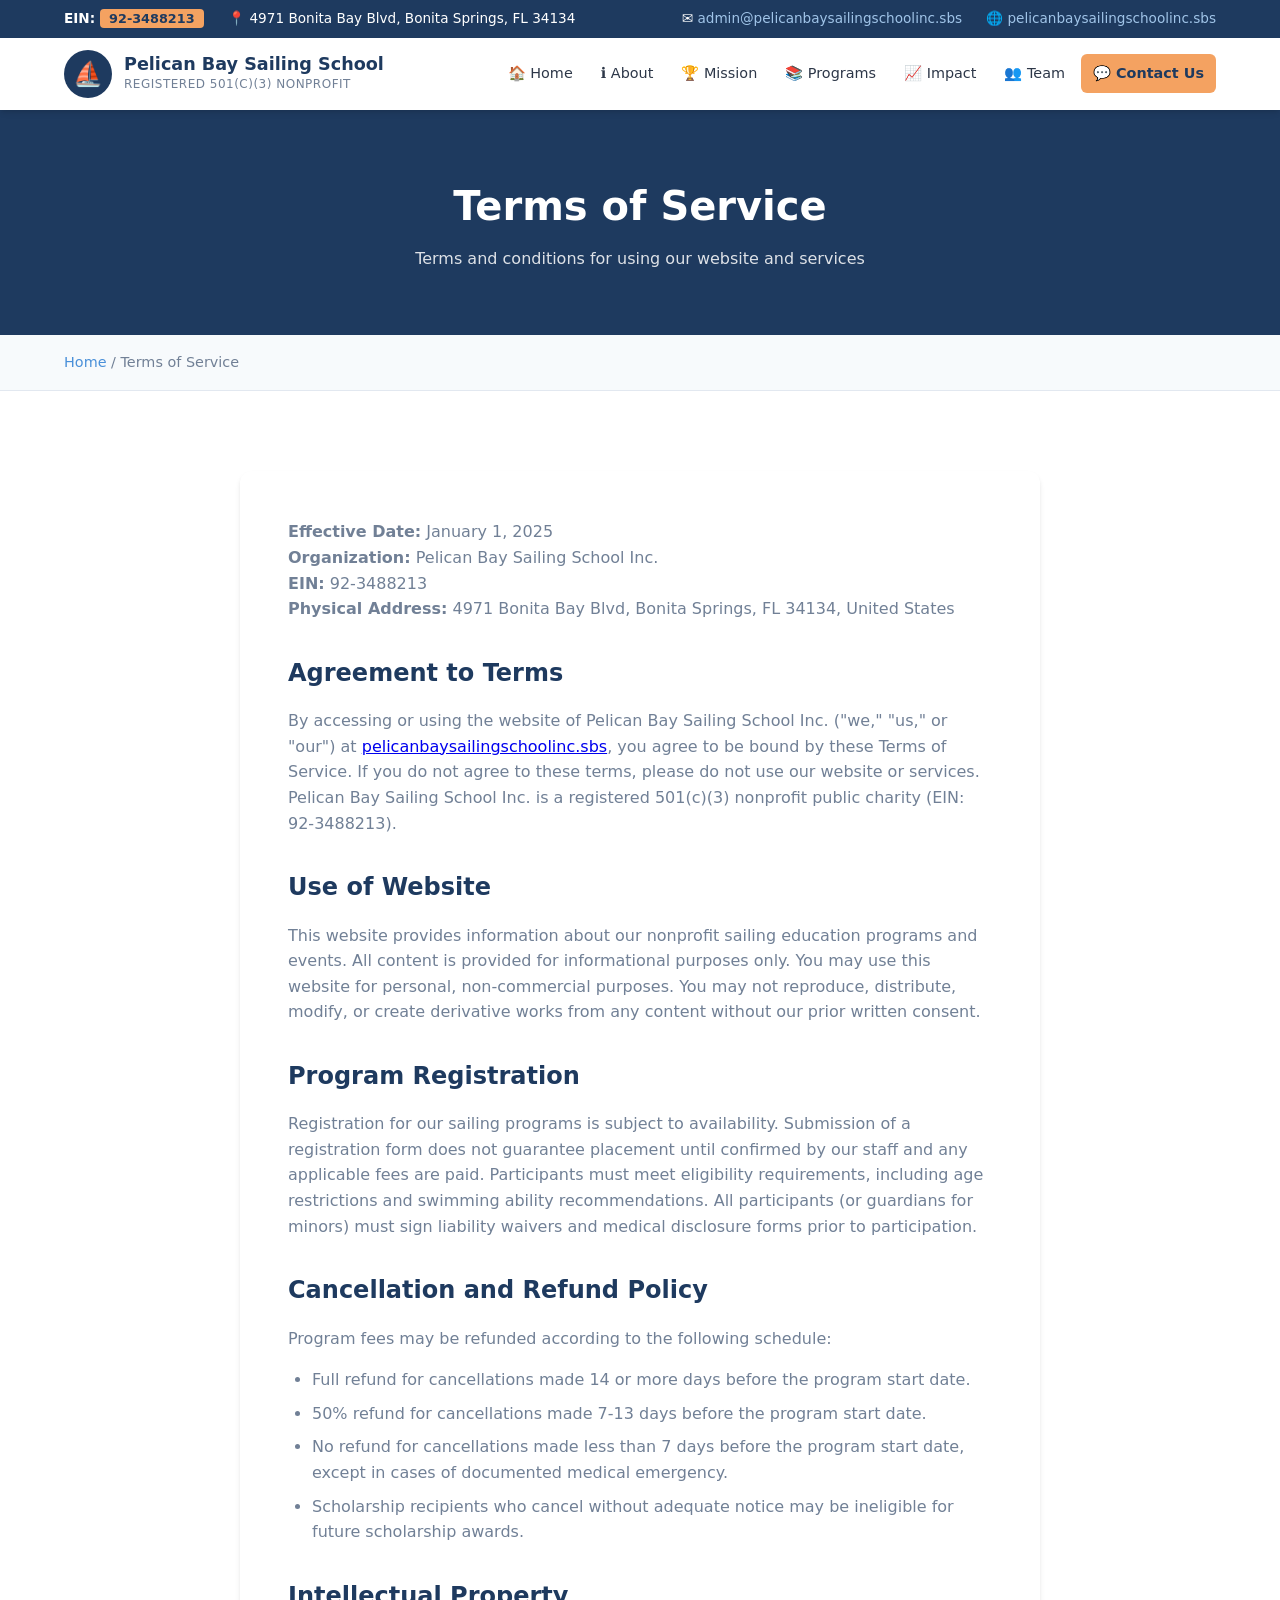
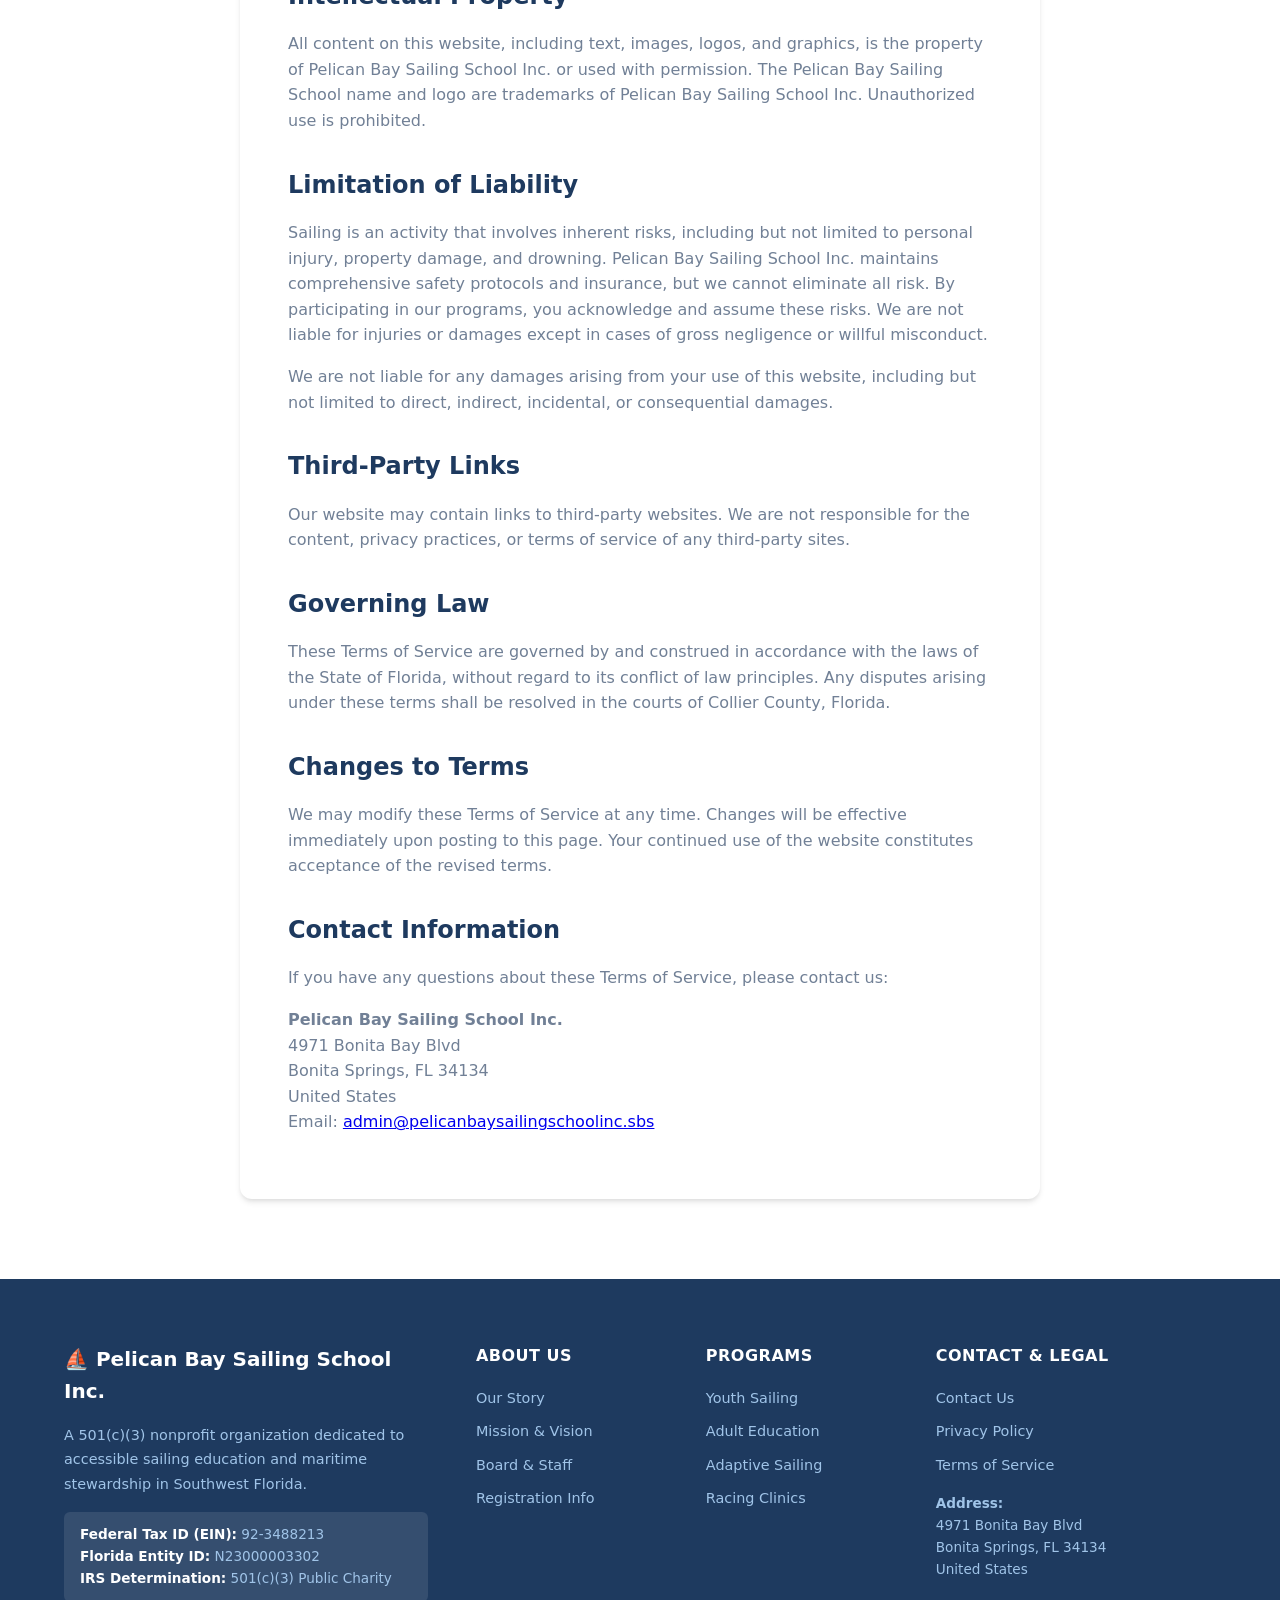
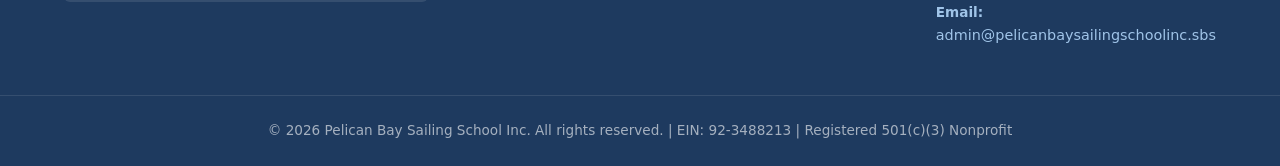
<file: terms.html>
<!DOCTYPE html>
<html lang="en">
<head>
<meta charset="UTF-8">
<meta name="viewport" content="width=device-width, initial-scale=1.0">
<meta name="description" content="Terms of Service for Pelican Bay Sailing School Inc., a 501(c)(3) nonprofit. EIN: 92-3488213. Address: 4971 Bonita Bay Blvd, Bonita Springs, FL 34134.">
<link rel="canonical" href="https://pelicanbaysailingschoolinc.sbs/terms.html">
<link rel="icon" type="image/svg+xml" href="images/logo-icon.svg">
<title>Terms of Service | Pelican Bay Sailing School Inc.</title>
<link rel="stylesheet" href="css/style.css">
</head>
<body>

<div class="top-bar">
  <div class="container">
    <div class="top-bar-left">
      <span><strong>EIN:</strong> <span class="ein-badge">92-3488213</span></span>
      <span>&#128205; 4971 Bonita Bay Blvd, Bonita Springs, FL 34134</span>
    </div>
    <div class="top-bar-right">
      <span>&#9993; <a href="mailto:admin@pelicanbaysailingschoolinc.sbs">admin@pelicanbaysailingschoolinc.sbs</a></span>
      <span>&#127760; <a href="https://pelicanbaysailingschoolinc.sbs">pelicanbaysailingschoolinc.sbs</a></span>
    </div>
  </div>
</div>

<header class="site-header">
  <div class="container">
    <a href="index.html" class="logo">
      <div class="logo-icon">&#9973;</div>
      <div class="logo-text">
        <strong>Pelican Bay Sailing School</strong>
        <span>Registered 501(c)(3) Nonprofit</span>
      </div>
    </a>
    <button class="mobile-menu-btn" aria-label="Toggle menu">&#9776;</button>
    <nav class="main-nav">
      <ul>
        <li><a href="index.html">&#127968; Home</a></li>
        <li><a href="about.html">&#8505; About</a></li>
        <li><a href="mission.html">&#127942; Mission</a></li>
        <li><a href="programs.html">&#128218; Programs</a></li>
        <li><a href="impact.html">&#128200; Impact</a></li>
        <li><a href="team.html">&#128101; Team</a></li>
        <li><a href="contact.html" class="nav-cta">&#128172; Contact Us</a></li>
      </ul>
    </nav>
  </div>
</header>

<main>
  <div class="page-title">
    <div class="container">
      <h1>Terms of Service</h1>
      <p>Terms and conditions for using our website and services</p>
    </div>
  </div>
  <div class="breadcrumb">
    <div class="container">
      <a href="index.html">Home</a> / Terms of Service
    </div>
  </div>
  <section class="section">
    <div class="container">
      <div class="legal-content">
        <p><strong>Effective Date:</strong> January 1, 2025<br>
        <strong>Organization:</strong> Pelican Bay Sailing School Inc.<br>
        <strong>EIN:</strong> 92-3488213<br>
        <strong>Physical Address:</strong> 4971 Bonita Bay Blvd, Bonita Springs, FL 34134, United States</p>

        <h2>Agreement to Terms</h2>
        <p>By accessing or using the website of Pelican Bay Sailing School Inc. ("we," "us," or "our") at <a href="https://pelicanbaysailingschoolinc.sbs">pelicanbaysailingschoolinc.sbs</a>, you agree to be bound by these Terms of Service. If you do not agree to these terms, please do not use our website or services. Pelican Bay Sailing School Inc. is a registered 501(c)(3) nonprofit public charity (EIN: 92-3488213).</p>

        <h2>Use of Website</h2>
        <p>This website provides information about our nonprofit sailing education programs and events. All content is provided for informational purposes only. You may use this website for personal, non-commercial purposes. You may not reproduce, distribute, modify, or create derivative works from any content without our prior written consent.</p>

        <h2>Program Registration</h2>
        <p>Registration for our sailing programs is subject to availability. Submission of a registration form does not guarantee placement until confirmed by our staff and any applicable fees are paid. Participants must meet eligibility requirements, including age restrictions and swimming ability recommendations. All participants (or guardians for minors) must sign liability waivers and medical disclosure forms prior to participation.</p>

        <h2>Cancellation and Refund Policy</h2>
        <p>Program fees may be refunded according to the following schedule:</p>
        <ul>
          <li>Full refund for cancellations made 14 or more days before the program start date.</li>
          <li>50% refund for cancellations made 7-13 days before the program start date.</li>
          <li>No refund for cancellations made less than 7 days before the program start date, except in cases of documented medical emergency.</li>
          <li>Scholarship recipients who cancel without adequate notice may be ineligible for future scholarship awards.</li>
        </ul>

        <h2>Intellectual Property</h2>
        <p>All content on this website, including text, images, logos, and graphics, is the property of Pelican Bay Sailing School Inc. or used with permission. The Pelican Bay Sailing School name and logo are trademarks of Pelican Bay Sailing School Inc. Unauthorized use is prohibited.</p>

        <h2>Limitation of Liability</h2>
        <p>Sailing is an activity that involves inherent risks, including but not limited to personal injury, property damage, and drowning. Pelican Bay Sailing School Inc. maintains comprehensive safety protocols and insurance, but we cannot eliminate all risk. By participating in our programs, you acknowledge and assume these risks. We are not liable for injuries or damages except in cases of gross negligence or willful misconduct.</p>
        <p>We are not liable for any damages arising from your use of this website, including but not limited to direct, indirect, incidental, or consequential damages.</p>

        <h2>Third-Party Links</h2>
        <p>Our website may contain links to third-party websites. We are not responsible for the content, privacy practices, or terms of service of any third-party sites.</p>

        <h2>Governing Law</h2>
        <p>These Terms of Service are governed by and construed in accordance with the laws of the State of Florida, without regard to its conflict of law principles. Any disputes arising under these terms shall be resolved in the courts of Collier County, Florida.</p>

        <h2>Changes to Terms</h2>
        <p>We may modify these Terms of Service at any time. Changes will be effective immediately upon posting to this page. Your continued use of the website constitutes acceptance of the revised terms.</p>

        <h2>Contact Information</h2>
        <p>If you have any questions about these Terms of Service, please contact us:</p>
        <p><strong>Pelican Bay Sailing School Inc.</strong><br>
        4971 Bonita Bay Blvd<br>
        Bonita Springs, FL 34134<br>
        United States<br>
        Email: <a href="mailto:admin@pelicanbaysailingschoolinc.sbs">admin@pelicanbaysailingschoolinc.sbs</a></p>
      </div>
    </div>
  </section>
</main>

<footer class="site-footer">
  <div class="footer-grid">
    <div class="footer-brand">
      <h3>&#9973; Pelican Bay Sailing School Inc.</h3>
      <p>A 501(c)(3) nonprofit organization dedicated to accessible sailing education and maritime stewardship in Southwest Florida.</p>
      <div class="ein-box">
        <strong>Federal Tax ID (EIN):</strong> 92-3488213<br>
        <strong>Florida Entity ID:</strong> N23000003302<br>
        <strong>IRS Determination:</strong> 501(c)(3) Public Charity
      </div>
    </div>
    <div class="footer-links">
      <h4>About Us</h4>
      <ul>
        <li><a href="about.html">Our Story</a></li>
        <li><a href="mission.html">Mission & Vision</a></li>
        <li><a href="team.html">Board & Staff</a></li>
        <li><a href="registration.html">Registration Info</a></li>
      </ul>
    </div>
    <div class="footer-links">
      <h4>Programs</h4>
      <ul>
        <li><a href="programs.html">Youth Sailing</a></li>
        <li><a href="programs.html">Adult Education</a></li>
        <li><a href="programs.html">Adaptive Sailing</a></li>
        <li><a href="programs.html">Racing Clinics</a></li>
      </ul>
    </div>
    <div class="footer-links">
      <h4>Contact & Legal</h4>
      <ul>
        <li><a href="contact.html">Contact Us</a></li>
        <li><a href="privacy.html">Privacy Policy</a></li>
        <li><a href="terms.html">Terms of Service</a></li>
      </ul>
      <p style="margin-top:1rem;font-size:0.85rem;">
        <strong>Address:</strong><br>
        4971 Bonita Bay Blvd<br>
        Bonita Springs, FL 34134<br>
        United States<br><br>
        <strong>Email:</strong><br>
        <a href="mailto:admin@pelicanbaysailingschoolinc.sbs" style="color:#a0c4e8;">admin@pelicanbaysailingschoolinc.sbs</a>
      </p>
    </div>
  </div>
  <div class="footer-bottom">
    <p>&copy; <span class="current-year"></span> Pelican Bay Sailing School Inc. All rights reserved. | EIN: 92-3488213 | Registered 501(c)(3) Nonprofit</p>
  </div>
</footer>

<script src="js/main.js"></script>
</body>
</html>
</file>
<file: css/style.css>
/* ============================================
   Pelican Bay Sailing School Inc.
   501(c)(3) Nonprofit Website Styles
   EIN: 92-3488213
   ============================================ */

:root {
  --primary: #1e3a5f;
  --primary-light: #2a4f7f;
  --secondary: #4a90d9;
  --accent: #f4a261;
  --accent-dark: #e76f51;
  --text: #2d3748;
  --text-light: #718096;
  --bg: #ffffff;
  --bg-alt: #f7fafc;
  --border: #e2e8f0;
  --success: #38a169;
  --shadow: 0 4px 6px -1px rgba(0,0,0,0.1), 0 2px 4px -1px rgba(0,0,0,0.06);
  --shadow-lg: 0 20px 25px -5px rgba(0,0,0,0.1), 0 10px 10px -5px rgba(0,0,0,0.04);
}

* { margin: 0; padding: 0; box-sizing: border-box; }

html { scroll-behavior: smooth; }

body {
  font-family: 'Segoe UI', system-ui, -apple-system, sans-serif;
  color: var(--text);
  line-height: 1.6;
  background: var(--bg);
}

/* Top Bar */
.top-bar {
  background: var(--primary);
  color: #fff;
  font-size: 0.85rem;
  padding: 0.5rem 0;
}

.top-bar .container {
  max-width: 1200px;
  margin: 0 auto;
  padding: 0 1.5rem;
  display: flex;
  justify-content: space-between;
  align-items: center;
  flex-wrap: wrap;
  gap: 0.5rem;
}

.top-bar a { color: #a0c4e8; text-decoration: none; transition: color 0.2s; }
.top-bar a:hover { color: #fff; }

.top-bar-left, .top-bar-right { display: flex; align-items: center; gap: 1.5rem; flex-wrap: wrap; }

.ein-badge {
  background: var(--accent);
  color: var(--primary);
  padding: 0.15rem 0.6rem;
  border-radius: 4px;
  font-weight: 700;
  font-size: 0.8rem;
}

/* Header */
.site-header {
  background: var(--bg);
  box-shadow: var(--shadow);
  position: sticky;
  top: 0;
  z-index: 1000;
}

.site-header .container {
  max-width: 1200px;
  margin: 0 auto;
  padding: 0 1.5rem;
  display: flex;
  justify-content: space-between;
  align-items: center;
  height: 72px;
}

.logo {
  display: flex;
  align-items: center;
  gap: 0.75rem;
  text-decoration: none;
}

.logo-icon {
  width: 48px;
  height: 48px;
  background: var(--primary);
  border-radius: 50%;
  display: flex;
  align-items: center;
  justify-content: center;
  color: #fff;
  font-size: 1.5rem;
}

.logo-text { display: flex; flex-direction: column; }
.logo-text strong {
  color: var(--primary);
  font-size: 1.1rem;
  line-height: 1.2;
}
.logo-text span {
  color: var(--text-light);
  font-size: 0.75rem;
  text-transform: uppercase;
  letter-spacing: 0.5px;
}

/* Navigation */
.main-nav ul { display: flex; list-style: none; gap: 0.25rem; }

.main-nav a {
  color: var(--text);
  text-decoration: none;
  padding: 0.5rem 0.75rem;
  border-radius: 6px;
  font-weight: 500;
  font-size: 0.9rem;
  transition: all 0.2s;
  display: flex;
  align-items: center;
  gap: 0.35rem;
}

.main-nav a:hover, .main-nav a.active {
  background: var(--bg-alt);
  color: var(--secondary);
}

.nav-cta {
  background: var(--accent) !important;
  color: var(--primary) !important;
  font-weight: 700 !important;
}
.nav-cta:hover { background: #e8954a !important; }

.mobile-menu-btn {
  display: none;
  background: none;
  border: none;
  font-size: 1.5rem;
  cursor: pointer;
  color: var(--primary);
}

/* Hero */
.hero {
  position: relative;
  min-height: 600px;
  display: flex;
  align-items: center;
  background: linear-gradient(135deg, var(--primary) 0%, var(--primary-light) 100%);
  overflow: hidden;
}

.hero-bg {
  position: absolute;
  inset: 0;
  opacity: 0.25;
  background-size: cover;
  background-position: center;
}

.hero .container {
  position: relative;
  z-index: 2;
  max-width: 1200px;
  margin: 0 auto;
  padding: 4rem 1.5rem;
  color: #fff;
}

.hero-badge {
  display: inline-flex;
  align-items: center;
  gap: 0.5rem;
  background: rgba(255,255,255,0.15);
  backdrop-filter: blur(10px);
  padding: 0.5rem 1rem;
  border-radius: 50px;
  font-size: 0.9rem;
  margin-bottom: 1.5rem;
  border: 1px solid rgba(255,255,255,0.2);
}

.hero h1 {
  font-size: 3.5rem;
  line-height: 1.1;
  margin-bottom: 1rem;
  max-width: 700px;
}

.hero p {
  font-size: 1.25rem;
  opacity: 0.9;
  max-width: 600px;
  margin-bottom: 2rem;
}

.hero-buttons { display: flex; gap: 1rem; flex-wrap: wrap; }

.btn {
  display: inline-flex;
  align-items: center;
  gap: 0.5rem;
  padding: 0.875rem 1.75rem;
  border-radius: 8px;
  text-decoration: none;
  font-weight: 600;
  transition: all 0.2s;
  border: none;
  cursor: pointer;
  font-size: 1rem;
}

.btn-primary {
  background: var(--accent);
  color: var(--primary);
}
.btn-primary:hover { background: #e8954a; transform: translateY(-2px); }

.btn-secondary {
  background: rgba(255,255,255,0.15);
  color: #fff;
  border: 1px solid rgba(255,255,255,0.3);
}
.btn-secondary:hover { background: rgba(255,255,255,0.25); }

/* Stats Bar */
.stats-bar {
  background: var(--bg);
  border-bottom: 1px solid var(--border);
  padding: 2rem 0;
}

.stats-bar .container {
  max-width: 1200px;
  margin: 0 auto;
  padding: 0 1.5rem;
  display: grid;
  grid-template-columns: repeat(4, 1fr);
  gap: 2rem;
}

.stat-item { text-align: center; }
.stat-number {
  font-size: 2.5rem;
  font-weight: 800;
  color: var(--primary);
  line-height: 1;
}
.stat-label {
  color: var(--text-light);
  font-size: 0.9rem;
  margin-top: 0.25rem;
}

/* Sections */
.section {
  padding: 5rem 0;
}

.section-alt { background: var(--bg-alt); }

.container {
  max-width: 1200px;
  margin: 0 auto;
  padding: 0 1.5rem;
}

.section-header {
  text-align: center;
  max-width: 700px;
  margin: 0 auto 3rem;
}

.section-header h2 {
  font-size: 2.25rem;
  color: var(--primary);
  margin-bottom: 0.75rem;
}

.section-header p {
  color: var(--text-light);
  font-size: 1.1rem;
}

/* Cards */
.card-grid {
  display: grid;
  grid-template-columns: repeat(auto-fit, minmax(280px, 1fr));
  gap: 1.5rem;
}

.card {
  background: var(--bg);
  border-radius: 12px;
  overflow: hidden;
  box-shadow: var(--shadow);
  transition: transform 0.2s, box-shadow 0.2s;
  border: 1px solid var(--border);
}

.card:hover {
  transform: translateY(-4px);
  box-shadow: var(--shadow-lg);
}

.card-img {
  height: 200px;
  background-size: cover;
  background-position: center;
}

.card-body { padding: 1.5rem; }

.card h3 {
  font-size: 1.25rem;
  color: var(--primary);
  margin-bottom: 0.5rem;
}

.card p { color: var(--text-light); font-size: 0.95rem; }

/* Mission Block */
.mission-block {
  display: grid;
  grid-template-columns: 1fr 1fr;
  gap: 4rem;
  align-items: center;
}

.mission-img {
  border-radius: 12px;
  overflow: hidden;
  box-shadow: var(--shadow-lg);
}

.mission-img img { width: 100%; height: auto; display: block; }

.mission-content h2 {
  font-size: 2rem;
  color: var(--primary);
  margin-bottom: 1rem;
}

.mission-content p { margin-bottom: 1rem; color: var(--text-light); }

.values-list {
  list-style: none;
  margin-top: 1.5rem;
}

.values-list li {
  display: flex;
  align-items: flex-start;
  gap: 0.75rem;
  margin-bottom: 0.75rem;
}

.values-list .icon {
  color: var(--accent);
  font-size: 1.25rem;
  flex-shrink: 0;
  margin-top: 0.1rem;
}

/* Timeline */
.timeline {
  position: relative;
  padding-left: 2rem;
}

.timeline::before {
  content: '';
  position: absolute;
  left: 0;
  top: 0;
  bottom: 0;
  width: 2px;
  background: var(--border);
}

.timeline-item {
  position: relative;
  padding-bottom: 2rem;
}

.timeline-item::before {
  content: '';
  position: absolute;
  left: -2rem;
  top: 0.25rem;
  width: 12px;
  height: 12px;
  border-radius: 50%;
  background: var(--accent);
  margin-left: -5px;
}

.timeline-year {
  font-weight: 700;
  color: var(--accent-dark);
  font-size: 0.9rem;
}

.timeline-item h4 { color: var(--primary); margin: 0.25rem 0; }

/* Team Grid */
.team-grid {
  display: grid;
  grid-template-columns: repeat(auto-fit, minmax(250px, 1fr));
  gap: 2rem;
}

.team-card {
  text-align: center;
  padding: 2rem;
  background: var(--bg);
  border-radius: 12px;
  box-shadow: var(--shadow);
  border: 1px solid var(--border);
}

.team-avatar {
  width: 120px;
  height: 120px;
  border-radius: 50%;
  background: var(--bg-alt);
  margin: 0 auto 1rem;
  display: flex;
  align-items: center;
  justify-content: center;
  font-size: 2.5rem;
  color: var(--primary);
  border: 3px solid var(--accent);
}

.team-card h4 { color: var(--primary); margin-bottom: 0.25rem; }
.team-role {
  color: var(--accent-dark);
  font-weight: 600;
  font-size: 0.9rem;
  margin-bottom: 0.75rem;
}

/* Contact */
.contact-grid {
  display: grid;
  grid-template-columns: 1fr 1fr;
  gap: 3rem;
}

.contact-info h3 {
  color: var(--primary);
  margin-bottom: 1rem;
  font-size: 1.5rem;
}

.info-item {
  display: flex;
  align-items: flex-start;
  gap: 1rem;
  margin-bottom: 1.25rem;
}

.info-item .icon {
  width: 40px;
  height: 40px;
  background: var(--bg-alt);
  border-radius: 8px;
  display: flex;
  align-items: center;
  justify-content: center;
  color: var(--secondary);
  font-size: 1.1rem;
  flex-shrink: 0;
}

.info-item strong { display: block; color: var(--primary); margin-bottom: 0.15rem; }
.info-item a { color: var(--secondary); text-decoration: none; }
.info-item a:hover { text-decoration: underline; }

.contact-form {
  background: var(--bg);
  padding: 2rem;
  border-radius: 12px;
  box-shadow: var(--shadow);
  border: 1px solid var(--border);
}

.form-group { margin-bottom: 1.25rem; }
.form-group label {
  display: block;
  margin-bottom: 0.4rem;
  font-weight: 600;
  color: var(--primary);
  font-size: 0.9rem;
}

.form-group input,
.form-group textarea,
.form-group select {
  width: 100%;
  padding: 0.75rem;
  border: 1px solid var(--border);
  border-radius: 8px;
  font-family: inherit;
  font-size: 1rem;
  transition: border-color 0.2s;
}

.form-group input:focus,
.form-group textarea:focus,
.form-group select:focus {
  outline: none;
  border-color: var(--secondary);
  box-shadow: 0 0 0 3px rgba(74,144,217,0.1);
}

/* Registration Info */
.reg-box {
  background: var(--bg);
  border: 2px solid var(--primary);
  border-radius: 12px;
  padding: 2rem;
  margin-bottom: 2rem;
}

.reg-box h3 {
  color: var(--primary);
  font-size: 1.5rem;
  margin-bottom: 1rem;
  display: flex;
  align-items: center;
  gap: 0.5rem;
}

.reg-detail {
  display: grid;
  grid-template-columns: 200px 1fr;
  gap: 0.5rem 1rem;
  margin-top: 1rem;
}

.reg-detail dt { font-weight: 600; color: var(--text-light); }
.reg-detail dd { color: var(--text); font-weight: 500; }

.ein-highlight {
  font-size: 2rem;
  font-weight: 800;
  color: var(--primary);
  letter-spacing: 1px;
  margin: 0.5rem 0;
}

/* Gallery */
.gallery-grid {
  display: grid;
  grid-template-columns: repeat(auto-fit, minmax(280px, 1fr));
  gap: 1rem;
}

.gallery-item {
  border-radius: 8px;
  overflow: hidden;
  position: relative;
  aspect-ratio: 4/3;
}

.gallery-item img {
  width: 100%;
  height: 100%;
  object-fit: cover;
  transition: transform 0.3s;
}

.gallery-item:hover img { transform: scale(1.05); }

.gallery-caption {
  position: absolute;
  bottom: 0;
  left: 0;
  right: 0;
  background: linear-gradient(transparent, rgba(0,0,0,0.8));
  color: #fff;
  padding: 1.5rem 1rem 1rem;
  font-size: 0.9rem;
}

/* News */
.news-item {
  display: grid;
  grid-template-columns: 120px 1fr;
  gap: 1.5rem;
  padding: 1.5rem;
  background: var(--bg);
  border-radius: 12px;
  box-shadow: var(--shadow);
  border: 1px solid var(--border);
  margin-bottom: 1rem;
}

.news-date {
  text-align: center;
  padding: 1rem;
  background: var(--bg-alt);
  border-radius: 8px;
  height: fit-content;
}

.news-date .day { font-size: 1.75rem; font-weight: 800; color: var(--primary); display: block; }
.news-date .month { font-size: 0.85rem; color: var(--text-light); text-transform: uppercase; }

/* Footer */
.site-footer {
  background: var(--primary);
  color: #a0c4e8;
  padding: 4rem 0 0;
}

.footer-grid {
  display: grid;
  grid-template-columns: 2fr 1fr 1fr 1.5fr;
  gap: 3rem;
  max-width: 1200px;
  margin: 0 auto;
  padding: 0 1.5rem;
}

.footer-brand h3 {
  color: #fff;
  font-size: 1.25rem;
  margin-bottom: 1rem;
  display: flex;
  align-items: center;
  gap: 0.5rem;
}

.footer-brand p { margin-bottom: 1rem; font-size: 0.9rem; line-height: 1.7; }

.footer-brand .ein-box {
  background: rgba(255,255,255,0.1);
  padding: 0.75rem 1rem;
  border-radius: 6px;
  font-size: 0.85rem;
  margin-bottom: 1rem;
}

.footer-brand .ein-box strong { color: #fff; }

.footer-links h4 {
  color: #fff;
  font-size: 1rem;
  margin-bottom: 1rem;
  text-transform: uppercase;
  letter-spacing: 0.5px;
}

.footer-links ul { list-style: none; }
.footer-links li { margin-bottom: 0.5rem; }
.footer-links a {
  color: #a0c4e8;
  text-decoration: none;
  font-size: 0.9rem;
  transition: color 0.2s;
}
.footer-links a:hover { color: #fff; }

.social-links { display: flex; gap: 0.75rem; margin-top: 1rem; }
.social-links a {
  width: 36px;
  height: 36px;
  background: rgba(255,255,255,0.1);
  border-radius: 50%;
  display: flex;
  align-items: center;
  justify-content: center;
  color: #fff;
  text-decoration: none;
  transition: background 0.2s;
}
.social-links a:hover { background: var(--accent); color: var(--primary); }

.footer-bottom {
  border-top: 1px solid rgba(255,255,255,0.1);
  margin-top: 3rem;
  padding: 1.5rem;
  text-align: center;
  font-size: 0.85rem;
  color: rgba(255,255,255,0.6);
}

/* Legal Pages */
.legal-content {
  max-width: 800px;
  margin: 0 auto;
  background: var(--bg);
  padding: 3rem;
  border-radius: 12px;
  box-shadow: var(--shadow);
}

.legal-content h2 {
  color: var(--primary);
  margin: 2rem 0 1rem;
  font-size: 1.5rem;
}

.legal-content h2:first-child { margin-top: 0; }

.legal-content p { margin-bottom: 1rem; color: var(--text-light); }

.legal-content ul { margin-left: 1.5rem; margin-bottom: 1rem; color: var(--text-light); }

.legal-content li { margin-bottom: 0.5rem; }

/* Donate Page */
.donate-options {
  display: grid;
  grid-template-columns: repeat(auto-fit, minmax(250px, 1fr));
  gap: 1.5rem;
  margin: 2rem 0;
}

.donate-card {
  background: var(--bg);
  border: 2px solid var(--border);
  border-radius: 12px;
  padding: 2rem;
  text-align: center;
  transition: all 0.2s;
}

.donate-card:hover { border-color: var(--accent); transform: translateY(-4px); }

.donate-card h3 { color: var(--primary); margin-bottom: 0.5rem; }
.donate-card .amount { font-size: 2.5rem; font-weight: 800; color: var(--accent-dark); }
.donate-card p { color: var(--text-light); margin: 1rem 0; font-size: 0.9rem; }

/* Testimonials */
.testimonial {
  background: var(--bg);
  padding: 2rem;
  border-radius: 12px;
  box-shadow: var(--shadow);
  border-left: 4px solid var(--accent);
  margin-bottom: 1.5rem;
}

.testimonial p {
  font-style: italic;
  color: var(--text);
  font-size: 1.1rem;
  margin-bottom: 1rem;
}

.testimonial-author { font-weight: 700; color: var(--primary); }
.testimonial-role { color: var(--text-light); font-size: 0.9rem; }

/* Utility */
.text-center { text-align: center; }
.mt-2 { margin-top: 2rem; }
.mb-2 { margin-bottom: 2rem; }

.breadcrumb {
  background: var(--bg-alt);
  padding: 1rem 0;
  border-bottom: 1px solid var(--border);
}

.breadcrumb .container {
  max-width: 1200px;
  margin: 0 auto;
  padding: 0 1.5rem;
  font-size: 0.9rem;
  color: var(--text-light);
}

.breadcrumb a { color: var(--secondary); text-decoration: none; }
.breadcrumb a:hover { text-decoration: underline; }

.page-title {
  background: var(--primary);
  color: #fff;
  padding: 4rem 0;
  text-align: center;
}

.page-title h1 { font-size: 2.5rem; margin-bottom: 0.5rem; }
.page-title p { opacity: 0.85; }

/* Responsive */
@media (max-width: 1024px) {
  .footer-grid { grid-template-columns: 1fr 1fr; }
}

@media (max-width: 768px) {
  .mobile-menu-btn { display: block; }
  .main-nav { display: none; position: absolute; top: 72px; left: 0; right: 0; background: var(--bg); box-shadow: var(--shadow); padding: 1rem; }
  .main-nav.active { display: block; }
  .main-nav ul { flex-direction: column; }
  .hero h1 { font-size: 2.25rem; }
  .stats-bar .container { grid-template-columns: repeat(2, 1fr); }
  .mission-block { grid-template-columns: 1fr; }
  .contact-grid { grid-template-columns: 1fr; }
  .footer-grid { grid-template-columns: 1fr; gap: 2rem; }
  .reg-detail { grid-template-columns: 1fr; }
  .news-item { grid-template-columns: 1fr; }
}

@media (max-width: 480px) {
  .hero h1 { font-size: 1.75rem; }
  .stats-bar .container { grid-template-columns: 1fr; }
  .section { padding: 3rem 0; }
}
</file>
